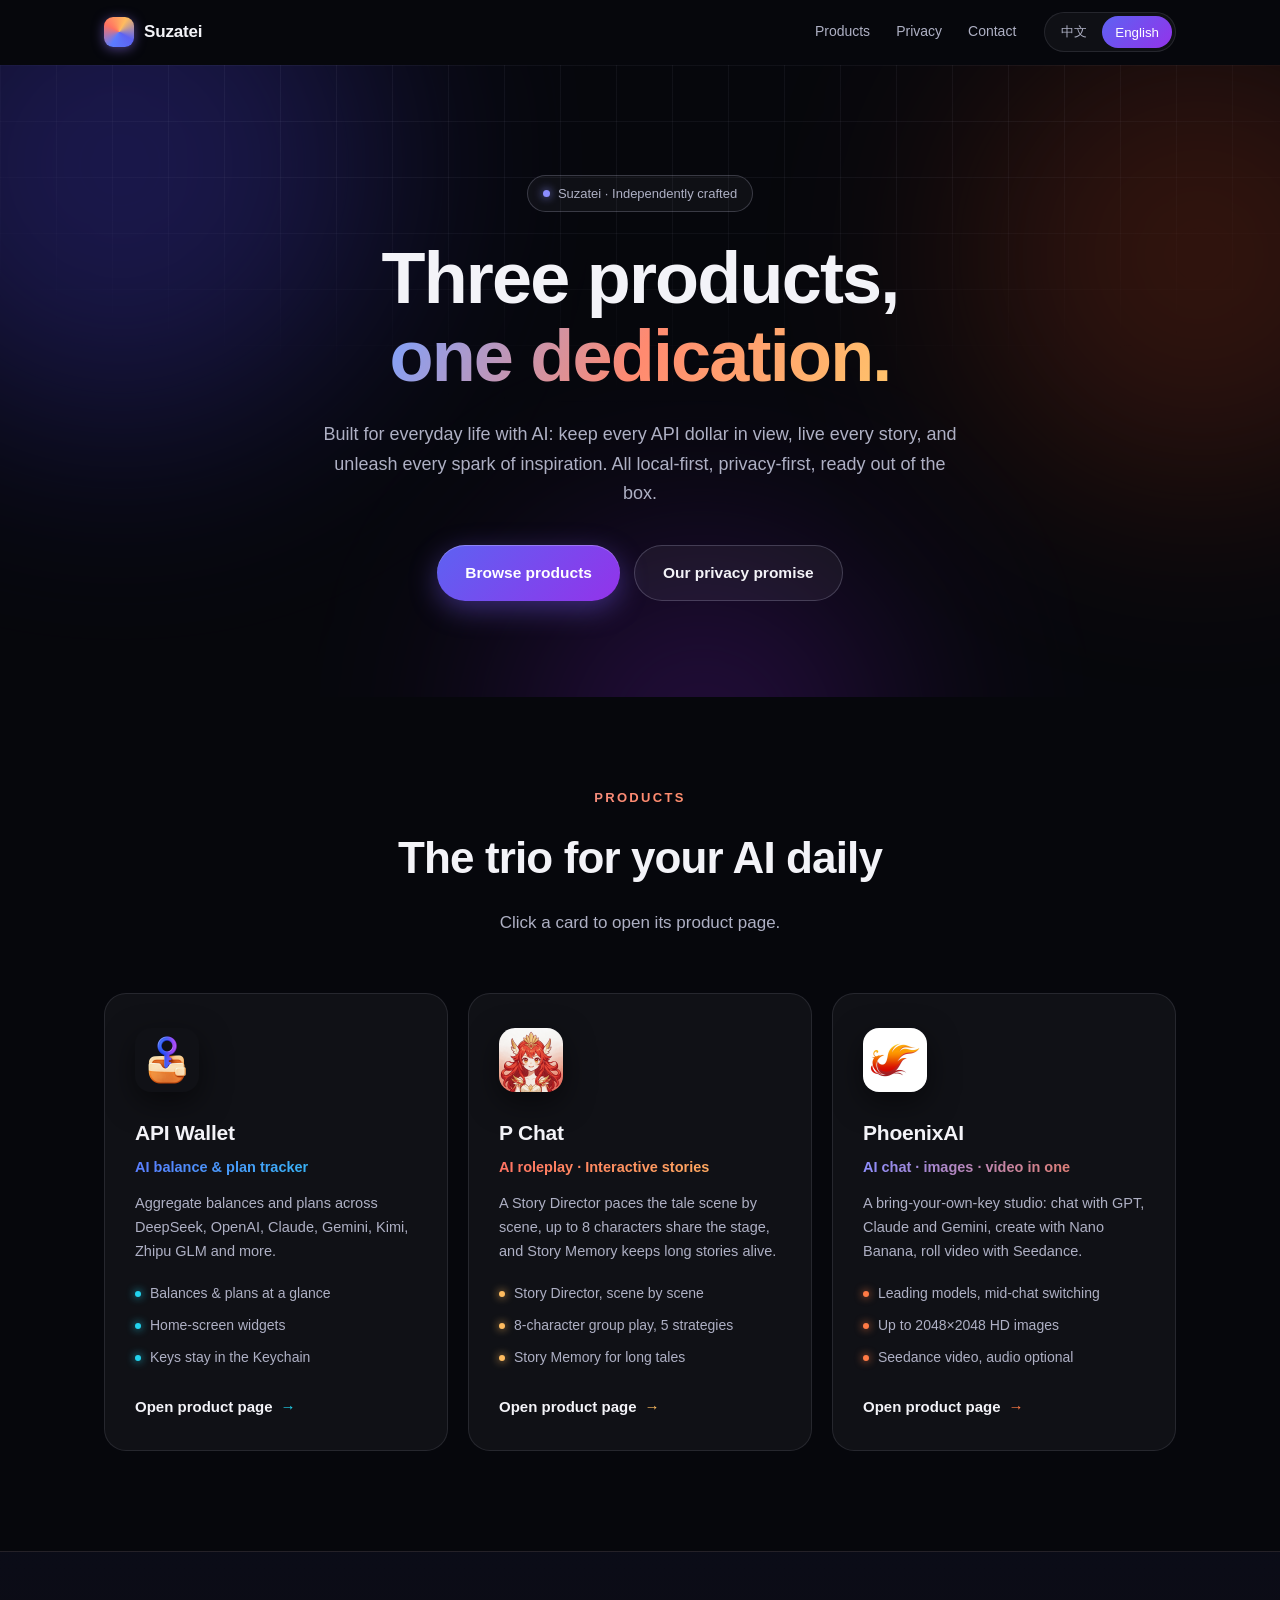
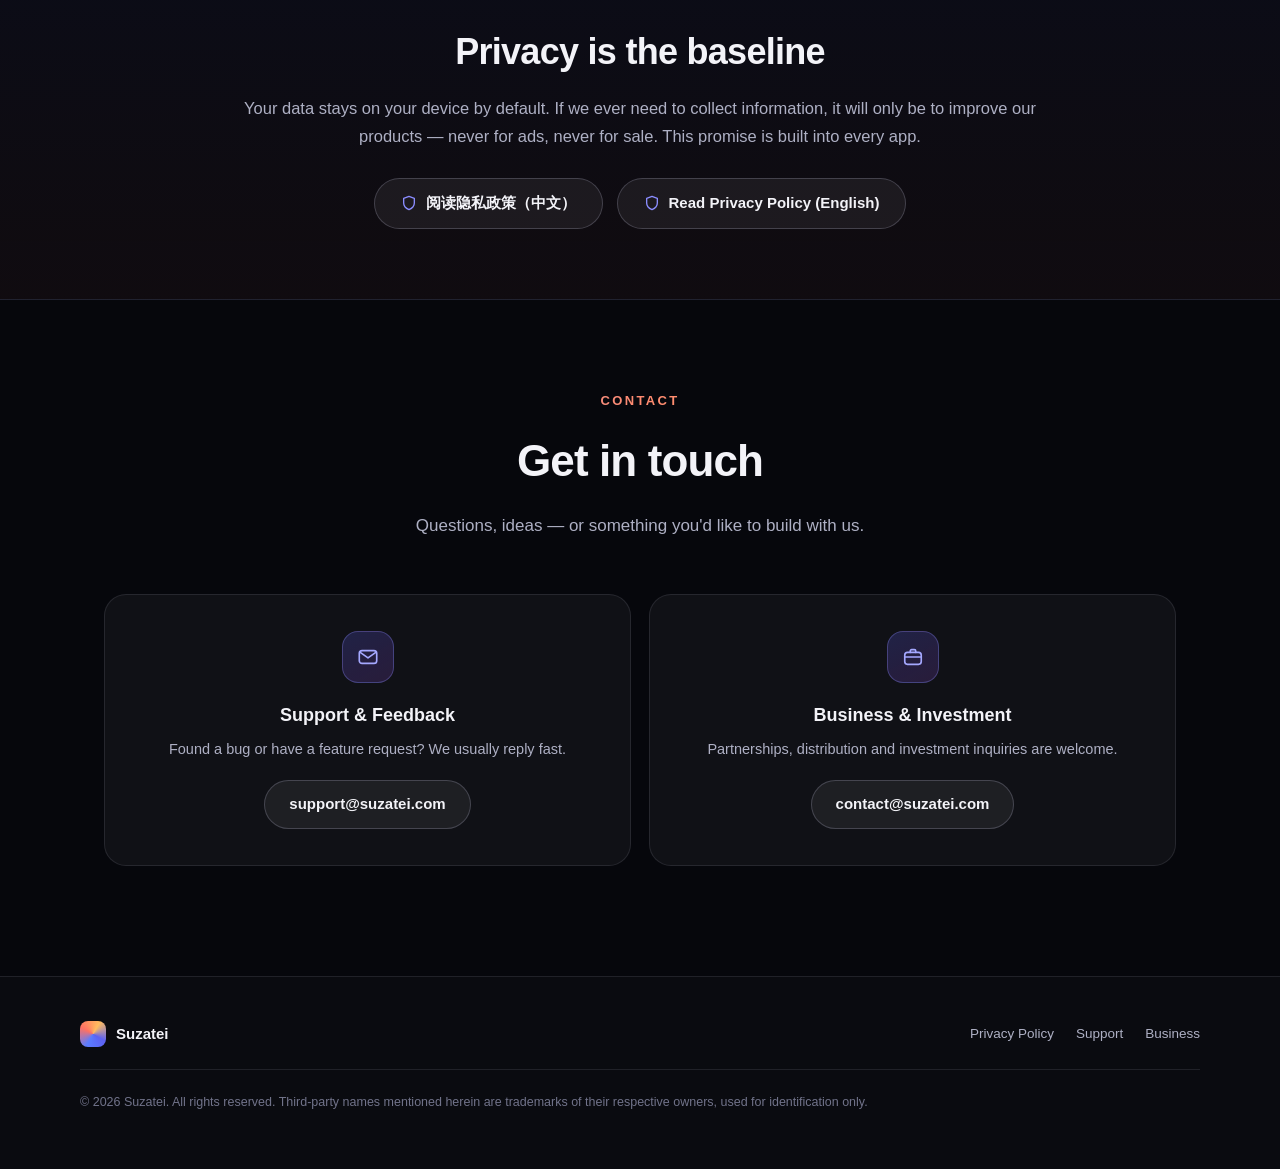
<file: index.html>
<!DOCTYPE html>
<html lang="en">
<head>
<meta charset="UTF-8">
<meta name="viewport" content="width=device-width, initial-scale=1.0">
<title>Suzatei — AI apps crafted with care</title>
<meta name="description" content="From Suzatei: API Wallet, P Chat and PhoenixAI. Track AI balances, live your stories, unleash creativity — local-first, privacy-first.">
<meta name="robots" content="all">
<meta property="og:title" content="Suzatei — AI apps crafted with care">
<meta property="og:description" content="From Suzatei: API Wallet, P Chat and PhoenixAI. Track AI balances, live your stories, unleash creativity — local-first, privacy-first.">
<meta property="og:type" content="website">
<link rel="icon" type="image/png" href="image/icon.png">
<style>
  :root {
    --bg: #06070c;
    --card: rgba(240, 240, 255, .045);
    --card-strong: rgba(240, 240, 255, .075);
    --line: rgba(225, 225, 255, .1);
    --line-strong: rgba(225, 225, 255, .2);
    --text: #f3f3f8;
    --text-2: #aeb0c4;
    --text-3: #71738a;
    --radius: 22px;
  }
  * { margin: 0; padding: 0; box-sizing: border-box; }
  html { scroll-behavior: smooth; -webkit-text-size-adjust: 100%; }
  body {
    font-family: -apple-system, BlinkMacSystemFont, "SF Pro SC", "SF Pro Text", "PingFang SC", "Helvetica Neue", "Segoe UI", sans-serif;
    background: var(--bg);
    color: var(--text);
    line-height: 1.65;
    overflow-x: hidden;
    -webkit-font-smoothing: antialiased;
  }
  ::selection { background: rgba(140, 130, 255, .35); }
  a { color: inherit; text-decoration: none; }
  img { display: block; }
  ::-webkit-scrollbar { width: 10px; }
  ::-webkit-scrollbar-thumb { background: rgba(235,235,255,.14); border-radius: 8px; }
  ::-webkit-scrollbar-track { background: transparent; }

  /* ---------- 背景氛围 ---------- */
  .orb { position: absolute; border-radius: 50%; filter: blur(110px); opacity: .42; pointer-events: none; z-index: 0; }
  .orb-1 { width: 520px; height: 520px; background: #3730a3; top: -160px; left: -140px; animation: drift 18s ease-in-out infinite alternate; }
  .orb-2 { width: 460px; height: 460px; background: #9a3412; top: -40px; right: -150px; opacity: .3; animation: drift 22s ease-in-out infinite alternate-reverse; }
  .orb-3 { width: 380px; height: 380px; background: #7e22ce; top: 480px; left: 40%; opacity: .26; animation: drift 26s ease-in-out infinite alternate; }
  @keyframes drift {
    from { transform: translate3d(0, 0, 0) scale(1); }
    to   { transform: translate3d(56px, 48px, 0) scale(1.12); }
  }
  .grid-bg {
    position: absolute; inset: 0; z-index: 0; pointer-events: none;
    background-image:
      linear-gradient(rgba(225, 225, 255, .05) 1px, transparent 1px),
      linear-gradient(90deg, rgba(225, 225, 255, .05) 1px, transparent 1px);
    background-size: 56px 56px;
    -webkit-mask-image: radial-gradient(ellipse 90% 70% at 50% 0%, #000 35%, transparent 78%);
            mask-image: radial-gradient(ellipse 90% 70% at 50% 0%, #000 35%, transparent 78%);
  }
  .hero-wrap { position: relative; overflow: hidden; }

  /* ---------- 导航 ---------- */
  nav { position: sticky; top: 0; z-index: 50; transition: background .3s, border-color .3s; border-bottom: 1px solid transparent; }
  nav.scrolled {
    background: rgba(6, 7, 12, .72);
    -webkit-backdrop-filter: saturate(160%) blur(18px);
    backdrop-filter: saturate(160%) blur(18px);
    border-bottom-color: var(--line);
  }
  .nav-inner { max-width: 1120px; margin: 0 auto; padding: 0 24px; height: 64px; display: flex; align-items: center; gap: 28px; }
  .brand { display: flex; align-items: center; gap: 10px; font-weight: 700; font-size: 17px; letter-spacing: -.01em; }
  .brand .mark {
    width: 30px; height: 30px; border-radius: 9px;
    background: conic-gradient(from 210deg, #5b7cff, #ff7162, #ffbc5f, #5d62f2, #5b7cff);
    box-shadow: 0 2px 12px rgba(150, 120, 255, .5);
  }
  .nav-links { display: flex; gap: 26px; margin-left: auto; }
  .nav-links a { font-size: 14px; color: var(--text-2); transition: color .2s; }
  .nav-links a:hover { color: var(--text); }
  .lang-switch { display: flex; gap: 2px; padding: 3px; border: 1px solid var(--line); border-radius: 999px; background: rgba(255,255,255,.04); }
  .lang-btn {
    border: 0; background: transparent; color: var(--text-2);
    font: 600 12.5px/1 inherit; font-family: inherit;
    padding: 7px 13px; border-radius: 999px; cursor: pointer;
    transition: color .2s, background .2s;
  }
  .lang-btn:hover { color: var(--text); }
  .lang-btn.active { background: linear-gradient(135deg, #5d62f2, #9333ea); color: #fff; }

  /* ---------- Hero ---------- */
  .hero {
    position: relative; z-index: 1;
    max-width: 860px; margin: 0 auto; padding: 110px 24px 96px;
    text-align: center;
  }
  .badge {
    display: inline-flex; align-items: center; gap: 8px;
    font-size: 13px; font-weight: 500; color: var(--text-2);
    border: 1px solid var(--line-strong); border-radius: 999px;
    padding: 7px 15px; background: rgba(255,255,255,.04);
    margin-bottom: 28px;
  }
  .badge .dot { width: 7px; height: 7px; border-radius: 50%; background: #8b8dff; box-shadow: 0 0 10px #8b8dff; animation: pulse 2.2s ease-in-out infinite; }
  @keyframes pulse { 0%,100% { opacity: 1; } 50% { opacity: .35; } }
  h1 { font-size: clamp(40px, 6.4vw, 72px); line-height: 1.08; font-weight: 800; letter-spacing: -.025em; }
  h1 .grad {
    background: linear-gradient(115deg, #7da2ff, #ff8a70 50%, #ffc46b);
    -webkit-background-clip: text; background-clip: text;
    -webkit-text-fill-color: transparent; color: transparent;
  }
  .hero-desc { margin: 24px auto 0; font-size: 18px; color: var(--text-2); max-width: 36em; }
  .hero-cta { margin-top: 36px; display: flex; gap: 14px; justify-content: center; flex-wrap: wrap; }
  .btn {
    display: inline-flex; align-items: center; gap: 10px;
    padding: 14px 28px; border-radius: 999px;
    font-size: 15.5px; font-weight: 600; font-family: inherit;
    cursor: pointer; border: 0; transition: transform .2s, box-shadow .2s, background .2s;
  }
  .btn-primary {
    background: linear-gradient(135deg, #5d62f2, #9333ea); color: #fff;
    box-shadow: 0 8px 28px rgba(120, 90, 245, .42), inset 0 1px 0 rgba(255,255,255,.25);
  }
  .btn-primary:hover { transform: translateY(-2px); box-shadow: 0 12px 34px rgba(120, 90, 245, .55); }
  .btn-ghost { background: rgba(255,255,255,.05); color: var(--text); border: 1px solid var(--line-strong); }
  .btn-ghost:hover { transform: translateY(-2px); background: rgba(255,255,255,.09); }

  /* ---------- 产品卡片 ---------- */
  section.block { max-width: 1120px; margin: 0 auto; padding: 90px 24px 0; position: relative; z-index: 1; }
  .eyebrow {
    display: block; text-align: center; font-size: 13px; font-weight: 700;
    letter-spacing: .18em; text-transform: uppercase; margin-bottom: 14px;
    background: linear-gradient(115deg, #7da2ff, #ff8a70 50%, #ffc46b);
    -webkit-background-clip: text; background-clip: text;
    -webkit-text-fill-color: transparent; color: transparent;
  }
  h2.title { text-align: center; font-size: clamp(30px, 4vw, 44px); font-weight: 800; letter-spacing: -.02em; }
  p.subtitle { text-align: center; color: var(--text-2); font-size: 17px; margin: 14px auto 0; max-width: 40em; }

  .apps { margin-top: 56px; display: grid; gap: 20px; grid-template-columns: repeat(3, 1fr); }
  .app-card {
    --c1: #5b7cff; --c2: #8b5cf6;
    position: relative; display: flex; flex-direction: column;
    background: var(--card); border: 1px solid var(--line); border-radius: var(--radius);
    padding: 34px 30px 30px; overflow: hidden;
    transition: transform .3s, border-color .3s, background .3s, box-shadow .3s;
  }
  .app-card::before {
    content: ""; position: absolute; inset: 0; opacity: 0; transition: opacity .3s;
    background: radial-gradient(420px 200px at 50% -10%, color-mix(in srgb, var(--c1) 22%, transparent), transparent 72%);
  }
  .app-card:hover {
    transform: translateY(-8px);
    border-color: color-mix(in srgb, var(--c1) 55%, transparent);
    background: var(--card-strong);
    box-shadow: 0 22px 50px color-mix(in srgb, var(--c1) 22%, rgba(0,0,0,.4));
  }
  .app-card:hover::before { opacity: 1; }
  .app-card.wallet { --c1: #5b7cff; --c2: #22d3ee; }
  .app-card.pchat  { --c1: #ff7162; --c2: #ffbc5f; }
  .app-card.phoenix { --c1: #8b8dff; --c2: #ff7a45; }
  .app-icon {
    width: 64px; height: 64px; border-radius: 16px;
    box-shadow: 0 10px 30px rgba(0,0,0,.5);
    animation: floaty 6.5s ease-in-out infinite;
  }
  @keyframes floaty { 0%,100% { transform: translateY(0); } 50% { transform: translateY(-8px); } }
  .app-card h3 { margin-top: 24px; font-size: 21px; font-weight: 800; letter-spacing: -.01em; }
  .app-card .tag {
    margin-top: 6px; font-size: 14.5px; font-weight: 600;
    background: linear-gradient(115deg, var(--c1), var(--c2));
    -webkit-background-clip: text; background-clip: text;
    -webkit-text-fill-color: transparent; color: transparent;
  }
  .app-card .desc { margin-top: 12px; font-size: 14.5px; color: var(--text-2); }
  .app-card ul { margin-top: 18px; display: grid; gap: 9px; list-style: none; }
  .app-card li { display: flex; align-items: center; gap: 9px; font-size: 14px; color: var(--text-2); }
  .app-card li i {
    width: 6px; height: 6px; border-radius: 50%; flex: 0 0 auto;
    background: var(--c2); box-shadow: 0 0 8px var(--c2);
  }
  .app-card .cta {
    margin-top: auto; padding-top: 26px;
    display: inline-flex; align-items: center; gap: 8px;
    font-size: 15px; font-weight: 700; color: var(--text);
  }
  .app-card .cta .arr { transition: transform .25s; color: var(--c2); }
  .app-card:hover .cta .arr { transform: translateX(6px); }

  /* ---------- 隐私带 ---------- */
  .privacy-band { margin-top: 100px; border-top: 1px solid var(--line); border-bottom: 1px solid var(--line); background: linear-gradient(180deg, rgba(93,98,242,.05), rgba(255,113,98,.04)); position: relative; z-index: 1; }
  .privacy-inner { max-width: 860px; margin: 0 auto; padding: 70px 24px; text-align: center; }
  .privacy-inner h2 { font-size: clamp(26px, 3.4vw, 36px); font-weight: 800; letter-spacing: -.02em; }
  .privacy-inner .desc { margin-top: 14px; color: var(--text-2); font-size: 16.5px; }
  .privacy-btns { margin-top: 28px; display: flex; gap: 14px; justify-content: center; flex-wrap: wrap; }
  .p-btn {
    display: inline-flex; align-items: center; gap: 9px;
    padding: 12px 26px; border-radius: 999px; font-size: 15px; font-weight: 600;
    background: rgba(255,255,255,.06); border: 1px solid var(--line-strong);
    transition: background .2s, border-color .2s, transform .2s;
  }
  .p-btn:hover { transform: translateY(-2px); background: rgba(255,255,255,.1); border-color: rgba(139,141,255,.5); }
  .p-btn svg { color: #8b8dff; }

  /* ---------- 联系 ---------- */
  .contact-grid { margin-top: 54px; display: grid; grid-template-columns: 1fr 1fr; gap: 18px; }
  .contact-card {
    background: var(--card); border: 1px solid var(--line); border-radius: var(--radius);
    padding: 36px 32px; text-align: center;
    transition: transform .3s, border-color .3s;
  }
  .contact-card:hover { transform: translateY(-6px); border-color: rgba(139,141,255,.42); }
  .contact-card .ic {
    width: 52px; height: 52px; margin: 0 auto; border-radius: 16px;
    display: flex; align-items: center; justify-content: center;
    background: linear-gradient(150deg, rgba(93,98,242,.22), rgba(168,85,247,.16));
    border: 1px solid rgba(139,141,255,.32); color: #a5a8ff;
  }
  .contact-card h3 { margin-top: 18px; font-size: 18px; font-weight: 700; }
  .contact-card p { margin-top: 8px; font-size: 14.5px; color: var(--text-2); }
  .contact-card a.mail {
    display: inline-block; margin-top: 18px; font-weight: 600; font-size: 15px;
    padding: 11px 24px; border-radius: 999px;
    background: rgba(255,255,255,.06); border: 1px solid var(--line-strong);
    transition: background .2s, border-color .2s;
  }
  .contact-card a.mail:hover { background: rgba(255,255,255,.1); border-color: rgba(139,141,255,.5); }

  /* ---------- 页脚 ---------- */
  footer { margin-top: 110px; border-top: 1px solid var(--line); padding: 44px 24px 56px; background: rgba(255,255,255,.015); position: relative; z-index: 1; }
  .foot-inner { max-width: 1120px; margin: 0 auto; display: flex; flex-wrap: wrap; gap: 18px; align-items: center; justify-content: space-between; }
  .foot-brand { display: flex; align-items: center; gap: 10px; font-weight: 700; font-size: 15px; }
  .foot-brand .mark { width: 26px; height: 26px; border-radius: 8px; background: conic-gradient(from 210deg, #5b7cff, #ff7162, #ffbc5f, #5d62f2, #5b7cff); }
  .foot-links { display: flex; gap: 22px; font-size: 13.5px; color: var(--text-2); }
  .foot-links a:hover { color: var(--text); }
  .foot-note { margin-top: 22px; padding-top: 22px; border-top: 1px solid var(--line); font-size: 12.5px; color: var(--text-3); max-width: 1120px; margin-left: auto; margin-right: auto; }

  /* ---------- 滚动进场 ---------- */
  .reveal { opacity: 0; transform: translateY(28px); transition: opacity .75s cubic-bezier(.22,.8,.3,1), transform .75s cubic-bezier(.22,.8,.3,1); transition-delay: var(--d, 0s); }
  .reveal.in { opacity: 1; transform: none; }

  @media (prefers-reduced-motion: reduce) {
    *, *::before, *::after { animation: none !important; transition: none !important; }
    html { scroll-behavior: auto; }
    .reveal { opacity: 1; transform: none; }
  }

  @media (max-width: 980px) {
    .apps { grid-template-columns: 1fr; max-width: 560px; margin-left: auto; margin-right: auto; }
  }
  @media (max-width: 640px) {
    .nav-links { display: none; }
    .nav-inner { height: 58px; }
    .hero { padding: 64px 20px 72px; }
    .contact-grid { grid-template-columns: 1fr; }
    .section-pad { padding-top: 72px !important; }
  }
</style>
</head>
<body>

<nav id="nav">
  <div class="nav-inner">
    <a class="brand" href="#top"><span class="mark"></span><span>Suzatei</span></a>
    <div class="nav-links">
      <a href="#products" data-i18n="nav.products">Products</a>
      <a href="#privacy" data-i18n="nav.privacy">Privacy</a>
      <a href="#contact" data-i18n="nav.contact">Contact</a>
    </div>
    <div class="lang-switch" id="lang-switch" aria-label="Language"></div>
  </div>
</nav>

<div class="hero-wrap" id="top">
  <div class="orb orb-1"></div>
  <div class="orb orb-2"></div>
  <div class="orb orb-3"></div>
  <div class="grid-bg"></div>

  <header class="hero">
    <span class="badge reveal"><span class="dot"></span><span data-i18n="hero.badge">Suzatei · Independently crafted</span></span>
    <h1 class="reveal" style="--d:.06s">
      <span data-i18n="hero.title1">Three products,</span><br>
      <span class="grad" data-i18n="hero.title2">one dedication.</span>
    </h1>
    <p class="hero-desc reveal" style="--d:.12s" data-i18n="hero.desc">Built for everyday life with AI: keep every API dollar in view, live every story, and unleash every spark of inspiration. All local-first, privacy-first, ready out of the box.</p>
    <div class="hero-cta reveal" style="--d:.18s">
      <a class="btn btn-primary" href="#products" data-i18n="cta.products">Browse products</a>
      <a class="btn btn-ghost" href="#privacy" data-i18n="cta.privacy">Our privacy promise</a>
    </div>
  </header>
</div>

<section class="block section-pad" id="products">
  <span class="eyebrow reveal" data-i18n="apps.eyebrow">PRODUCTS</span>
  <h2 class="title reveal" style="--d:.05s" data-i18n="apps.title">The trio for your AI daily</h2>
  <p class="subtitle reveal" style="--d:.1s" data-i18n="apps.sub">Click a card to open its product page.</p>

  <div class="apps">
    <a class="app-card wallet reveal" style="--d:.0s" href="API-Wallet/">
      <img class="app-icon" src="image/wallet-icon.png" alt="API Wallet" width="64" height="64">
      <h3 data-i18n="card.wallet.name">API Wallet</h3>
      <span class="tag" data-i18n="card.wallet.tag">AI balance & plan tracker</span>
      <p class="desc" data-i18n="card.wallet.desc">Aggregate balances and plans across DeepSeek, OpenAI, Claude, Gemini, Kimi, Zhipu GLM and more.</p>
      <ul>
        <li><i></i><span data-i18n="card.wallet.c1">Balances & plans at a glance</span></li>
        <li><i></i><span data-i18n="card.wallet.c2">Home-screen widgets</span></li>
        <li><i></i><span data-i18n="card.wallet.c3">Keys stay in the Keychain</span></li>
      </ul>
      <span class="cta"><span data-i18n="card.cta">Open product page</span><span class="arr">→</span></span>
    </a>

    <a class="app-card pchat reveal" style="--d:.08s" href="P-Chat/">
      <img class="app-icon" src="image/pchat-icon.png" alt="P Chat" width="64" height="64">
      <h3 data-i18n="card.pchat.name">P Chat</h3>
      <span class="tag" data-i18n="card.pchat.tag">AI roleplay · Interactive stories</span>
      <p class="desc" data-i18n="card.pchat.desc">A Story Director paces the tale scene by scene, up to 8 characters share the stage, and Story Memory keeps long stories alive.</p>
      <ul>
        <li><i></i><span data-i18n="card.pchat.c1">Story Director, scene by scene</span></li>
        <li><i></i><span data-i18n="card.pchat.c2">8-character group play, 5 strategies</span></li>
        <li><i></i><span data-i18n="card.pchat.c3">Story Memory for long tales</span></li>
      </ul>
      <span class="cta"><span data-i18n="card.cta">Open product page</span><span class="arr">→</span></span>
    </a>

    <a class="app-card phoenix reveal" style="--d:.16s" href="PhoenixAI/">
      <img class="app-icon" src="image/phoenix-icon.png" alt="PhoenixAI" width="64" height="64">
      <h3 data-i18n="card.phoenix.name">PhoenixAI</h3>
      <span class="tag" data-i18n="card.phoenix.tag">AI chat · images · video in one</span>
      <p class="desc" data-i18n="card.phoenix.desc">A bring-your-own-key studio: chat with GPT, Claude and Gemini, create with Nano Banana, roll video with Seedance.</p>
      <ul>
        <li><i></i><span data-i18n="card.phoenix.c1">Leading models, mid-chat switching</span></li>
        <li><i></i><span data-i18n="card.phoenix.c2">Up to 2048×2048 HD images</span></li>
        <li><i></i><span data-i18n="card.phoenix.c3">Seedance video, audio optional</span></li>
      </ul>
      <span class="cta"><span data-i18n="card.cta">Open product page</span><span class="arr">→</span></span>
    </a>
  </div>
</section>

<div class="privacy-band" id="privacy">
  <div class="privacy-inner">
    <h2 class="reveal" data-i18n="privacy.title">Privacy is the baseline</h2>
    <p class="desc reveal" style="--d:.06s" data-i18n="privacy.desc">Your data stays on your device by default. If we ever need to collect information, it will only be to improve our products — never for ads, never for sale. This promise is built into every app.</p>
    <div class="privacy-btns reveal" style="--d:.12s">
      <a class="p-btn" href="Privacy/privacy_zh_CN.html">
        <svg width="16" height="16" viewBox="0 0 24 24" fill="none" stroke="currentColor" stroke-width="2" stroke-linecap="round" stroke-linejoin="round"><path d="M12 22s8-3.5 8-10V5l-8-3-8 3v7c0 6.5 8 10 8 10z"/></svg>
        <span data-i18n="privacy.zh">阅读隐私政策（中文）</span>
      </a>
      <a class="p-btn" href="Privacy/privacy_en_US.html">
        <svg width="16" height="16" viewBox="0 0 24 24" fill="none" stroke="currentColor" stroke-width="2" stroke-linecap="round" stroke-linejoin="round"><path d="M12 22s8-3.5 8-10V5l-8-3-8 3v7c0 6.5 8 10 8 10z"/></svg>
        <span data-i18n="privacy.en">Read Privacy Policy (English)</span>
      </a>
    </div>
  </div>
</div>

<section class="block section-pad" id="contact">
  <span class="eyebrow reveal" data-i18n="contact.eyebrow">CONTACT</span>
  <h2 class="title reveal" style="--d:.05s" data-i18n="contact.title">Get in touch</h2>
  <p class="subtitle reveal" style="--d:.1s" data-i18n="contact.sub">Questions, ideas — or something you'd like to build with us.</p>

  <div class="contact-grid">
    <div class="contact-card reveal" style="--d:0s">
      <div class="ic"><svg width="22" height="22" viewBox="0 0 24 24" fill="none" stroke="currentColor" stroke-width="1.8" stroke-linecap="round" stroke-linejoin="round"><rect x="2.5" y="5" width="19" height="14" rx="3"/><path d="m3.5 7 8.5 6 8.5-6"/></svg></div>
      <h3 data-i18n="contact.s.title">Support & Feedback</h3>
      <p data-i18n="contact.s.desc">Found a bug or have a feature request? We usually reply fast.</p>
      <a class="mail" href="mailto:support@suzatei.com">support@suzatei.com</a>
    </div>
    <div class="contact-card reveal" style="--d:.08s">
      <div class="ic"><svg width="22" height="22" viewBox="0 0 24 24" fill="none" stroke="currentColor" stroke-width="1.8" stroke-linecap="round" stroke-linejoin="round"><rect x="3" y="7" width="18" height="13" rx="3"/><path d="M9 7V5.5A1.5 1.5 0 0 1 10.5 4h3A1.5 1.5 0 0 1 15 5.5V7"/><path d="M3 12h18"/></svg></div>
      <h3 data-i18n="contact.b.title">Business & Investment</h3>
      <p data-i18n="contact.b.desc">Partnerships, distribution and investment inquiries are welcome.</p>
      <a class="mail" href="mailto:contact@suzatei.com">contact@suzatei.com</a>
    </div>
  </div>
</section>

<footer>
  <div class="foot-inner">
    <div class="foot-brand"><span class="mark"></span><span>Suzatei</span></div>
    <div class="foot-links">
      <a href="Privacy/privacy_zh_CN.html" data-i18n="footer.privacy">Privacy Policy</a>
      <a href="mailto:support@suzatei.com" data-i18n="footer.support">Support</a>
      <a href="mailto:contact@suzatei.com" data-i18n="footer.biz">Business</a>
    </div>
  </div>
  <p class="foot-note" data-i18n="footer.note">© 2026 Suzatei. All rights reserved. Third-party names mentioned herein are trademarks of their respective owners, used for identification only.</p>
</footer>

<script id="i18n-data" type="application/json">
{
  "zh_CN": {
    "meta.title": "Suzatei — 用心打磨的 AI 应用",
    "meta.desc": "Suzatei 出品：API 钱包、P Chat、PhoenixAI。管好 AI 余额、演绎你的故事、释放创作灵感——本地优先，隐私至上。",
    "nav.products": "产品",
    "nav.privacy": "隐私承诺",
    "nav.contact": "联系我们",
    "hero.badge": "Suzatei · 独立开发，用心打磨",
    "hero.title1": "三款产品，",
    "hero.title2": "一种用心。",
    "hero.desc": "围绕 AI 时代的日常打造：管好每一分 API 开销，演好每一个故事，释放每一次灵感。全部本地优先，隐私至上，打开即用。",
    "cta.products": "浏览产品",
    "cta.privacy": "我们的隐私承诺",
    "apps.eyebrow": "产品",
    "apps.title": "为 AI 日常准备的三件套",
    "apps.sub": "点击卡片进入各产品介绍页。",
    "card.wallet.name": "API 钱包",
    "card.wallet.tag": "AI 余额与套餐聚合管家",
    "card.wallet.desc": "聚合管理 DeepSeek、OpenAI、Claude、Gemini、Kimi、智谱 GLM 等服务的余额与订阅套餐。",
    "card.wallet.c1": "余额套餐，一目了然",
    "card.wallet.c2": "桌面小组件常驻显示",
    "card.wallet.c3": "密钥仅存钥匙串",
    "card.pchat.name": "P Chat",
    "card.pchat.tag": "AI 角色扮演 · 互动故事",
    "card.pchat.desc": "故事导演逐幕编排，最多 8 位角色同台演绎，剧情记忆让长篇故事绵延不断。",
    "card.pchat.c1": "故事导演，逐幕推进",
    "card.pchat.c2": "8 人群聊，五种发言策略",
    "card.pchat.c3": "剧情记忆，长篇不断片",
    "card.phoenix.name": "PhoenixAI",
    "card.phoenix.tag": "AI 对话 · 生图 · 生视频三合一",
    "card.phoenix.desc": "自带 API Key 的工作台：GPT、Claude、Gemini 随心聊，Nano Banana 出图，Seedance 生成视频。",
    "card.phoenix.c1": "主流模型，会话内切换",
    "card.phoenix.c2": "最高 2048×2048 高清出图",
    "card.phoenix.c3": "Seedance 视频，可含声音",
    "card.cta": "进入产品页",
    "privacy.title": "隐私，是产品的底线",
    "privacy.desc": "你的数据默认只存在你的设备上。如果未来需要收集信息，也仅用于改进产品质量，绝不用于广告或出售。这份承诺，写进了每一款产品。",
    "privacy.zh": "阅读隐私政策（中文）",
    "privacy.en": "Read Privacy Policy (English)",
    "contact.eyebrow": "联系",
    "contact.title": "联系我们",
    "contact.sub": "疑问、提议，或者想和我们一起做点事。",
    "contact.s.title": "技术支持与建议",
    "contact.s.desc": "遇到问题或有功能建议，我们会尽快回复。",
    "contact.b.title": "合作与投资",
    "contact.b.desc": "商务合作、渠道洽谈与投资事宜，欢迎来信。",
    "footer.privacy": "隐私政策",
    "footer.support": "技术支持",
    "footer.biz": "商务合作",
    "footer.note": "© 2026 Suzatei. 保留所有权利。文中提及的第三方名称与其各自所有者所有，仅用于说明。"
  },
  "en_US": {
    "meta.title": "Suzatei — AI apps crafted with care",
    "meta.desc": "From Suzatei: API Wallet, P Chat and PhoenixAI. Track AI balances, live your stories, unleash creativity — local-first, privacy-first.",
    "nav.products": "Products",
    "nav.privacy": "Privacy",
    "nav.contact": "Contact",
    "hero.badge": "Suzatei · Independently crafted",
    "hero.title1": "Three products,",
    "hero.title2": "one dedication.",
    "hero.desc": "Built for everyday life with AI: keep every API dollar in view, live every story, and unleash every spark of inspiration. All local-first, privacy-first, ready out of the box.",
    "cta.products": "Browse products",
    "cta.privacy": "Our privacy promise",
    "apps.eyebrow": "PRODUCTS",
    "apps.title": "The trio for your AI daily",
    "apps.sub": "Click a card to open its product page.",
    "card.wallet.name": "API Wallet",
    "card.wallet.tag": "AI balance & plan tracker",
    "card.wallet.desc": "Aggregate balances and plans across DeepSeek, OpenAI, Claude, Gemini, Kimi, Zhipu GLM and more.",
    "card.wallet.c1": "Balances & plans at a glance",
    "card.wallet.c2": "Home-screen widgets",
    "card.wallet.c3": "Keys stay in the Keychain",
    "card.pchat.name": "P Chat",
    "card.pchat.tag": "AI roleplay · Interactive stories",
    "card.pchat.desc": "A Story Director paces the tale scene by scene, up to 8 characters share the stage, and Story Memory keeps long stories alive.",
    "card.pchat.c1": "Story Director, scene by scene",
    "card.pchat.c2": "8-character group play, 5 strategies",
    "card.pchat.c3": "Story Memory for long tales",
    "card.phoenix.name": "PhoenixAI",
    "card.phoenix.tag": "AI chat · images · video in one",
    "card.phoenix.desc": "A bring-your-own-key studio: chat with GPT, Claude and Gemini, create with Nano Banana, roll video with Seedance.",
    "card.phoenix.c1": "Leading models, mid-chat switching",
    "card.phoenix.c2": "Up to 2048×2048 HD images",
    "card.phoenix.c3": "Seedance video, audio optional",
    "card.cta": "Open product page",
    "privacy.title": "Privacy is the baseline",
    "privacy.desc": "Your data stays on your device by default. If we ever need to collect information, it will only be to improve our products — never for ads, never for sale. This promise is built into every app.",
    "privacy.zh": "阅读隐私政策（中文）",
    "privacy.en": "Read Privacy Policy (English)",
    "contact.eyebrow": "CONTACT",
    "contact.title": "Get in touch",
    "contact.sub": "Questions, ideas — or something you'd like to build with us.",
    "contact.s.title": "Support & Feedback",
    "contact.s.desc": "Found a bug or have a feature request? We usually reply fast.",
    "contact.b.title": "Business & Investment",
    "contact.b.desc": "Partnerships, distribution and investment inquiries are welcome.",
    "footer.privacy": "Privacy Policy",
    "footer.support": "Support",
    "footer.biz": "Business",
    "footer.note": "© 2026 Suzatei. All rights reserved. Third-party names mentioned herein are trademarks of their respective owners, used for identification only."
  }
}
</script>

<script>
/* =====================================================================
 * Suzatei 产品总览页脚本
 * —— 多语言：默认 zh_CN / en_US（上方 JSON），运行时拉取 i18n/locales.csv
 *    覆盖；CSV 新增语言列会自动出现在切换器。
 * ===================================================================== */
(function () {
  "use strict";

  var I18N = JSON.parse(document.getElementById("i18n-data").textContent);
  var LANG_NAMES = { zh_CN: "中文", en_US: "English" };
  var locales = JSON.parse(JSON.stringify(I18N));
  var LANG_KEY = "suzatei.hub.lang";
  var lang = detectLang();

  function detectLang() {
    try {
      var saved = localStorage.getItem(LANG_KEY);
      if (saved && I18N[saved]) return saved;
    } catch (e) {}
    return "en_US"; // 默认英文；用户手动切换后记忆在本地
  }
  function t(key) {
    var d = locales[lang] || {};
    return d[key] != null ? d[key]
      : (locales.en_US && locales.en_US[key]) != null ? locales.en_US[key]
      : (locales.zh_CN && locales.zh_CN[key]) != null ? locales.zh_CN[key]
      : "";
  }
  function applyI18n() {
    document.documentElement.lang = lang === "zh_CN" ? "zh-CN" : "en-US";
    document.title = t("meta.title");
    var md = document.querySelector('meta[name="description"]');
    if (md) md.setAttribute("content", t("meta.desc"));
    document.querySelectorAll("[data-i18n]").forEach(function (el) {
      el.textContent = t(el.getAttribute("data-i18n"));
    });
    buildLangSwitcher();
  }
  function buildLangSwitcher() {
    var sw = document.getElementById("lang-switch");
    if (!sw) return;
    sw.innerHTML = "";
    Object.keys(locales).forEach(function (code) {
      var b = document.createElement("button");
      b.type = "button";
      b.className = "lang-btn" + (code === lang ? " active" : "");
      b.textContent = LANG_NAMES[code] || code;
      b.addEventListener("click", function () {
        lang = code;
        try { localStorage.setItem(LANG_KEY, code); } catch (e) {}
        applyI18n();
      });
      sw.appendChild(b);
    });
  }

  function parseCSV(text) {
    var rows = [], row = [], field = "", inQ = false, i, c;
    for (i = 0; i < text.length; i++) {
      c = text[i];
      if (inQ) {
        if (c === '"') {
          if (text[i + 1] === '"') { field += '"'; i++; }
          else inQ = false;
        } else field += c;
      } else if (c === '"') inQ = true;
      else if (c === ",") { row.push(field); field = ""; }
      else if (c === "\n" || c === "\r") {
        if (c === "\r" && text[i + 1] === "\n") i++;
        row.push(field); field = "";
        if (row.length > 1 || row[0].trim() !== "") rows.push(row);
        row = [];
      } else field += c;
    }
    if (field !== "" || row.length) { row.push(field); rows.push(row); }
    return rows;
  }
  fetch("i18n/locales.csv", { cache: "no-store" })
    .then(function (r) { if (!r.ok) throw new Error("no csv"); return r.text(); })
    .then(function (text) {
      var rows = parseCSV(text);
      if (rows.length < 2) return;
      var header = rows[0].map(function (h) { return h.trim(); });
      var keyIdx = header.indexOf("key");
      if (keyIdx < 0) return;
      var cols = [];
      header.forEach(function (h, i) {
        if (i !== keyIdx && /^[a-z]{2,3}([-_][A-Za-z0-9]{2,8})*$/.test(h)) cols.push([i, h]);
      });
      cols.forEach(function (p) { if (!locales[p[1]]) locales[p[1]] = {}; });
      rows.slice(1).forEach(function (r) {
        var k = (r[keyIdx] || "").trim();
        if (!k) return;
        cols.forEach(function (p) {
          if (r[p[0]] !== undefined && r[p[0]].trim() !== "") locales[p[1]][k] = r[p[0]];
        });
      });
      if (!locales[lang]) lang = detectLang();
      applyI18n();
    })
    .catch(function () {});

  var io = new IntersectionObserver(function (entries) {
    entries.forEach(function (en) {
      if (en.isIntersecting) { en.target.classList.add("in"); io.unobserve(en.target); }
    });
  }, { threshold: 0.12, rootMargin: "0px 0px -40px 0px" });
  document.querySelectorAll(".reveal").forEach(function (el) { io.observe(el); });

  var nav = document.getElementById("nav");
  function onScroll() {
    if (window.scrollY > 8) nav.classList.add("scrolled");
    else nav.classList.remove("scrolled");
  }
  window.addEventListener("scroll", onScroll, { passive: true });
  onScroll();

  applyI18n();
})();
</script>
</body>
</html>
</file>
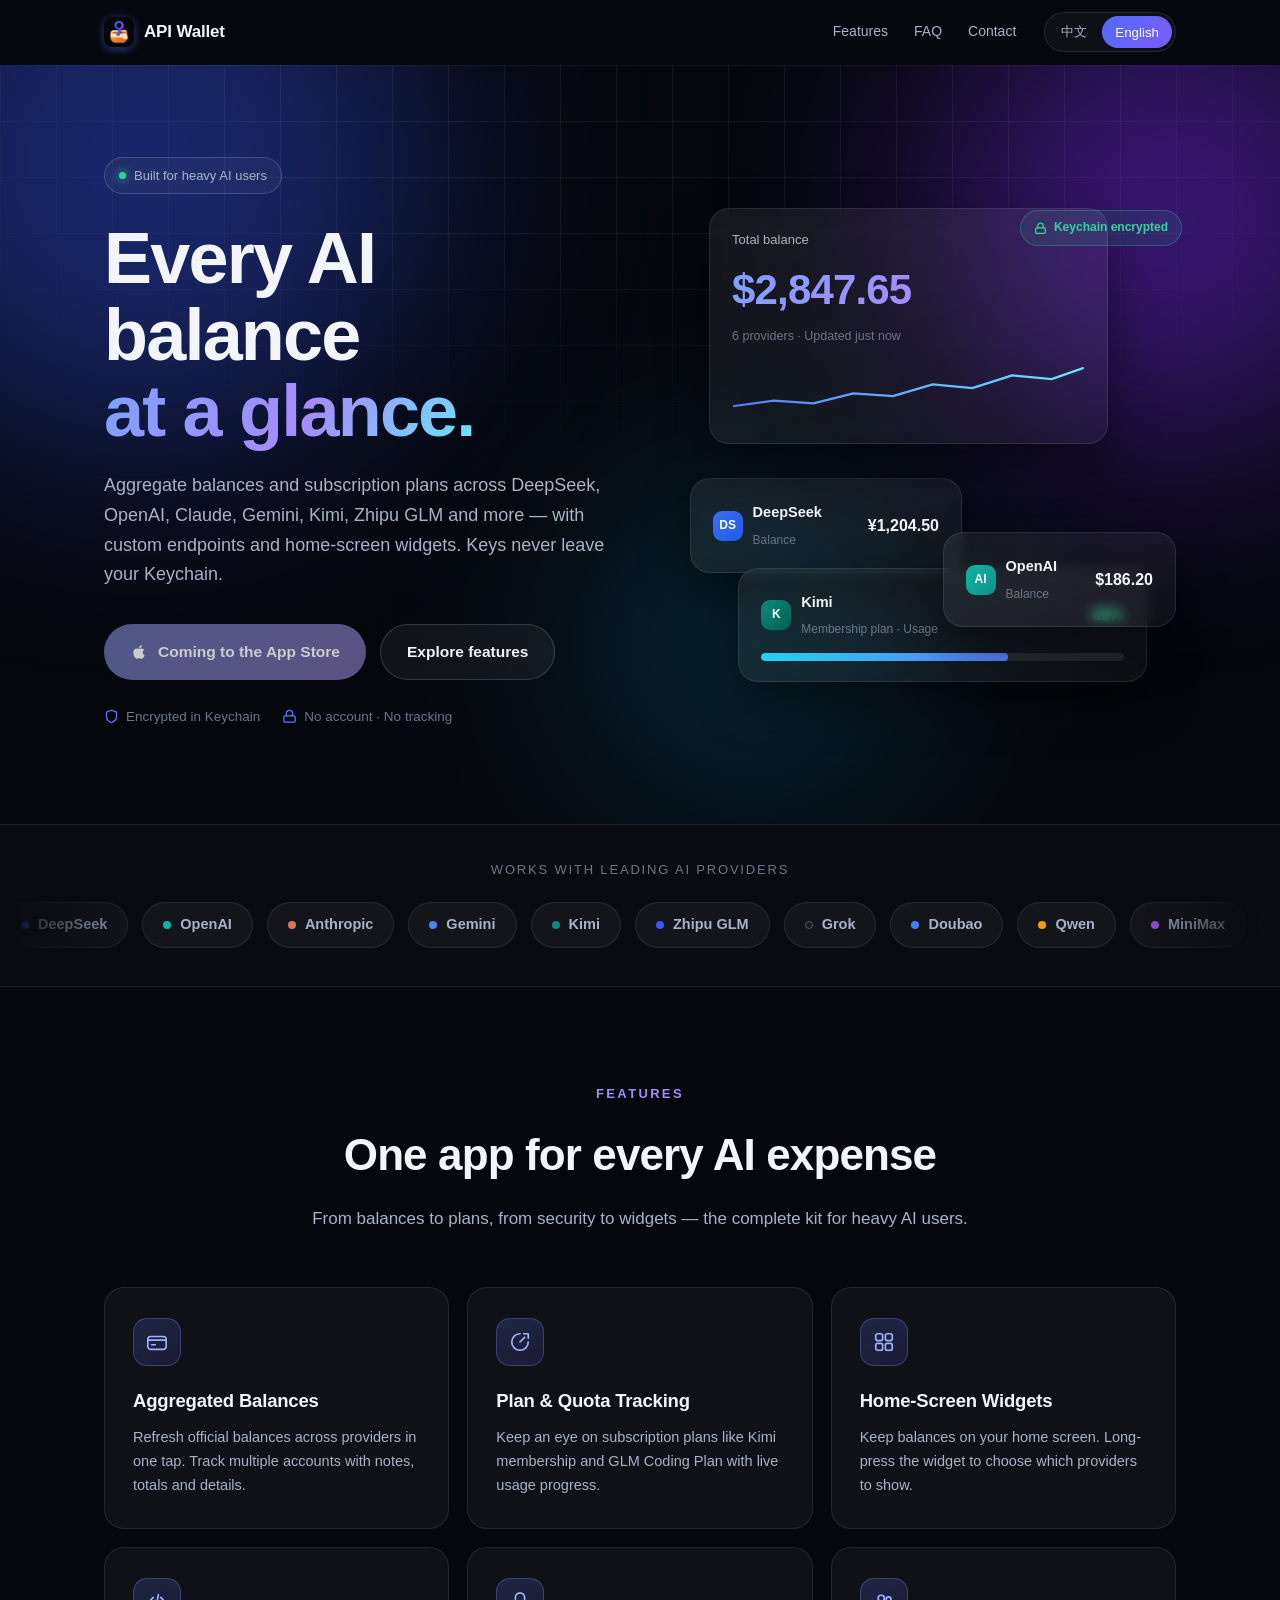
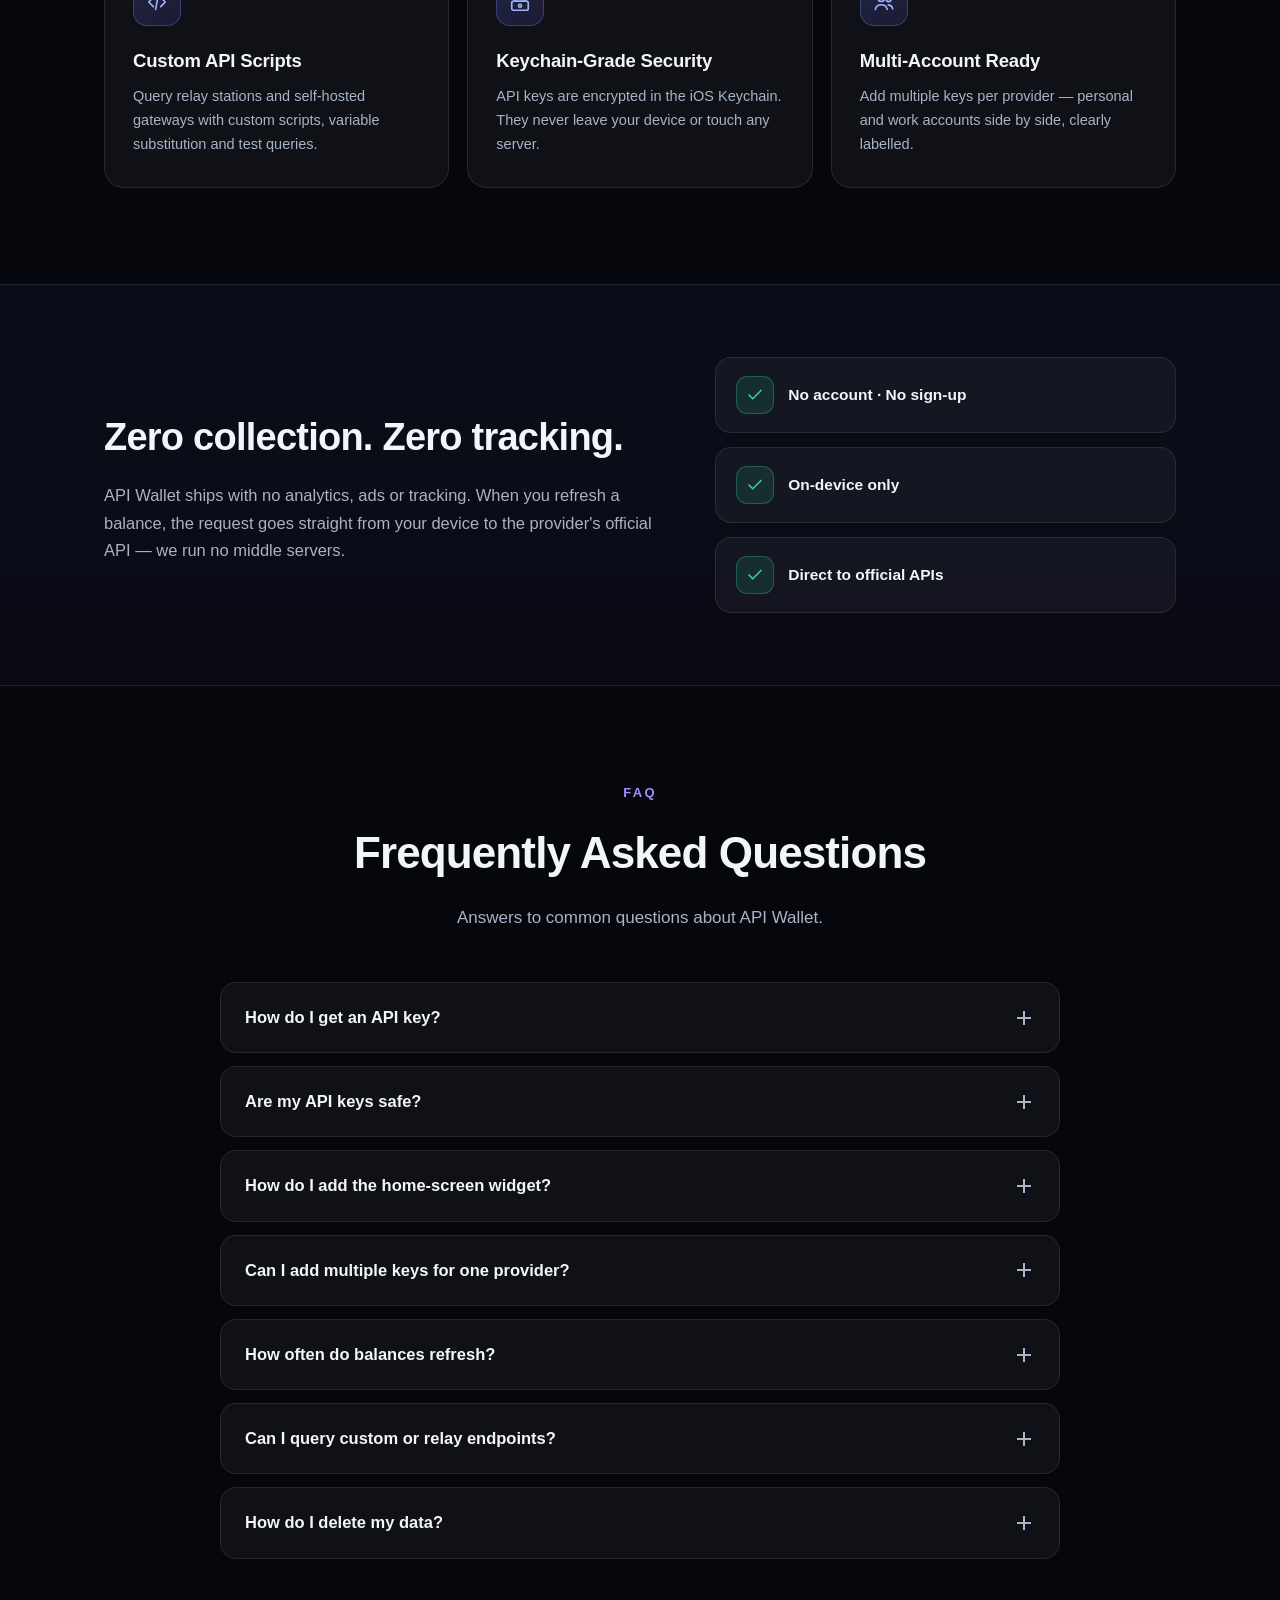
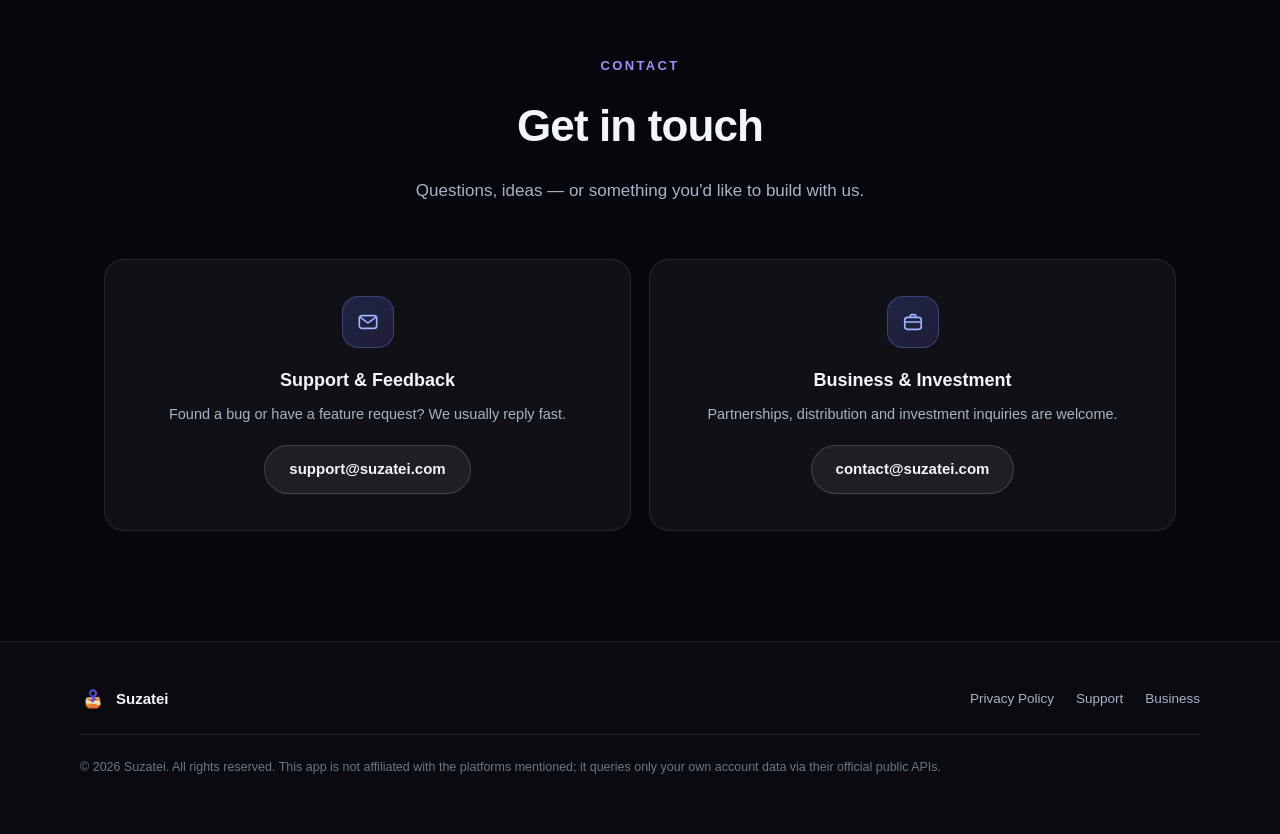
<file: API-Wallet/index.html>
<!DOCTYPE html>
<html lang="en">
<head>
<meta charset="UTF-8">
<meta name="viewport" content="width=device-width, initial-scale=1.0">
<title>API Wallet — AI Balance & Plan Tracker | Suzatei</title>
<meta name="description" content="API Wallet aggregates balances and subscription plans across DeepSeek, OpenAI, Claude, Gemini, Kimi, Zhipu GLM and more. Keys never leave your Keychain.">
<meta name="robots" content="all">
<meta property="og:title" content="API Wallet — AI Balance & Plan Tracker | Suzatei">
<meta property="og:description" content="API Wallet aggregates balances and subscription plans across DeepSeek, OpenAI, Claude, Gemini, Kimi, Zhipu GLM and more. Keys never leave your Keychain.">
<meta property="og:type" content="website">
<link rel="icon" type="image/png" href="image/icon.png?v=2">
<link rel="stylesheet" href="css/style.css">
</head>
<body>

<!-- ================= 导航 ================= -->
<nav id="nav">
  <div class="nav-inner">
    <a class="brand" href="#top"><img src="image/icon.png?v=2" alt="API Wallet"><span>API Wallet</span></a>
    <div class="nav-links">
      <a href="#features" data-i18n="nav.features">Features</a>
      <a href="#faq" data-i18n="nav.faq">FAQ</a>
      <a href="#contact" data-i18n="nav.contact">Contact</a>
    </div>
    <div class="lang-switch" id="lang-switch" aria-label="Language"></div>
  </div>
</nav>

<!-- ================= Hero ================= -->
<div class="hero-wrap" id="top">
  <div class="orb orb-1"></div>
  <div class="orb orb-2"></div>
  <div class="orb orb-3"></div>
  <div class="grid-bg"></div>

  <header class="hero">
    <div>
      <span class="badge reveal"><span class="dot"></span><span data-i18n="hero.badge">Built for heavy AI users</span></span>
      <h1 class="reveal" style="--d:.06s">
        <span data-i18n="hero.title1">Every AI balance</span><br>
        <span class="grad" data-i18n="hero.title2">at a glance.</span>
      </h1>
      <p class="hero-desc reveal" style="--d:.12s" data-i18n="hero.desc">Aggregate balances and subscription plans across DeepSeek, OpenAI, Claude, Gemini, Kimi, Zhipu GLM and more — with custom endpoints and home-screen widgets. Keys never leave your Keychain.</p>
      <div class="hero-cta reveal" style="--d:.18s">
        <a class="btn btn-primary" id="store-btn" href="#features">
          <svg width="18" height="18" viewBox="0 0 24 24" fill="currentColor"><path d="M17.05 20.28c-.98.95-2.05.8-3.08.35-1.09-.46-2.09-.48-3.24 0-1.44.62-2.2.44-3.06-.35C2.79 15.25 3.51 7.59 9.05 7.31c1.35.07 2.29.74 3.08.8 1.18-.24 2.31-.93 3.57-.84 1.51.12 2.65.72 3.4 1.8-3.12 1.87-2.38 5.98.48 7.13-.57 1.5-1.31 2.99-2.53 4.08ZM12.03 7.25c-.15-2.23 1.66-4.07 3.74-4.25.29 2.58-2.34 4.5-3.74 4.25Z"/></svg>
          <span data-i18n="cta.download">Download on the App Store</span>
        </a>
        <a class="btn btn-ghost" href="#features" data-i18n="cta.secondary">Explore features</a>
      </div>
      <div class="hero-meta reveal" style="--d:.24s">
        <span><svg width="15" height="15" viewBox="0 0 24 24" fill="none" stroke="currentColor" stroke-width="2" stroke-linecap="round" stroke-linejoin="round"><path d="M12 22s8-3.5 8-10V5l-8-3-8 3v7c0 6.5 8 10 8 10z"/></svg><span data-i18n="hero.meta1">Encrypted in Keychain</span></span>
        <span><svg width="15" height="15" viewBox="0 0 24 24" fill="none" stroke="currentColor" stroke-width="2" stroke-linecap="round" stroke-linejoin="round"><rect x="3" y="11" width="18" height="10" rx="2"/><path d="M7 11V7a5 5 0 0 1 10 0v4"/></svg><span data-i18n="hero.meta2">No account · No tracking</span></span>
      </div>
    </div>

    <div class="mock-zone reveal" style="--d:.2s" id="tilt">
      <div class="mock" id="mock">
        <div class="mock-card mock-main">
          <div class="label" data-i18n="mock.total">Total balance</div>
          <div class="value"><span class="counter" data-count="2847.65" data-prefix="$" data-decimals="2">$0.00</span></div>
          <div class="sub" data-i18n="mock.sub">6 providers · Updated just now</div>
          <svg class="spark" viewBox="0 0 320 60" preserveAspectRatio="none" aria-hidden="true">
            <defs>
              <linearGradient id="sparkGrad" x1="0" y1="0" x2="1" y2="0">
                <stop offset="0" stop-color="#5b7cff"/><stop offset="1" stop-color="#67e8f9"/>
              </linearGradient>
            </defs>
            <path class="spark-path" d="M2 50 L38 44 L74 47 L110 36 L146 39 L182 26 L218 30 L254 16 L290 20 L318 8"/>
          </svg>
        </div>
        <div class="mock-card mock-b1">
          <div class="mock-row">
            <span class="p-dot" style="background:linear-gradient(135deg,#3b6ef5,#2458e6)">DS</span>
            <span><span class="p-name">DeepSeek</span><br><span class="p-tag" data-i18n="mock.balance">Balance</span></span>
            <span class="p-val counter" data-count="1204.50" data-prefix="¥" data-decimals="2">¥0.00</span>
          </div>
        </div>
        <div class="mock-card mock-b2">
          <div class="mock-row">
            <span class="p-dot" style="background:linear-gradient(135deg,#10b3a3,#0d9488)">AI</span>
            <span><span class="p-name">OpenAI</span><br><span class="p-tag" data-i18n="mock.balance">Balance</span></span>
            <span class="p-val counter" data-count="186.20" data-prefix="$" data-decimals="2">$0.00</span>
          </div>
        </div>
        <div class="mock-card mock-plan">
          <div class="mock-row">
            <span class="p-dot" style="background:linear-gradient(135deg,#0c8a7d,#065f52)">K</span>
            <span><span class="p-name">Kimi</span><br><span class="p-tag" data-i18n="mock.plan">Membership plan · Usage</span></span>
            <span class="p-val" style="color:#34d399">68%</span>
          </div>
          <div class="bar"><i class="w68"></i></div>
        </div>
        <span class="mock-chip">
          <svg width="13" height="13" viewBox="0 0 24 24" fill="none" stroke="currentColor" stroke-width="2.4" stroke-linecap="round" stroke-linejoin="round"><rect x="3" y="11" width="18" height="10" rx="2"/><path d="M7 11V7a5 5 0 0 1 10 0v4"/></svg>
          <span data-i18n="mock.chip">Keychain encrypted</span>
        </span>
      </div>
    </div>
  </header>
</div>

<!-- ================= 服务商跑马灯 ================= -->
<div class="marquee-band">
  <div class="marquee-label" data-i18n="marquee.label">Works with leading AI providers</div>
  <div class="marquee">
    <div class="marquee-track" id="marquee-track">
      <span class="chip"><i style="background:#3b6ef5"></i>DeepSeek</span>
      <span class="chip"><i style="background:#10b3a3"></i>OpenAI</span>
      <span class="chip"><i style="background:#d97757"></i>Anthropic</span>
      <span class="chip"><i style="background:#4285f4"></i>Gemini</span>
      <span class="chip"><i style="background:#0c8a7d"></i>Kimi</span>
      <span class="chip"><i style="background:#3859ff"></i><span data-i18n="m.zhipu">Zhipu GLM</span></span>
      <span class="chip"><i style="background:#1a1a1a;border:1px solid #555"></i>Grok</span>
      <span class="chip"><i style="background:#3b82f6"></i><span data-i18n="m.doubao">Doubao</span></span>
      <span class="chip"><i style="background:#f59e0b"></i><span data-i18n="m.qwen">Qwen</span></span>
      <span class="chip"><i style="background:#a855f7"></i>MiniMax</span>
      <span class="chip"><i style="background:#22d3ee"></i><span data-i18n="m.siliconflow">SiliconFlow</span></span>
      <span class="chip"><i style="background:#e5e7eb"></i>Ollama</span>
      <span class="chip"><i style="background:#8b5cf6"></i>New API</span>
    </div>
  </div>
</div>

<!-- ================= 功能 ================= -->
<section class="block section-pad" id="features">
  <span class="eyebrow reveal" data-i18n="features.eyebrow">FEATURES</span>
  <h2 class="title reveal" style="--d:.05s" data-i18n="features.title">One app for every AI expense</h2>
  <p class="subtitle reveal" style="--d:.1s" data-i18n="features.sub">From balances to plans, from security to widgets — the complete kit for heavy AI users.</p>

  <div class="grid">
    <div class="card reveal" style="--d:.0s">
      <div class="ico"><svg width="22" height="22" viewBox="0 0 24 24" fill="none" stroke="currentColor" stroke-width="1.8" stroke-linecap="round" stroke-linejoin="round"><rect x="2" y="6" width="20" height="14" rx="3"/><path d="M2 10h20"/><path d="M6 15h4"/></svg></div>
      <h3 data-i18n="f1.title">Aggregated Balances</h3>
      <p data-i18n="f1.desc">Refresh official balances across providers in one tap. Track multiple accounts with notes, totals and details.</p>
    </div>
    <div class="card reveal" style="--d:.07s">
      <div class="ico"><svg width="22" height="22" viewBox="0 0 24 24" fill="none" stroke="currentColor" stroke-width="1.8" stroke-linecap="round" stroke-linejoin="round"><path d="M21 12a9 9 0 1 1-9-9"/><path d="M12 12l5-5"/><path d="M16 3h5v5"/></svg></div>
      <h3 data-i18n="f2.title">Plan & Quota Tracking</h3>
      <p data-i18n="f2.desc">Keep an eye on subscription plans like Kimi membership and GLM Coding Plan with live usage progress.</p>
    </div>
    <div class="card reveal" style="--d:.14s">
      <div class="ico"><svg width="22" height="22" viewBox="0 0 24 24" fill="none" stroke="currentColor" stroke-width="1.8" stroke-linecap="round" stroke-linejoin="round"><rect x="3" y="3" width="7.5" height="7.5" rx="2"/><rect x="13.5" y="3" width="7.5" height="7.5" rx="2"/><rect x="3" y="13.5" width="7.5" height="7.5" rx="2"/><rect x="13.5" y="13.5" width="7.5" height="7.5" rx="2"/></svg></div>
      <h3 data-i18n="f3.title">Home-Screen Widgets</h3>
      <p data-i18n="f3.desc">Keep balances on your home screen. Long-press the widget to choose which providers to show.</p>
    </div>
    <div class="card reveal" style="--d:.0s">
      <div class="ico"><svg width="22" height="22" viewBox="0 0 24 24" fill="none" stroke="currentColor" stroke-width="1.8" stroke-linecap="round" stroke-linejoin="round"><path d="m8 7-5 5 5 5"/><path d="m16 7 5 5-5 5"/><path d="m13.5 4-3 16"/></svg></div>
      <h3 data-i18n="f4.title">Custom API Scripts</h3>
      <p data-i18n="f4.desc">Query relay stations and self-hosted gateways with custom scripts, variable substitution and test queries.</p>
    </div>
    <div class="card reveal" style="--d:.07s">
      <div class="ico"><svg width="22" height="22" viewBox="0 0 24 24" fill="none" stroke="currentColor" stroke-width="1.8" stroke-linecap="round" stroke-linejoin="round"><rect x="3" y="11" width="18" height="10" rx="2"/><path d="M7 11V7a5 5 0 0 1 10 0v4"/><circle cx="12" cy="16" r="1.6"/></svg></div>
      <h3 data-i18n="f5.title">Keychain-Grade Security</h3>
      <p data-i18n="f5.desc">API keys are encrypted in the iOS Keychain. They never leave your device or touch any server.</p>
    </div>
    <div class="card reveal" style="--d:.14s">
      <div class="ico"><svg width="22" height="22" viewBox="0 0 24 24" fill="none" stroke="currentColor" stroke-width="1.8" stroke-linecap="round" stroke-linejoin="round"><circle cx="9" cy="8" r="3.4"/><path d="M2.5 20c.8-3.2 3.4-5 6.5-5s5.7 1.8 6.5 5"/><circle cx="17" cy="9" r="2.6"/><path d="M16.5 15.2c2.6.2 4.4 1.7 5 4.3"/></svg></div>
      <h3 data-i18n="f6.title">Multi-Account Ready</h3>
      <p data-i18n="f6.desc">Add multiple keys per provider — personal and work accounts side by side, clearly labelled.</p>
    </div>
  </div>
</section>

<!-- ================= 安全带 ================= -->
<div class="sec-band">
  <div class="sec-inner">
    <div class="reveal">
      <h2 data-i18n="sec.title">Zero collection. Zero tracking.</h2>
      <p class="desc" data-i18n="sec.desc">API Wallet ships with no analytics, ads or tracking. When you refresh a balance, the request goes straight from your device to the provider's official API — we run no middle servers.</p>
    </div>
    <div class="sec-points">
      <div class="sec-point reveal" style="--d:.0s">
        <span class="ic"><svg width="18" height="18" viewBox="0 0 24 24" fill="none" stroke="currentColor" stroke-width="2.2" stroke-linecap="round" stroke-linejoin="round"><path d="M20 6 9 17l-5-5"/></svg></span>
        <span data-i18n="sec.p1">No account · No sign-up</span>
      </div>
      <div class="sec-point reveal" style="--d:.08s">
        <span class="ic"><svg width="18" height="18" viewBox="0 0 24 24" fill="none" stroke="currentColor" stroke-width="2.2" stroke-linecap="round" stroke-linejoin="round"><path d="M20 6 9 17l-5-5"/></svg></span>
        <span data-i18n="sec.p2">On-device only</span>
      </div>
      <div class="sec-point reveal" style="--d:.16s">
        <span class="ic"><svg width="18" height="18" viewBox="0 0 24 24" fill="none" stroke="currentColor" stroke-width="2.2" stroke-linecap="round" stroke-linejoin="round"><path d="M20 6 9 17l-5-5"/></svg></span>
        <span data-i18n="sec.p3">Direct to official APIs</span>
      </div>
    </div>
  </div>
</div>

<!-- ================= FAQ ================= -->
<section class="block section-pad" id="faq">
  <span class="eyebrow reveal" data-i18n="faq.eyebrow">FAQ</span>
  <h2 class="title reveal" style="--d:.05s" data-i18n="faq.title">Frequently Asked Questions</h2>
  <p class="subtitle reveal" style="--d:.1s" data-i18n="faq.sub">Answers to common questions about API Wallet.</p>

  <div class="faq-list">
    <details class="reveal"><summary><span data-i18n="faq.q1">How do I get an API key?</span><span class="plus"></span></summary>
      <div class="answer"><p data-i18n="faq.a1a">Create one in each platform's console, under the API Keys page:</p><p data-i18n="faq.a1b">DeepSeek: platform.deepseek.com; OpenAI: platform.openai.com; Anthropic Claude: console.anthropic.com; Kimi: platform.moonshot.cn; Zhipu: bigmodel.cn. Then pick the provider in API Wallet, paste your key and save.</p></div>
    </details>
    <details class="reveal" style="--d:.04s"><summary><span data-i18n="faq.q2">Are my API keys safe?</span><span class="plus"></span></summary>
      <div class="answer"><p data-i18n="faq.a2a">Yes. Keys are encrypted in the iOS Keychain and stay on your device. The app uploads no keys or balance data to any server of ours — every request goes straight from your device to each platform's official API.</p><p data-i18n="faq.a2b">Deleting a configuration also deletes its key from the Keychain.</p></div>
    </details>
    <details class="reveal" style="--d:.08s"><summary><span data-i18n="faq.q3">How do I add the home-screen widget?</span><span class="plus"></span></summary>
      <div class="answer"><p data-i18n="faq.a3a">Long-press the home screen → tap “+” → search for “API Wallet” → pick a size. Then long-press the widget → “Edit Widget” to choose which providers appear.</p><p data-i18n="faq.a3b">Note: run one balance query in the app first so the widget has data to show. The system refreshes widgets roughly every 30 minutes.</p></div>
    </details>
    <details class="reveal" style="--d:.12s"><summary><span data-i18n="faq.q4">Can I add multiple keys for one provider?</span><span class="plus"></span></summary>
      <div class="answer"><p data-i18n="faq.a4">Yes. Add as many keys per provider as you like — a personal and a company account, for example — and tell them apart with notes shown next to the name.</p></div>
    </details>
    <details class="reveal" style="--d:.16s"><summary><span data-i18n="faq.q5">How often do balances refresh?</span><span class="plus"></span></summary>
      <div class="answer"><p data-i18n="faq.a5">Opening the app or pulling to refresh queries every provider instantly. You can also set a per-provider auto-refresh interval (active while the app is in the foreground).</p></div>
    </details>
    <details class="reveal" style="--d:.2s"><summary><span data-i18n="faq.q6">Can I query custom or relay endpoints?</span><span class="plus"></span></summary>
      <div class="answer"><p data-i18n="faq.a6">Choose “Custom API” from the “+” menu on the home screen, enter the base URL and an optional API key, then write a query script. Variable substitution is supported, and “Test Query” verifies everything before you save.</p></div>
    </details>
    <details class="reveal" style="--d:.24s"><summary><span data-i18n="faq.q7">How do I delete my data?</span><span class="plus"></span></summary>
      <div class="answer"><p data-i18n="faq.a7">Deleting a provider configuration removes its key from the Keychain. Uninstalling the app wipes all local data — nothing is left behind.</p></div>
    </details>
  </div>
</section>

<!-- ================= 联系 ================= -->
<section class="block section-pad" id="contact">
  <span class="eyebrow reveal" data-i18n="contact.eyebrow">CONTACT</span>
  <h2 class="title reveal" style="--d:.05s" data-i18n="contact.title">Get in touch</h2>
  <p class="subtitle reveal" style="--d:.1s" data-i18n="contact.sub">Questions, ideas — or something you'd like to build with us.</p>

  <div class="contact-grid">
    <div class="contact-card reveal" style="--d:.0s">
      <div class="ic"><svg width="22" height="22" viewBox="0 0 24 24" fill="none" stroke="currentColor" stroke-width="1.8" stroke-linecap="round" stroke-linejoin="round"><rect x="2.5" y="5" width="19" height="14" rx="3"/><path d="m3.5 7 8.5 6 8.5-6"/></svg></div>
      <h3 data-i18n="contact.s.title">Support & Feedback</h3>
      <p data-i18n="contact.s.desc">Found a bug or have a feature request? We usually reply fast.</p>
      <a class="mail" href="mailto:support@suzatei.com">support@suzatei.com</a>
    </div>
    <div class="contact-card reveal" style="--d:.08s">
      <div class="ic"><svg width="22" height="22" viewBox="0 0 24 24" fill="none" stroke="currentColor" stroke-width="1.8" stroke-linecap="round" stroke-linejoin="round"><rect x="3" y="7" width="18" height="13" rx="3"/><path d="M9 7V5.5A1.5 1.5 0 0 1 10.5 4h3A1.5 1.5 0 0 1 15 5.5V7"/><path d="M3 12h18"/></svg></div>
      <h3 data-i18n="contact.b.title">Business & Investment</h3>
      <p data-i18n="contact.b.desc">Partnerships, distribution and investment inquiries are welcome.</p>
      <a class="mail" href="mailto:contact@suzatei.com">contact@suzatei.com</a>
    </div>
  </div>
</section>

<!-- ================= 页脚 ================= -->
<footer>
  <div class="foot-inner">
    <div class="foot-brand"><img src="image/icon.png?v=2" alt=""><span>Suzatei</span></div>
    <div class="foot-links">
      <a href="../Privacy/privacy_zh_CN.html" data-privacy-link data-i18n="footer.privacy">Privacy Policy</a>
      <a href="mailto:support@suzatei.com" data-i18n="footer.support">Support</a>
      <a href="mailto:contact@suzatei.com" data-i18n="footer.biz">Business</a>
    </div>
  </div>
  <p class="foot-note" data-i18n="footer.note">© 2026 Suzatei. All rights reserved. This app is not affiliated with the platforms mentioned; it queries only your own account data via their official public APIs.</p>
</footer>

<!-- ================= 内嵌多语言数据（默认值，运行时会被 i18n/locales.csv 覆盖） ================= -->
<script id="i18n-data" type="application/json">
{
  "zh_CN": {
    "meta.title": "API 钱包 — AI 余额与套餐聚合管家 | Suzatei",
    "meta.desc": "API 钱包：聚合管理 DeepSeek、OpenAI、Claude、Gemini、Kimi、智谱 GLM 等 AI 服务的余额与订阅套餐，密钥仅存本机钥匙串。",
    "nav.features": "功能",
    "nav.faq": "常见问题",
    "nav.contact": "联系我们",
    "hero.badge": "为 AI 重度用户打造",
    "hero.title1": "API 余额与套餐",
    "hero.title2": "一目了然",
    "hero.desc": "聚合管理 DeepSeek、OpenAI、Claude、Gemini、Kimi、智谱 GLM 等 AI 服务的余额与订阅套餐，支持自定义接口与桌面小组件。密钥仅存于本机钥匙串，安全无忧。",
    "cta.download": "App Store 下载",
    "cta.soon": "即将上线 App Store",
    "cta.secondary": "了解功能",
    "hero.meta1": "Keychain 加密存储",
    "hero.meta2": "无账号 · 不收集数据",
    "mock.total": "总余额",
    "mock.sub": "6 个服务商 · 刚刚更新",
    "mock.balance": "余额",
    "mock.plan": "会员套餐 · 用量",
    "mock.chip": "Keychain 加密",
    "marquee.label": "支持主流 AI 服务商",
    "m.zhipu": "智谱 GLM",
    "m.doubao": "豆包",
    "m.qwen": "通义千问",
    "m.siliconflow": "硅基流动",
    "features.eyebrow": "核心功能",
    "features.title": "一个 App，管好所有 AI 开销",
    "features.sub": "从余额到套餐，从安全到小组件，为 AI 重度用户准备的完整方案。",
    "f1.title": "余额聚合查询",
    "f1.desc": "一键刷新多家服务商的官方 API 余额，多账号备注区分，总量与明细一目了然。",
    "f2.title": "套餐额度追踪",
    "f2.desc": "Kimi 会员、GLM Coding Plan 等订阅套餐的额度与用量进度，实时掌握。",
    "f3.title": "桌面小组件",
    "f3.desc": "余额常驻桌面，长按小组件即可勾选展示哪些服务商，一切尽在掌握。",
    "f4.title": "自定义 API 脚本",
    "f4.desc": "中转站、自建网关也能查：编写查询脚本，支持变量替换与保存前测试查询。",
    "f5.title": "钥匙串级安全",
    "f5.desc": "API Key 使用 iOS Keychain 加密保存，永不离开你的设备，不上传任何服务器。",
    "f6.title": "多账号管理",
    "f6.desc": "同一服务商添加多个 Key，主号与工作号并存，备注清晰区分。",
    "sec.title": "零收集，零追踪",
    "sec.desc": "API 钱包不含任何分析、广告或追踪组件。查询余额时，请求由你的设备直连各服务商官方 API，我们没有任何中间服务器。",
    "sec.p1": "无账号 · 无注册",
    "sec.p2": "数据仅存本机",
    "sec.p3": "直连服务商官方 API",
    "faq.eyebrow": "答疑",
    "faq.title": "常见问题",
    "faq.sub": "关于 API 钱包的疑问，在这里找到答案。",
    "faq.q1": "如何获取 API Key？",
    "faq.a1a": "在对应平台的控制台 → API Keys 页面创建即可：",
    "faq.a1b": "DeepSeek：platform.deepseek.com；OpenAI：platform.openai.com；Anthropic Claude：console.anthropic.com；Kimi：platform.moonshot.cn；智谱：bigmodel.cn。拿到 Key 后，在 API 钱包中选择对应服务商，粘贴保存即可查询。",
    "faq.q2": "我的 API Key 安全吗？",
    "faq.a2a": "安全。API Key 使用 iOS Keychain 加密存储，仅保存在你的设备上。App 不会将任何 Key 或余额数据上传到本 App 之外的任何服务器，所有查询请求由你的设备直接发送至各平台的官方 API。",
    "faq.a2b": "删除某个配置时，Keychain 中对应的 Key 会同步删除。",
    "faq.q3": "如何添加桌面小组件？",
    "faq.a3a": "在主屏幕长按空白处 → 点击左上角「+」→ 搜索「API 钱包」→ 选择尺寸添加。添加后长按小组件 →「编辑小组件」，即可勾选希望展示的服务商。",
    "faq.a3b": "注意：请先在 App 内完成一次余额查询，小组件才会有数据显示。小组件约每 30 分钟由系统自动刷新。",
    "faq.q4": "同一服务商可以添加多个 Key 吗？",
    "faq.a4": "可以。同一服务商可重复添加多个 Key（例如主账号与公司账号），通过备注区分，卡片上会显示在名称旁。",
    "faq.q5": "余额多久更新一次？",
    "faq.a5": "打开 App 或下拉刷新时会立即查询全部服务商；也可以在每个服务商的编辑页设置自动查询间隔（仅在 App 前台运行时生效）。",
    "faq.q6": "如何查询自定义 / 中转服务的余额？",
    "faq.a6": "在主页「+」菜单中选择「自定义 API」，填入请求地址与（可选的）API Key，并编写查询脚本。脚本支持变量替换，保存前可使用「测试查询」验证配置是否正确。",
    "faq.q7": "如何删除我的数据？",
    "faq.a7": "删除某个服务商配置时，App 会同步删除 Keychain 中保存的 API Key。卸载 App 即清除全部本地数据，不会留下任何痕迹。",
    "contact.eyebrow": "联系",
    "contact.title": "联系我们",
    "contact.sub": "疑问、提议，或者想和我们一起做点事。",
    "contact.s.title": "技术支持与建议",
    "contact.s.desc": "遇到问题或有功能建议，我们会尽快回复。",
    "contact.b.title": "合作与投资",
    "contact.b.desc": "商务合作、渠道洽谈与投资事宜，欢迎来信。",
    "footer.privacy": "隐私政策",
    "footer.support": "技术支持",
    "footer.biz": "商务合作",
    "footer.note": "© 2026 Suzatei. 保留所有权利。本应用与所提及的各平台无隶属关系，仅通过各平台官方公开接口查询您自己的账户数据。"
  },
  "en_US": {
    "meta.title": "API Wallet — AI Balance & Plan Tracker | Suzatei",
    "meta.desc": "API Wallet aggregates balances and subscription plans across DeepSeek, OpenAI, Claude, Gemini, Kimi, Zhipu GLM and more. Keys never leave your Keychain.",
    "nav.features": "Features",
    "nav.faq": "FAQ",
    "nav.contact": "Contact",
    "hero.badge": "Built for heavy AI users",
    "hero.title1": "Every AI balance",
    "hero.title2": "at a glance.",
    "hero.desc": "Aggregate balances and subscription plans across DeepSeek, OpenAI, Claude, Gemini, Kimi, Zhipu GLM and more — with custom endpoints and home-screen widgets. Keys never leave your Keychain.",
    "cta.download": "Download on the App Store",
    "cta.soon": "Coming to the App Store",
    "cta.secondary": "Explore features",
    "hero.meta1": "Encrypted in Keychain",
    "hero.meta2": "No account · No tracking",
    "mock.total": "Total balance",
    "mock.sub": "6 providers · Updated just now",
    "mock.balance": "Balance",
    "mock.plan": "Membership plan · Usage",
    "mock.chip": "Keychain encrypted",
    "marquee.label": "Works with leading AI providers",
    "m.zhipu": "Zhipu GLM",
    "m.doubao": "Doubao",
    "m.qwen": "Qwen",
    "m.siliconflow": "SiliconFlow",
    "features.eyebrow": "FEATURES",
    "features.title": "One app for every AI expense",
    "features.sub": "From balances to plans, from security to widgets — the complete kit for heavy AI users.",
    "f1.title": "Aggregated Balances",
    "f1.desc": "Refresh official balances across providers in one tap. Track multiple accounts with notes, totals and details.",
    "f2.title": "Plan & Quota Tracking",
    "f2.desc": "Keep an eye on subscription plans like Kimi membership and GLM Coding Plan with live usage progress.",
    "f3.title": "Home-Screen Widgets",
    "f3.desc": "Keep balances on your home screen. Long-press the widget to choose which providers to show.",
    "f4.title": "Custom API Scripts",
    "f4.desc": "Query relay stations and self-hosted gateways with custom scripts, variable substitution and test queries.",
    "f5.title": "Keychain-Grade Security",
    "f5.desc": "API keys are encrypted in the iOS Keychain. They never leave your device or touch any server.",
    "f6.title": "Multi-Account Ready",
    "f6.desc": "Add multiple keys per provider — personal and work accounts side by side, clearly labelled.",
    "sec.title": "Zero collection. Zero tracking.",
    "sec.desc": "API Wallet ships with no analytics, ads or tracking. When you refresh a balance, the request goes straight from your device to the provider's official API — we run no middle servers.",
    "sec.p1": "No account · No sign-up",
    "sec.p2": "On-device only",
    "sec.p3": "Direct to official APIs",
    "faq.eyebrow": "FAQ",
    "faq.title": "Frequently Asked Questions",
    "faq.sub": "Answers to common questions about API Wallet.",
    "faq.q1": "How do I get an API key?",
    "faq.a1a": "Create one in each platform's console, under the API Keys page:",
    "faq.a1b": "DeepSeek: platform.deepseek.com; OpenAI: platform.openai.com; Anthropic Claude: console.anthropic.com; Kimi: platform.moonshot.cn; Zhipu: bigmodel.cn. Then pick the provider in API Wallet, paste your key and save.",
    "faq.q2": "Are my API keys safe?",
    "faq.a2a": "Yes. Keys are encrypted in the iOS Keychain and stay on your device. The app uploads no keys or balance data to any server of ours — every request goes straight from your device to each platform's official API.",
    "faq.a2b": "Deleting a configuration also deletes its key from the Keychain.",
    "faq.q3": "How do I add the home-screen widget?",
    "faq.a3a": "Long-press the home screen → tap “+” → search for “API Wallet” → pick a size. Then long-press the widget → “Edit Widget” to choose which providers appear.",
    "faq.a3b": "Note: run one balance query in the app first so the widget has data to show. The system refreshes widgets roughly every 30 minutes.",
    "faq.q4": "Can I add multiple keys for one provider?",
    "faq.a4": "Yes. Add as many keys per provider as you like — a personal and a company account, for example — and tell them apart with notes shown next to the name.",
    "faq.q5": "How often do balances refresh?",
    "faq.a5": "Opening the app or pulling to refresh queries every provider instantly. You can also set a per-provider auto-refresh interval (active while the app is in the foreground).",
    "faq.q6": "Can I query custom or relay endpoints?",
    "faq.a6": "Choose “Custom API” from the “+” menu on the home screen, enter the base URL and an optional API key, then write a query script. Variable substitution is supported, and “Test Query” verifies everything before you save.",
    "faq.q7": "How do I delete my data?",
    "faq.a7": "Deleting a provider configuration removes its key from the Keychain. Uninstalling the app wipes all local data — nothing is left behind.",
    "contact.eyebrow": "CONTACT",
    "contact.title": "Get in touch",
    "contact.sub": "Questions, ideas — or something you'd like to build with us.",
    "contact.s.title": "Support & Feedback",
    "contact.s.desc": "Found a bug or have a feature request? We usually reply fast.",
    "contact.b.title": "Business & Investment",
    "contact.b.desc": "Partnerships, distribution and investment inquiries are welcome.",
    "footer.privacy": "Privacy Policy",
    "footer.support": "Support",
    "footer.biz": "Business",
    "footer.note": "© 2026 Suzatei. All rights reserved. This app is not affiliated with the platforms mentioned; it queries only your own account data via their official public APIs."
  }
}
</script>

<script>
/* =====================================================================
 * API Wallet 官网脚本
 * —— 多语言：默认语言 zh_CN / en_US（上方 JSON），运行时尝试拉取
 *    i18n/locales.csv 并覆盖（CSV 里新增语言列会自动出现在切换器）。
 * —— App Store 链接：在下方 APP_STORE_URL 填入网址；留空则按钮显示
 *    “即将上线”。
 * ===================================================================== */
var APP_STORE_URL = ""; // ← App Store 链接，例如 https://apps.apple.com/app/idXXXXXXXXX

(function () {
  "use strict";

  /* ---------- i18n ---------- */
  var I18N = JSON.parse(document.getElementById("i18n-data").textContent);
  var LANG_NAMES = { zh_CN: "中文", en_US: "English" };
  var locales = JSON.parse(JSON.stringify(I18N));
  var LANG_KEY = "suzatei.apiwallet.lang";
  var lang = detectLang();

  function detectLang() {
    try {
      var saved = localStorage.getItem(LANG_KEY);
      if (saved && I18N[saved]) return saved;
    } catch (e) {}
    return "en_US"; // 默认英文；用户手动切换后记忆在本地
  }
  function t(key) {
    var d = locales[lang] || {};
    return d[key] != null ? d[key]
      : (locales.en_US && locales.en_US[key]) != null ? locales.en_US[key]
      : (locales.zh_CN && locales.zh_CN[key]) != null ? locales.zh_CN[key]
      : "";
  }
  function applyI18n() {
    var html = document.documentElement;
    html.lang = lang === "zh_CN" ? "zh-CN" : "en-US";
    document.title = t("meta.title");
    var md = document.querySelector('meta[name="description"]');
    if (md) md.setAttribute("content", t("meta.desc"));
    document.querySelectorAll("[data-i18n]").forEach(function (el) {
      el.textContent = t(el.getAttribute("data-i18n"));
    });
    document.querySelectorAll("[data-privacy-link]").forEach(function (a) {
      a.setAttribute("href", "../Privacy/privacy_" + (lang === "zh_CN" ? "zh_CN" : "en_US") + ".html");
    });
    buildLangSwitcher();
  }
  function buildLangSwitcher() {
    var sw = document.getElementById("lang-switch");
    if (!sw) return;
    sw.innerHTML = "";
    Object.keys(locales).forEach(function (code) {
      var b = document.createElement("button");
      b.type = "button";
      b.className = "lang-btn" + (code === lang ? " active" : "");
      b.textContent = LANG_NAMES[code] || code;
      b.addEventListener("click", function () {
        lang = code;
        try { localStorage.setItem(LANG_KEY, code); } catch (e) {}
        applyI18n();
      });
      sw.appendChild(b);
    });
  }

  /* CSV：标准解析（支持引号、逗号、换行） */
  function parseCSV(text) {
    var rows = [], row = [], field = "", inQ = false, i, c;
    for (i = 0; i < text.length; i++) {
      c = text[i];
      if (inQ) {
        if (c === '"') {
          if (text[i + 1] === '"') { field += '"'; i++; }
          else inQ = false;
        } else field += c;
      } else if (c === '"') inQ = true;
      else if (c === ",") { row.push(field); field = ""; }
      else if (c === "\n" || c === "\r") {
        if (c === "\r" && text[i + 1] === "\n") i++;
        row.push(field); field = "";
        if (row.length > 1 || row[0].trim() !== "") rows.push(row);
        row = [];
      } else field += c;
    }
    if (field !== "" || row.length) { row.push(field); rows.push(row); }
    return rows;
  }
  fetch("i18n/locales.csv", { cache: "no-store" })
    .then(function (r) { if (!r.ok) throw new Error("no csv"); return r.text(); })
    .then(function (text) {
      var rows = parseCSV(text);
      if (rows.length < 2) return;
      var header = rows[0].map(function (h) { return h.trim(); });
      var keyIdx = header.indexOf("key");
      if (keyIdx < 0) return;
      var cols = [];
      header.forEach(function (h, i) {
        if (i !== keyIdx && /^[a-z]{2,3}([-_][A-Za-z0-9]{2,8})*$/.test(h)) cols.push([i, h]);
      });
      cols.forEach(function (p) { if (!locales[p[1]]) locales[p[1]] = {}; });
      rows.slice(1).forEach(function (r) {
        var k = (r[keyIdx] || "").trim();
        if (!k) return;
        cols.forEach(function (p) {
          if (r[p[0]] !== undefined && r[p[0]].trim() !== "") locales[p[1]][k] = r[p[0]];
        });
      });
      if (!locales[lang]) lang = detectLang();
      applyI18n();
    })
    .catch(function () { /* file:// 等场景静默回退到内嵌翻译 */ });

  /* ---------- App Store 按钮 ---------- */
  var store = document.getElementById("store-btn");
  if (store) {
    if (APP_STORE_URL) {
      store.setAttribute("href", APP_STORE_URL);
      store.setAttribute("target", "_blank");
      store.setAttribute("rel", "noopener");
    } else {
      store.classList.add("soon");
      var span = store.querySelector("[data-i18n='cta.download']");
      if (span) span.setAttribute("data-i18n", "cta.soon");
    }
  }

  /* ---------- 滚动进场 ---------- */
  var io = new IntersectionObserver(function (entries) {
    entries.forEach(function (en) {
      if (en.isIntersecting) { en.target.classList.add("in"); io.unobserve(en.target); }
    });
  }, { threshold: 0.12, rootMargin: "0px 0px -40px 0px" });
  document.querySelectorAll(".reveal").forEach(function (el) { io.observe(el); });

  /* ---------- 数字滚动 ---------- */
  function animateCounter(el) {
    var target = parseFloat(el.getAttribute("data-count"));
    var prefix = el.getAttribute("data-prefix") || "";
    var decimals = parseInt(el.getAttribute("data-decimals") || "0", 10);
    var dur = 1500, start = null;
    function frame(ts) {
      if (!start) start = ts;
      var p = Math.min((ts - start) / dur, 1);
      var eased = 1 - Math.pow(1 - p, 3);
      var val = target * eased;
      el.textContent = prefix + val.toLocaleString("en-US", { minimumFractionDigits: decimals, maximumFractionDigits: decimals });
      if (p < 1) requestAnimationFrame(frame);
    }
    requestAnimationFrame(frame);
  }
  var cio = new IntersectionObserver(function (entries) {
    entries.forEach(function (en) {
      if (en.isIntersecting) { animateCounter(en.target); cio.unobserve(en.target); }
    });
  }, { threshold: 0.4 });
  document.querySelectorAll(".counter").forEach(function (el) { cio.observe(el); });

  /* ---------- 3D 倾斜（桌面端） ---------- */
  var tiltZone = document.getElementById("tilt");
  var mock = document.getElementById("mock");
  var fine = window.matchMedia("(pointer: fine)").matches;
  var noMotion = window.matchMedia("(prefers-reduced-motion: reduce)").matches;
  if (tiltZone && mock && fine && !noMotion) {
    tiltZone.addEventListener("pointermove", function (e) {
      var r = tiltZone.getBoundingClientRect();
      var x = (e.clientX - r.left) / r.width - 0.5;
      var y = (e.clientY - r.top) / r.height - 0.5;
      mock.style.transform = "rotateY(" + (x * 8).toFixed(2) + "deg) rotateX(" + (-y * 8).toFixed(2) + "deg)";
    });
    tiltZone.addEventListener("pointerleave", function () {
      mock.style.transform = "";
    });
  }

  /* ---------- 导航滚动态 ---------- */
  var nav = document.getElementById("nav");
  function onScroll() {
    if (window.scrollY > 8) nav.classList.add("scrolled");
    else nav.classList.remove("scrolled");
  }
  window.addEventListener("scroll", onScroll, { passive: true });
  onScroll();

  applyI18n();
})();
</script>
</body>
</html>
</file>
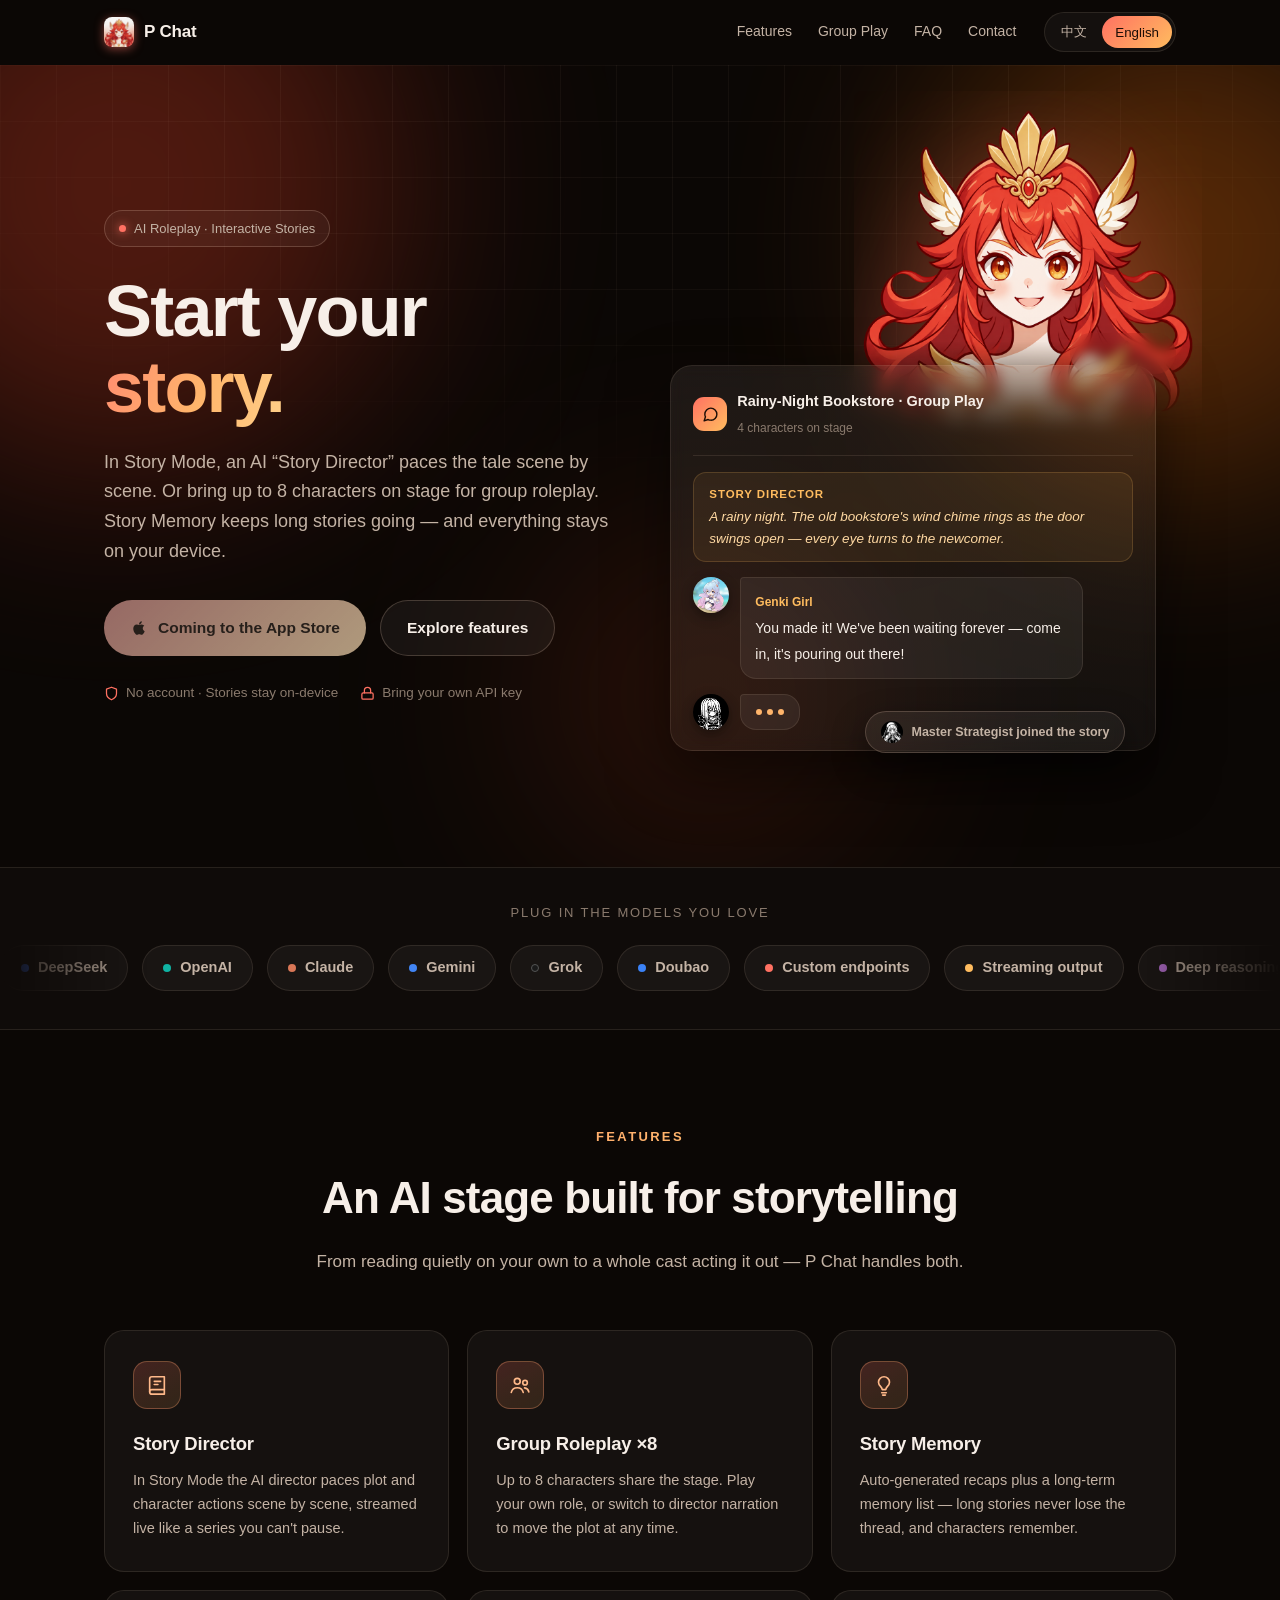
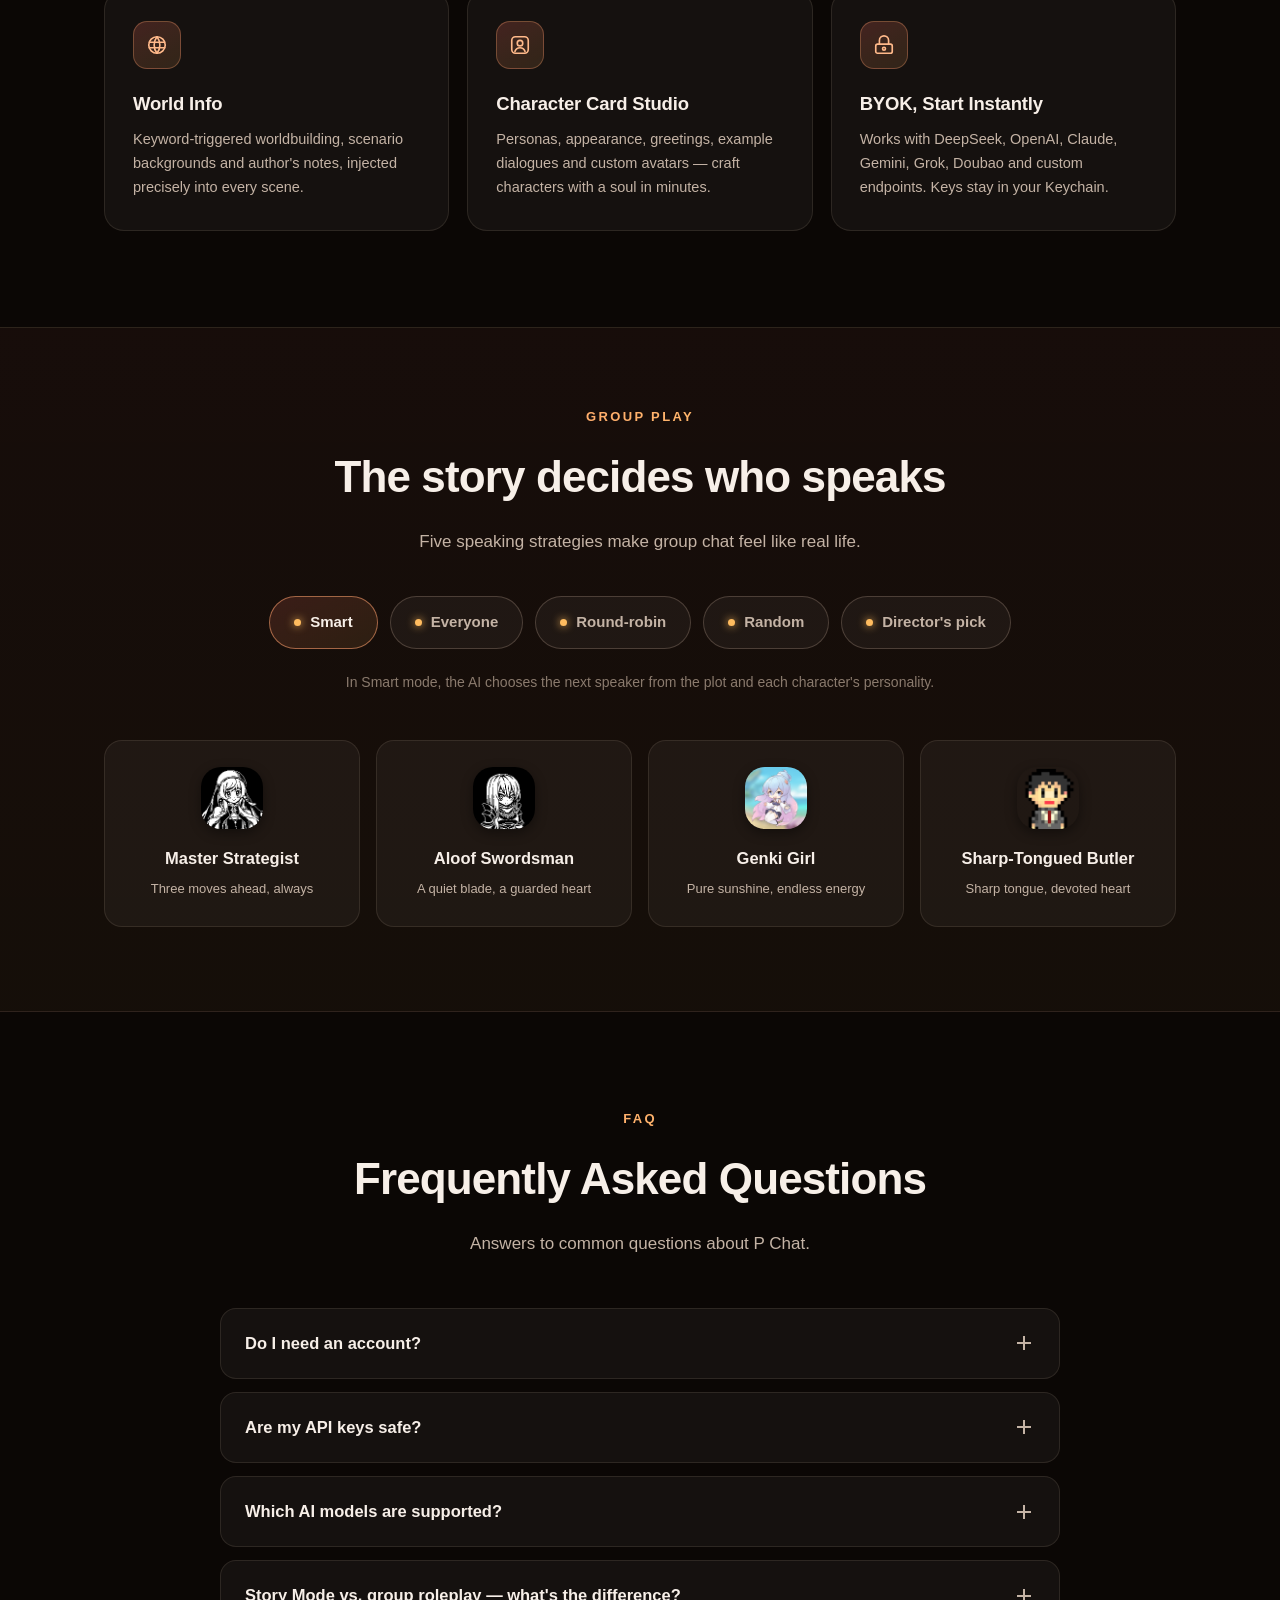
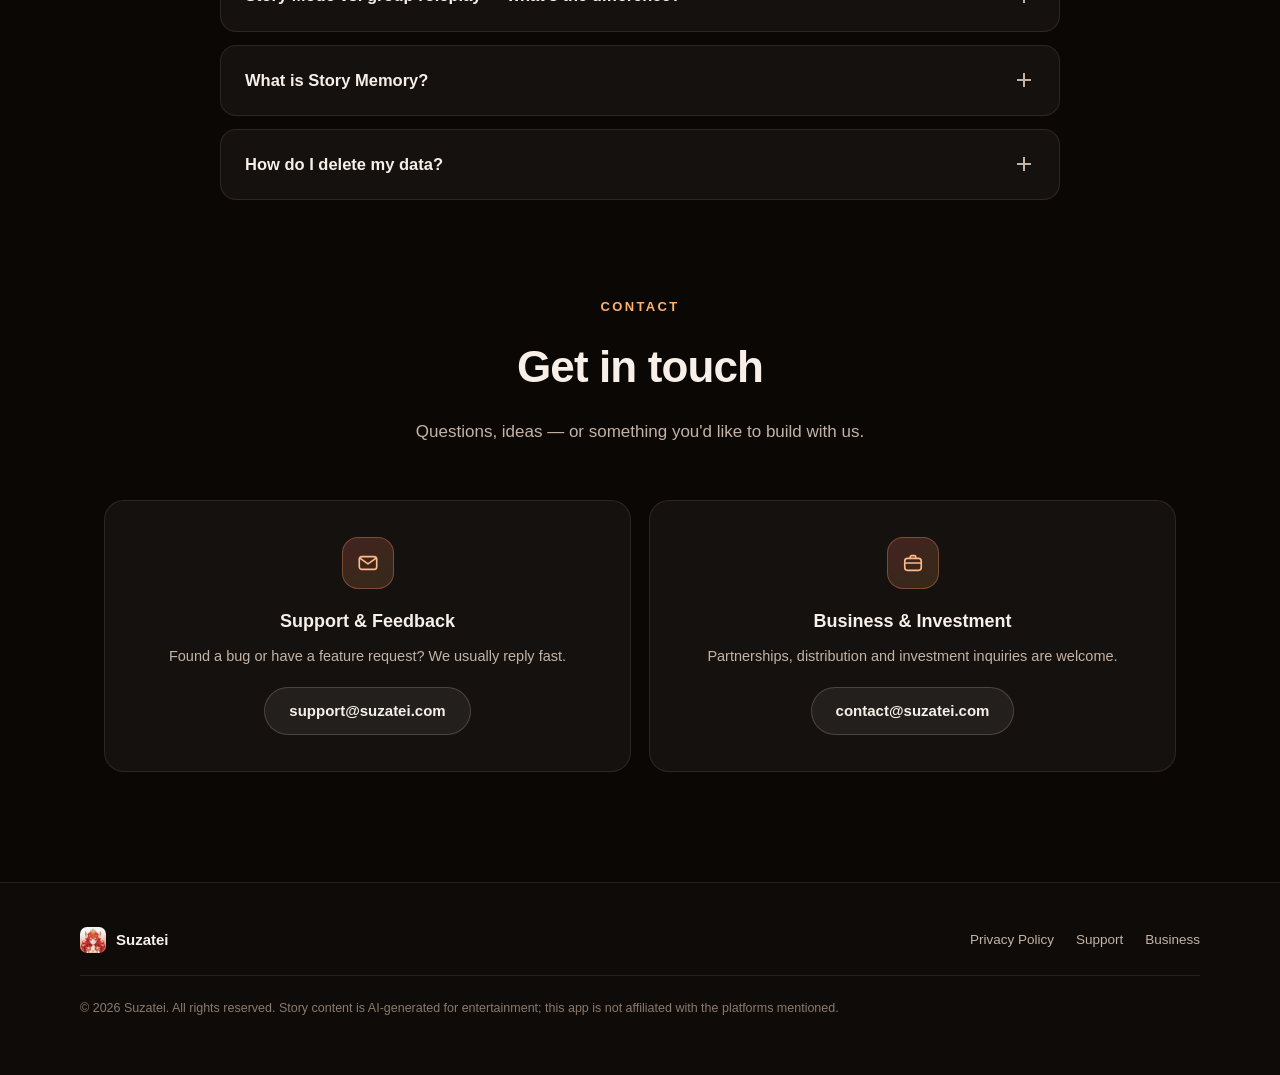
<file: P-Chat/index.html>
<!DOCTYPE html>
<html lang="en">
<head>
<meta charset="UTF-8">
<meta name="viewport" content="width=device-width, initial-scale=1.0">
<title>P Chat — AI Roleplay & Interactive Stories | Suzatei</title>
<meta name="description" content="P Chat: AI group roleplay and interactive stories. A Story Director paces the tale scene by scene, up to 8 characters share the stage, and Story Memory keeps long stories alive. BYOK, on-device only.">
<meta name="robots" content="all">
<meta property="og:title" content="P Chat — AI Roleplay & Interactive Stories | Suzatei">
<meta property="og:description" content="P Chat: AI group roleplay and interactive stories. A Story Director paces the tale scene by scene, up to 8 characters share the stage, and Story Memory keeps long stories alive. BYOK, on-device only.">
<meta property="og:type" content="website">
<link rel="icon" type="image/png" href="image/icon.png">
<link rel="stylesheet" href="css/style.css">
</head>
<body>

<!-- ================= 导航 ================= -->
<nav id="nav">
  <div class="nav-inner">
    <a class="brand" href="#top"><img src="image/icon.png" alt="P Chat"><span>P Chat</span></a>
    <div class="nav-links">
      <a href="#features" data-i18n="nav.features">Features</a>
      <a href="#showcase" data-i18n="nav.showcase">Group Play</a>
      <a href="#faq" data-i18n="nav.faq">FAQ</a>
      <a href="#contact" data-i18n="nav.contact">Contact</a>
    </div>
    <div class="lang-switch" id="lang-switch" aria-label="Language"></div>
  </div>
</nav>

<!-- ================= Hero ================= -->
<div class="hero-wrap" id="top">
  <div class="orb orb-1"></div>
  <div class="orb orb-2"></div>
  <div class="orb orb-3"></div>
  <div class="grid-bg"></div>
  <span class="ember" style="left:8%; bottom:12%; animation-delay:0s"></span>
  <span class="ember" style="left:18%; bottom:6%; animation-delay:2.4s"></span>
  <span class="ember" style="left:47%; bottom:10%; animation-delay:1.2s"></span>
  <span class="ember" style="left:66%; bottom:4%; animation-delay:3.6s"></span>
  <span class="ember" style="left:84%; bottom:14%; animation-delay:.7s"></span>
  <span class="ember" style="left:93%; bottom:8%; animation-delay:4.4s"></span>

  <header class="hero">
    <div>
      <span class="badge reveal"><span class="dot"></span><span data-i18n="hero.badge">AI Roleplay · Interactive Stories</span></span>
      <h1 class="reveal" style="--d:.06s">
        <span data-i18n="hero.title1">Start your</span><br>
        <span class="grad" data-i18n="hero.title2">story.</span>
      </h1>
      <p class="hero-desc reveal" style="--d:.12s" data-i18n="hero.desc">In Story Mode, an AI “Story Director” paces the tale scene by scene. Or bring up to 8 characters on stage for group roleplay. Story Memory keeps long stories going — and everything stays on your device.</p>
      <div class="hero-cta reveal" style="--d:.18s">
        <a class="btn btn-primary" id="store-btn" href="#features">
          <svg width="18" height="18" viewBox="0 0 24 24" fill="currentColor"><path d="M17.05 20.28c-.98.95-2.05.8-3.08.35-1.09-.46-2.09-.48-3.24 0-1.44.62-2.2.44-3.06-.35C2.79 15.25 3.51 7.59 9.05 7.31c1.35.07 2.29.74 3.08.8 1.18-.24 2.31-.93 3.57-.84 1.51.12 2.65.72 3.4 1.8-3.12 1.87-2.38 5.98.48 7.13-.57 1.5-1.31 2.99-2.53 4.08ZM12.03 7.25c-.15-2.23 1.66-4.07 3.74-4.25.29 2.58-2.34 4.5-3.74 4.25Z"/></svg>
          <span data-i18n="cta.download">Download on the App Store</span>
        </a>
        <a class="btn btn-ghost" href="#features" data-i18n="cta.secondary">Explore features</a>
      </div>
      <div class="hero-meta reveal" style="--d:.24s">
        <span><svg width="15" height="15" viewBox="0 0 24 24" fill="none" stroke="currentColor" stroke-width="2" stroke-linecap="round" stroke-linejoin="round"><path d="M12 22s8-3.5 8-10V5l-8-3-8 3v7c0 6.5 8 10 8 10z"/></svg><span data-i18n="hero.meta1">No account · Stories stay on-device</span></span>
        <span><svg width="15" height="15" viewBox="0 0 24 24" fill="none" stroke="currentColor" stroke-width="2" stroke-linecap="round" stroke-linejoin="round"><rect x="3" y="11" width="18" height="10" rx="2"/><path d="M7 11V7a5 5 0 0 1 10 0v4"/></svg><span data-i18n="hero.meta2">Bring your own API key</span></span>
      </div>
    </div>

    <div class="mock-zone reveal" style="--d:.2s">
      <img class="girl" src="image/hero.png" alt="" aria-hidden="true">
      <span class="float-chip strategy"><b data-i18n="mock.strategy">Smart</b>· <span data-i18n="mock.on">ON</span></span>
      <div class="chat-card">
        <div class="chat-head">
          <span class="grp"><svg width="17" height="17" viewBox="0 0 24 24" fill="none" stroke="currentColor" stroke-width="2" stroke-linecap="round" stroke-linejoin="round"><path d="M21 11.5a8.38 8.38 0 0 1-8.5 8.5 8.5 8.5 0 0 1-3.8-.9L3 21l1.9-5.7a8.38 8.38 0 0 1-.9-3.8 8.5 8.5 0 0 1 8.5-8.5c4.7 0 8.5 3.8 8.5 8.5z"/></svg></span>
          <span>
            <span class="t" data-i18n="mock.group">Rainy-Night Bookstore · Group Play</span><br>
            <span class="s" data-i18n="mock.members">4 characters on stage</span>
          </span>
        </div>
        <div class="narr"><span class="who" data-i18n="mock.director">STORY DIRECTOR</span><span data-i18n="mock.narr">A rainy night. The old bookstore's wind chime rings as the door swings open — every eye turns to the newcomer.</span></div>
        <div class="msg">
          <img class="ava" src="image/avatar-genki.png" alt="" width="36" height="36">
          <span class="bubble"><span class="nm" data-i18n="mock.g1">Genki Girl</span><br><span class="tx" data-i18n="mock.t1">You made it! We've been waiting forever — come in, it's pouring out there!</span></span>
        </div>
        <div class="msg">
          <img class="ava" src="image/avatar-swordsman.png" alt="" width="36" height="36">
          <span class="bubble typing"><i></i><i></i><i></i></span>
        </div>
      </div>
      <span class="float-chip join"><img class="mini" src="image/avatar-strategist.png" alt="" width="22" height="22"><span data-i18n="mock.join">Master Strategist joined the story</span></span>
    </div>
  </header>
</div>

<!-- ================= 服务商跑马灯 ================= -->
<div class="marquee-band">
  <div class="marquee-label" data-i18n="marquee.label">Plug in the models you love</div>
  <div class="marquee">
    <div class="marquee-track" id="marquee-track">
      <span class="chip"><i style="background:#3b6ef5"></i>DeepSeek</span>
      <span class="chip"><i style="background:#10b3a3"></i>OpenAI</span>
      <span class="chip"><i style="background:#d97757"></i>Claude</span>
      <span class="chip"><i style="background:#4285f4"></i>Gemini</span>
      <span class="chip"><i style="background:#1a1a1a;border:1px solid #555"></i>Grok</span>
      <span class="chip"><i style="background:#3b82f6"></i><span data-i18n="m.doubao">Doubao</span></span>
      <span class="chip"><i style="background:#ff7162"></i><span data-i18n="m.custom">Custom endpoints</span></span>
      <span class="chip"><i style="background:#ffbc5f"></i><span data-i18n="m.stream">Streaming output</span></span>
      <span class="chip"><i style="background:#b06cc9"></i><span data-i18n="m.reasoning">Deep reasoning</span></span>
    </div>
  </div>
</div>

<!-- ================= 功能 ================= -->
<section class="block section-pad" id="features">
  <span class="eyebrow reveal" data-i18n="features.eyebrow">FEATURES</span>
  <h2 class="title reveal" style="--d:.05s" data-i18n="features.title">An AI stage built for storytelling</h2>
  <p class="subtitle reveal" style="--d:.1s" data-i18n="features.sub">From reading quietly on your own to a whole cast acting it out — P Chat handles both.</p>

  <div class="grid">
    <div class="card reveal" style="--d:0s">
      <div class="ico"><svg width="22" height="22" viewBox="0 0 24 24" fill="none" stroke="currentColor" stroke-width="1.8" stroke-linecap="round" stroke-linejoin="round"><path d="M4 19.5A2.5 2.5 0 0 1 6.5 17H20V3H6.5A2.5 2.5 0 0 0 4 5.5v14z"/><path d="M4 19.5A2.5 2.5 0 0 0 6.5 22H20v-5"/><path d="M9 8h7M9 11.5h4"/></svg></div>
      <h3 data-i18n="f1.title">Story Director</h3>
      <p data-i18n="f1.desc">In Story Mode the AI director paces plot and character actions scene by scene, streamed live like a series you can't pause.</p>
    </div>
    <div class="card reveal" style="--d:.07s">
      <div class="ico"><svg width="22" height="22" viewBox="0 0 24 24" fill="none" stroke="currentColor" stroke-width="1.8" stroke-linecap="round" stroke-linejoin="round"><circle cx="9" cy="8" r="3.2"/><path d="M2.5 20c.8-3.2 3.4-5 6.5-5s5.7 1.8 6.5 5"/><circle cx="17.5" cy="9.5" r="2.5"/><path d="M17 15.2c2.4.3 4.1 1.8 4.6 4.3"/></svg></div>
      <h3 data-i18n="f2.title">Group Roleplay ×8</h3>
      <p data-i18n="f2.desc">Up to 8 characters share the stage. Play your own role, or switch to director narration to move the plot at any time.</p>
    </div>
    <div class="card reveal" style="--d:.14s">
      <div class="ico"><svg width="22" height="22" viewBox="0 0 24 24" fill="none" stroke="currentColor" stroke-width="1.8" stroke-linecap="round" stroke-linejoin="round"><path d="M12 3a6 6 0 0 1 6 6c0 2.2-1.2 3.6-2.4 4.8-.8.8-1.6 1.7-1.6 3.2h-4c0-1.5-.8-2.4-1.6-3.2C7.2 12.6 6 11.2 6 9a6 6 0 0 1 6-6z"/><path d="M9.5 20.5h5"/><path d="M10.5 23h3"/></svg></div>
      <h3 data-i18n="f3.title">Story Memory</h3>
      <p data-i18n="f3.desc">Auto-generated recaps plus a long-term memory list — long stories never lose the thread, and characters remember.</p>
    </div>
    <div class="card reveal" style="--d:0s">
      <div class="ico"><svg width="22" height="22" viewBox="0 0 24 24" fill="none" stroke="currentColor" stroke-width="1.8" stroke-linecap="round" stroke-linejoin="round"><circle cx="12" cy="12" r="9"/><path d="M3.6 9h16.8M3.6 15h16.8"/><path d="M12 3a14.5 14.5 0 0 1 0 18 14.5 14.5 0 0 1 0-18z"/></svg></div>
      <h3 data-i18n="f4.title">World Info</h3>
      <p data-i18n="f4.desc">Keyword-triggered worldbuilding, scenario backgrounds and author's notes, injected precisely into every scene.</p>
    </div>
    <div class="card reveal" style="--d:.07s">
      <div class="ico"><svg width="22" height="22" viewBox="0 0 24 24" fill="none" stroke="currentColor" stroke-width="1.8" stroke-linecap="round" stroke-linejoin="round"><rect x="3" y="3" width="18" height="18" rx="4"/><circle cx="12" cy="10" r="3"/><path d="M6.5 19c1-2.6 3-4 5.5-4s4.5 1.4 5.5 4"/></svg></div>
      <h3 data-i18n="f5.title">Character Card Studio</h3>
      <p data-i18n="f5.desc">Personas, appearance, greetings, example dialogues and custom avatars — craft characters with a soul in minutes.</p>
    </div>
    <div class="card reveal" style="--d:.14s">
      <div class="ico"><svg width="22" height="22" viewBox="0 0 24 24" fill="none" stroke="currentColor" stroke-width="1.8" stroke-linecap="round" stroke-linejoin="round"><rect x="3" y="11" width="18" height="10" rx="2"/><path d="M7 11V7a5 5 0 0 1 10 0v4"/><circle cx="12" cy="16" r="1.6"/></svg></div>
      <h3 data-i18n="f6.title">BYOK, Start Instantly</h3>
      <p data-i18n="f6.desc">Works with DeepSeek, OpenAI, Claude, Gemini, Grok, Doubao and custom endpoints. Keys stay in your Keychain.</p>
    </div>
  </div>
</section>

<!-- ================= 群聊演绎展示 ================= -->
<div class="show-band" id="showcase">
  <div class="show-inner">
    <span class="eyebrow reveal" data-i18n="show.eyebrow">GROUP PLAY</span>
    <h2 class="title reveal" style="--d:.05s" data-i18n="show.title">The story decides who speaks</h2>
    <p class="subtitle reveal" style="--d:.1s" data-i18n="show.sub">Five speaking strategies make group chat feel like real life.</p>

    <div class="st-row">
      <span class="st-chip hot reveal"><span class="n"></span><span data-i18n="st.smart">Smart</span></span>
      <span class="st-chip reveal" style="--d:.05s"><span class="n"></span><span data-i18n="st.all">Everyone</span></span>
      <span class="st-chip reveal" style="--d:.1s"><span class="n"></span><span data-i18n="st.round">Round-robin</span></span>
      <span class="st-chip reveal" style="--d:.15s"><span class="n"></span><span data-i18n="st.random">Random</span></span>
      <span class="st-chip reveal" style="--d:.2s"><span class="n"></span><span data-i18n="st.manual">Director's pick</span></span>
    </div>
    <p class="show-note reveal" style="--d:.25s" data-i18n="show.note">In Smart mode, the AI chooses the next speaker from the plot and each character's personality.</p>

    <div class="chars">
      <div class="char reveal" style="--d:0s">
        <img class="ava" src="image/avatar-strategist.png" alt="" width="62" height="62">
        <h4 data-i18n="c1.name">Master Strategist</h4>
        <p data-i18n="c1.desc">Three moves ahead, always</p>
      </div>
      <div class="char reveal" style="--d:.07s">
        <img class="ava" src="image/avatar-swordsman.png" alt="" width="62" height="62">
        <h4 data-i18n="c2.name">Aloof Swordsman</h4>
        <p data-i18n="c2.desc">A quiet blade, a guarded heart</p>
      </div>
      <div class="char reveal" style="--d:.14s">
        <img class="ava" src="image/avatar-genki.png" alt="" width="62" height="62">
        <h4 data-i18n="c3.name">Genki Girl</h4>
        <p data-i18n="c3.desc">Pure sunshine, endless energy</p>
      </div>
      <div class="char reveal" style="--d:.21s">
        <img class="ava" src="image/avatar-butler.png" alt="" width="62" height="62">
        <h4 data-i18n="c4.name">Sharp-Tongued Butler</h4>
        <p data-i18n="c4.desc">Sharp tongue, devoted heart</p>
      </div>
    </div>
  </div>
</div>

<!-- ================= FAQ ================= -->
<section class="block section-pad" id="faq">
  <span class="eyebrow reveal" data-i18n="faq.eyebrow">FAQ</span>
  <h2 class="title reveal" style="--d:.05s" data-i18n="faq.title">Frequently Asked Questions</h2>
  <p class="subtitle reveal" style="--d:.1s" data-i18n="faq.sub">Answers to common questions about P Chat.</p>

  <div class="faq-list">
    <details class="reveal"><summary><span data-i18n="faq.q1">Do I need an account?</span><span class="plus"></span></summary>
      <div class="answer"><p data-i18n="faq.a1">No. P Chat has no accounts and no passwords — open it and play. Stories, characters and settings all stay on your device, and uninstalling removes everything.</p></div>
    </details>
    <details class="reveal" style="--d:.04s"><summary><span data-i18n="faq.q2">Are my API keys safe?</span><span class="plus"></span></summary>
      <div class="answer"><p data-i18n="faq.a2">Yes. Keys are encrypted in the iOS Keychain and stay on your device. Chat requests go straight from your device to the providers you configured — we run no middle servers. You can also switch off all network access with one toggle.</p></div>
    </details>
    <details class="reveal" style="--d:.08s"><summary><span data-i18n="faq.q3">Which AI models are supported?</span><span class="plus"></span></summary>
      <div class="answer"><p data-i18n="faq.a3">Built-in presets for DeepSeek, OpenAI, Anthropic Claude, Google Gemini, xAI Grok and Doubao (Volcano Ark), plus any OpenAI-compatible custom endpoint. Each provider keeps its own model list, with deep-reasoning modes supported.</p></div>
    </details>
    <details class="reveal" style="--d:.12s"><summary><span data-i18n="faq.q4">Story Mode vs. group roleplay — what's the difference?</span><span class="plus"></span></summary>
      <div class="answer"><p data-i18n="faq.a4a">Story Mode: a single-player tale paced by the AI “Story Director”. You reply as your character, or switch to director narration.</p><p data-i18n="faq.a4b">Group Roleplay: up to 8 characters on stage with five speaking strategies deciding who talks next — great for long, multi-character plots.</p></div>
    </details>
    <details class="reveal" style="--d:.16s"><summary><span data-i18n="faq.q5">What is Story Memory?</span><span class="plus"></span></summary>
      <div class="answer"><p data-i18n="faq.a5">The app auto-generates recaps of earlier events, and you can curate a long-term memory list with one-tap summaries. Even when a story outgrows the context window, characters keep remembering what matters.</p></div>
    </details>
    <details class="reveal" style="--d:.2s"><summary><span data-i18n="faq.q6">How do I delete my data?</span><span class="plus"></span></summary>
      <div class="answer"><p data-i18n="faq.a6">Settings include on-device data stats and a one-tap erase; deleting a story or character clears its data too. Uninstalling the app removes everything.</p></div>
    </details>
  </div>
</section>

<!-- ================= 联系 ================= -->
<section class="block section-pad" id="contact">
  <span class="eyebrow reveal" data-i18n="contact.eyebrow">CONTACT</span>
  <h2 class="title reveal" style="--d:.05s" data-i18n="contact.title">Get in touch</h2>
  <p class="subtitle reveal" style="--d:.1s" data-i18n="contact.sub">Questions, ideas — or something you'd like to build with us.</p>

  <div class="contact-grid">
    <div class="contact-card reveal" style="--d:0s">
      <div class="ic"><svg width="22" height="22" viewBox="0 0 24 24" fill="none" stroke="currentColor" stroke-width="1.8" stroke-linecap="round" stroke-linejoin="round"><rect x="2.5" y="5" width="19" height="14" rx="3"/><path d="m3.5 7 8.5 6 8.5-6"/></svg></div>
      <h3 data-i18n="contact.s.title">Support & Feedback</h3>
      <p data-i18n="contact.s.desc">Found a bug or have a feature request? We usually reply fast.</p>
      <a class="mail" href="mailto:support@suzatei.com">support@suzatei.com</a>
    </div>
    <div class="contact-card reveal" style="--d:.08s">
      <div class="ic"><svg width="22" height="22" viewBox="0 0 24 24" fill="none" stroke="currentColor" stroke-width="1.8" stroke-linecap="round" stroke-linejoin="round"><rect x="3" y="7" width="18" height="13" rx="3"/><path d="M9 7V5.5A1.5 1.5 0 0 1 10.5 4h3A1.5 1.5 0 0 1 15 5.5V7"/><path d="M3 12h18"/></svg></div>
      <h3 data-i18n="contact.b.title">Business & Investment</h3>
      <p data-i18n="contact.b.desc">Partnerships, distribution and investment inquiries are welcome.</p>
      <a class="mail" href="mailto:contact@suzatei.com">contact@suzatei.com</a>
    </div>
  </div>
</section>

<!-- ================= 页脚 ================= -->
<footer>
  <div class="foot-inner">
    <div class="foot-brand"><img src="image/icon.png" alt=""><span>Suzatei</span></div>
    <div class="foot-links">
      <a href="../Privacy/privacy_zh_CN.html" data-privacy-link data-i18n="footer.privacy">Privacy Policy</a>
      <a href="mailto:support@suzatei.com" data-i18n="footer.support">Support</a>
      <a href="mailto:contact@suzatei.com" data-i18n="footer.biz">Business</a>
    </div>
  </div>
  <p class="foot-note" data-i18n="footer.note">© 2026 Suzatei. All rights reserved. Story content is AI-generated for entertainment; this app is not affiliated with the platforms mentioned.</p>
</footer>

<!-- ================= 内嵌多语言数据（默认值，运行时会被 i18n/locales.csv 覆盖） ================= -->
<script id="i18n-data" type="application/json">
{
  "zh_CN": {
    "meta.title": "P Chat — AI 角色扮演 · 互动故事 | Suzatei",
    "meta.desc": "P Chat：AI 群聊角色扮演与互动故事 App。故事导演逐幕编排，最多 8 位角色同台演绎，剧情记忆让故事绵延不断。自带 Key，数据仅存本机。",
    "nav.features": "功能",
    "nav.showcase": "群聊演绎",
    "nav.faq": "常见问题",
    "nav.contact": "联系我们",
    "hero.badge": "AI 角色扮演 · 互动故事",
    "hero.title1": "开始你的",
    "hero.title2": "故事。",
    "hero.desc": "单人故事模式由「故事导演」逐幕编排，或邀请最多 8 位角色同台群聊演绎。剧情记忆让长篇故事绵延不断——而你的故事，只保存在你的设备上。",
    "cta.download": "App Store 下载",
    "cta.soon": "即将上线 App Store",
    "cta.secondary": "看看功能",
    "hero.meta1": "无账号 · 故事仅存本机",
    "hero.meta2": "自带 API Key",
    "mock.strategy": "智能接话",
    "mock.on": "已开启",
    "mock.group": "雨夜书店 · 群聊演绎",
    "mock.members": "4 位角色同台",
    "mock.director": "故事导演",
    "mock.narr": "雨夜的旧书店，风铃轻响。门被推开，所有人的目光一齐落在来客身上——",
    "mock.g1": "元气少女",
    "mock.t1": "你终于来啦！我们等你好久了～快进来，外面雨好大！",
    "mock.joinInitial": "诸",
    "mock.join": "诸葛军师 加入了群聊",
    "marquee.label": "接入你喜欢的 AI 模型",
    "m.doubao": "豆包",
    "m.custom": "自定义接口",
    "m.stream": "流式输出",
    "m.reasoning": "深度思考",
    "features.eyebrow": "核心功能",
    "features.title": "为讲故事而生的 AI 舞台",
    "features.sub": "从一个人静静地读，到一群角色热热闹闹地演，都交给 P Chat。",
    "f1.title": "故事导演",
    "f1.desc": "单人故事模式：AI 导演逐幕编排剧情与角色行动，流式输出，如追剧般沉浸。",
    "f2.title": "8 人群聊演绎",
    "f2.desc": "最多 8 位角色同台飙戏：你可扮演自己的角色，也能随时切换为导演旁白推进剧情。",
    "f3.title": "剧情记忆",
    "f3.desc": "前情摘要自动生成，长期记忆随手维护——长篇故事不断片，角色始终记得你们的故事。",
    "f4.title": "世界设定",
    "f4.desc": "世界观关键词自动触发，配合剧情背景与作者注释，把设定精准注入每一幕。",
    "f5.title": "角色卡工坊",
    "f5.desc": "人设、外貌、开场白、示例对话与自定义头像，随手捏出有灵魂的角色。",
    "f6.title": "自带 Key，即刻开演",
    "f6.desc": "支持 DeepSeek、OpenAI、Claude、Gemini、Grok、豆包与自定义接口，密钥仅存钥匙串。",
    "show.eyebrow": "群聊演绎",
    "show.title": "谁开口，剧情说了算",
    "show.sub": "五种发言策略，让群聊像真正的生活现场。",
    "st.smart": "智能接话",
    "st.all": "全员发言",
    "st.round": "轮流发言",
    "st.random": "随机发言",
    "st.manual": "导演点名",
    "show.note": "智能模式下，AI 依据剧情与角色性格自动决定下一位发言者。",
    "c1.name": "诸葛军师",
    "c1.desc": "运筹帷幄，决胜千里",
    "c2.name": "清冷剑客",
    "c2.desc": "剑未出鞘，心已动人",
    "c3.name": "元气少女",
    "c3.desc": "元气满满，治愈全场",
    "c4.name": "毒舌管家",
    "c4.desc": "嘴上不饶人，心里全是您",
    "faq.eyebrow": "答疑",
    "faq.title": "常见问题",
    "faq.sub": "关于 P Chat 的疑问，在这里找到答案。",
    "faq.q1": "需要注册账号吗？",
    "faq.a1": "不需要。P Chat 无账号、无密码，打开即用。故事、角色与配置全部保存在设备本地，卸载即彻底删除。",
    "faq.q2": "我的 API Key 安全吗？",
    "faq.a2": "安全。Key 使用 iOS Keychain 加密存储，仅保存在你的设备上。对话请求由设备直连你配置的服务商，我们没有任何中间服务器。你还可以在设置中一键关闭全部网络请求。",
    "faq.q3": "支持哪些 AI 模型？",
    "faq.a3": "内置 DeepSeek、OpenAI、Anthropic Claude、Google Gemini、xAI Grok 与豆包（火山方舟）预设，也支持任何 OpenAI 兼容的自定义接口；每个服务商可维护自己的模型列表，并支持深度思考（推理）模式。",
    "faq.q4": "故事模式和群聊角色扮演有什么区别？",
    "faq.a4a": "故事模式：由「故事导演」AI 逐幕推进的单人剧情，你以角色身份回应，也能切换为导演旁白。",
    "faq.a4b": "群聊演绎：最多 8 位角色同台，五种发言策略决定谁接话，适合多人互动的长线剧情。",
    "faq.q5": "什么是剧情记忆？",
    "faq.a5": "App 会自动生成前情摘要，你也可以维护长期记忆列表并一键总结。这样即使故事很长、超出上下文窗口，角色依然记得重要的事。",
    "faq.q6": "如何删除我的数据？",
    "faq.a6": "设置中提供本机数据统计与一键清空；删除单个故事或角色也会同步清理其数据。卸载 App 即彻底删除全部内容。",
    "contact.eyebrow": "联系",
    "contact.title": "联系我们",
    "contact.sub": "疑问、提议，或者想和我们一起做点事。",
    "contact.s.title": "技术支持与建议",
    "contact.s.desc": "遇到问题或有功能建议，我们会尽快回复。",
    "contact.b.title": "合作与投资",
    "contact.b.desc": "商务合作、渠道洽谈与投资事宜，欢迎来信。",
    "footer.privacy": "隐私政策",
    "footer.support": "技术支持",
    "footer.biz": "商务合作",
    "footer.note": "© 2026 Suzatei. 保留所有权利。故事内容由 AI 生成，仅供娱乐；本应用与所提及的平台无隶属关系。"
  },
  "en_US": {
    "meta.title": "P Chat — AI Roleplay & Interactive Stories | Suzatei",
    "meta.desc": "P Chat: AI group roleplay and interactive stories. A Story Director paces the tale scene by scene, up to 8 characters share the stage, and Story Memory keeps long stories alive. BYOK, on-device only.",
    "nav.features": "Features",
    "nav.showcase": "Group Play",
    "nav.faq": "FAQ",
    "nav.contact": "Contact",
    "hero.badge": "AI Roleplay · Interactive Stories",
    "hero.title1": "Start your",
    "hero.title2": "story.",
    "hero.desc": "In Story Mode, an AI “Story Director” paces the tale scene by scene. Or bring up to 8 characters on stage for group roleplay. Story Memory keeps long stories going — and everything stays on your device.",
    "cta.download": "Download on the App Store",
    "cta.soon": "Coming to the App Store",
    "cta.secondary": "Explore features",
    "hero.meta1": "No account · Stories stay on-device",
    "hero.meta2": "Bring your own API key",
    "mock.strategy": "Smart",
    "mock.on": "ON",
    "mock.group": "Rainy-Night Bookstore · Group Play",
    "mock.members": "4 characters on stage",
    "mock.director": "STORY DIRECTOR",
    "mock.narr": "A rainy night. The old bookstore's wind chime rings as the door swings open — every eye turns to the newcomer.",
    "mock.g1": "Genki Girl",
    "mock.t1": "You made it! We've been waiting forever — come in, it's pouring out there!",
    "mock.joinInitial": "Z",
    "mock.join": "Master Strategist joined the story",
    "marquee.label": "Plug in the models you love",
    "m.doubao": "Doubao",
    "m.custom": "Custom endpoints",
    "m.stream": "Streaming output",
    "m.reasoning": "Deep reasoning",
    "features.eyebrow": "FEATURES",
    "features.title": "An AI stage built for storytelling",
    "features.sub": "From reading quietly on your own to a whole cast acting it out — P Chat handles both.",
    "f1.title": "Story Director",
    "f1.desc": "In Story Mode the AI director paces plot and character actions scene by scene, streamed live like a series you can't pause.",
    "f2.title": "Group Roleplay ×8",
    "f2.desc": "Up to 8 characters share the stage. Play your own role, or switch to director narration to move the plot at any time.",
    "f3.title": "Story Memory",
    "f3.desc": "Auto-generated recaps plus a long-term memory list — long stories never lose the thread, and characters remember.",
    "f4.title": "World Info",
    "f4.desc": "Keyword-triggered worldbuilding, scenario backgrounds and author's notes, injected precisely into every scene.",
    "f5.title": "Character Card Studio",
    "f5.desc": "Personas, appearance, greetings, example dialogues and custom avatars — craft characters with a soul in minutes.",
    "f6.title": "BYOK, Start Instantly",
    "f6.desc": "Works with DeepSeek, OpenAI, Claude, Gemini, Grok, Doubao and custom endpoints. Keys stay in your Keychain.",
    "show.eyebrow": "GROUP PLAY",
    "show.title": "The story decides who speaks",
    "show.sub": "Five speaking strategies make group chat feel like real life.",
    "st.smart": "Smart",
    "st.all": "Everyone",
    "st.round": "Round-robin",
    "st.random": "Random",
    "st.manual": "Director's pick",
    "show.note": "In Smart mode, the AI chooses the next speaker from the plot and each character's personality.",
    "c1.name": "Master Strategist",
    "c1.desc": "Three moves ahead, always",
    "c2.name": "Aloof Swordsman",
    "c2.desc": "A quiet blade, a guarded heart",
    "c3.name": "Genki Girl",
    "c3.desc": "Pure sunshine, endless energy",
    "c4.name": "Sharp-Tongued Butler",
    "c4.desc": "Sharp tongue, devoted heart",
    "faq.eyebrow": "FAQ",
    "faq.title": "Frequently Asked Questions",
    "faq.sub": "Answers to common questions about P Chat.",
    "faq.q1": "Do I need an account?",
    "faq.a1": "No. P Chat has no accounts and no passwords — open it and play. Stories, characters and settings all stay on your device, and uninstalling removes everything.",
    "faq.q2": "Are my API keys safe?",
    "faq.a2": "Yes. Keys are encrypted in the iOS Keychain and stay on your device. Chat requests go straight from your device to the providers you configured — we run no middle servers. You can also switch off all network access with one toggle.",
    "faq.q3": "Which AI models are supported?",
    "faq.a3": "Built-in presets for DeepSeek, OpenAI, Anthropic Claude, Google Gemini, xAI Grok and Doubao (Volcano Ark), plus any OpenAI-compatible custom endpoint. Each provider keeps its own model list, with deep-reasoning modes supported.",
    "faq.q4": "Story Mode vs. group roleplay — what's the difference?",
    "faq.a4a": "Story Mode: a single-player tale paced by the AI “Story Director”. You reply as your character, or switch to director narration.",
    "faq.a4b": "Group Roleplay: up to 8 characters on stage with five speaking strategies deciding who talks next — great for long, multi-character plots.",
    "faq.q5": "What is Story Memory?",
    "faq.a5": "The app auto-generates recaps of earlier events, and you can curate a long-term memory list with one-tap summaries. Even when a story outgrows the context window, characters keep remembering what matters.",
    "faq.q6": "How do I delete my data?",
    "faq.a6": "Settings include on-device data stats and a one-tap erase; deleting a story or character clears its data too. Uninstalling the app removes everything.",
    "contact.eyebrow": "CONTACT",
    "contact.title": "Get in touch",
    "contact.sub": "Questions, ideas — or something you'd like to build with us.",
    "contact.s.title": "Support & Feedback",
    "contact.s.desc": "Found a bug or have a feature request? We usually reply fast.",
    "contact.b.title": "Business & Investment",
    "contact.b.desc": "Partnerships, distribution and investment inquiries are welcome.",
    "footer.privacy": "Privacy Policy",
    "footer.support": "Support",
    "footer.biz": "Business",
    "footer.note": "© 2026 Suzatei. All rights reserved. Story content is AI-generated for entertainment; this app is not affiliated with the platforms mentioned."
  }
}
</script>

<script>
/* =====================================================================
 * P Chat 官网脚本
 * —— 多语言：默认语言 zh_CN / en_US（上方 JSON），运行时尝试拉取
 *    i18n/locales.csv 并覆盖（CSV 里新增语言列会自动出现在切换器）。
 * —— App Store 链接：在下方 APP_STORE_URL 填入网址；留空则按钮显示
 *    “即将上线”。
 * ===================================================================== */
var APP_STORE_URL = ""; // ← App Store 链接，例如 https://apps.apple.com/app/idXXXXXXXXX

(function () {
  "use strict";

  /* ---------- i18n ---------- */
  var I18N = JSON.parse(document.getElementById("i18n-data").textContent);
  var LANG_NAMES = { zh_CN: "中文", en_US: "English" };
  var locales = JSON.parse(JSON.stringify(I18N));
  var LANG_KEY = "suzatei.pchat.lang";
  var lang = detectLang();

  function detectLang() {
    try {
      var saved = localStorage.getItem(LANG_KEY);
      if (saved && I18N[saved]) return saved;
    } catch (e) {}
    return "en_US"; // 默认英文；用户手动切换后记忆在本地
  }
  function t(key) {
    var d = locales[lang] || {};
    return d[key] != null ? d[key]
      : (locales.en_US && locales.en_US[key]) != null ? locales.en_US[key]
      : (locales.zh_CN && locales.zh_CN[key]) != null ? locales.zh_CN[key]
      : "";
  }
  function applyI18n() {
    var html = document.documentElement;
    html.lang = lang === "zh_CN" ? "zh-CN" : "en-US";
    document.title = t("meta.title");
    var md = document.querySelector('meta[name="description"]');
    if (md) md.setAttribute("content", t("meta.desc"));
    document.querySelectorAll("[data-i18n]").forEach(function (el) {
      el.textContent = t(el.getAttribute("data-i18n"));
    });
    document.querySelectorAll("[data-privacy-link]").forEach(function (a) {
      a.setAttribute("href", "../Privacy/privacy_" + (lang === "zh_CN" ? "zh_CN" : "en_US") + ".html");
    });
    buildLangSwitcher();
  }
  function buildLangSwitcher() {
    var sw = document.getElementById("lang-switch");
    if (!sw) return;
    sw.innerHTML = "";
    Object.keys(locales).forEach(function (code) {
      var b = document.createElement("button");
      b.type = "button";
      b.className = "lang-btn" + (code === lang ? " active" : "");
      b.textContent = LANG_NAMES[code] || code;
      b.addEventListener("click", function () {
        lang = code;
        try { localStorage.setItem(LANG_KEY, code); } catch (e) {}
        applyI18n();
      });
      sw.appendChild(b);
    });
  }

  /* CSV：标准解析（支持引号、逗号、换行） */
  function parseCSV(text) {
    var rows = [], row = [], field = "", inQ = false, i, c;
    for (i = 0; i < text.length; i++) {
      c = text[i];
      if (inQ) {
        if (c === '"') {
          if (text[i + 1] === '"') { field += '"'; i++; }
          else inQ = false;
        } else field += c;
      } else if (c === '"') inQ = true;
      else if (c === ",") { row.push(field); field = ""; }
      else if (c === "\n" || c === "\r") {
        if (c === "\r" && text[i + 1] === "\n") i++;
        row.push(field); field = "";
        if (row.length > 1 || row[0].trim() !== "") rows.push(row);
        row = [];
      } else field += c;
    }
    if (field !== "" || row.length) { row.push(field); rows.push(row); }
    return rows;
  }
  fetch("i18n/locales.csv", { cache: "no-store" })
    .then(function (r) { if (!r.ok) throw new Error("no csv"); return r.text(); })
    .then(function (text) {
      var rows = parseCSV(text);
      if (rows.length < 2) return;
      var header = rows[0].map(function (h) { return h.trim(); });
      var keyIdx = header.indexOf("key");
      if (keyIdx < 0) return;
      var cols = [];
      header.forEach(function (h, i) {
        if (i !== keyIdx && /^[a-z]{2,3}([-_][A-Za-z0-9]{2,8})*$/.test(h)) cols.push([i, h]);
      });
      cols.forEach(function (p) { if (!locales[p[1]]) locales[p[1]] = {}; });
      rows.slice(1).forEach(function (r) {
        var k = (r[keyIdx] || "").trim();
        if (!k) return;
        cols.forEach(function (p) {
          if (r[p[0]] !== undefined && r[p[0]].trim() !== "") locales[p[1]][k] = r[p[0]];
        });
      });
      if (!locales[lang]) lang = detectLang();
      applyI18n();
    })
    .catch(function () { /* file:// 等场景静默回退到内嵌翻译 */ });

  /* ---------- App Store 按钮 ---------- */
  var store = document.getElementById("store-btn");
  if (store) {
    if (APP_STORE_URL) {
      store.setAttribute("href", APP_STORE_URL);
      store.setAttribute("target", "_blank");
      store.setAttribute("rel", "noopener");
    } else {
      store.classList.add("soon");
      var span = store.querySelector("[data-i18n='cta.download']");
      if (span) span.setAttribute("data-i18n", "cta.soon");
    }
  }

  /* ---------- 滚动进场 ---------- */
  var io = new IntersectionObserver(function (entries) {
    entries.forEach(function (en) {
      if (en.isIntersecting) { en.target.classList.add("in"); io.unobserve(en.target); }
    });
  }, { threshold: 0.12, rootMargin: "0px 0px -40px 0px" });
  document.querySelectorAll(".reveal").forEach(function (el) { io.observe(el); });

  applyI18n();
})();
</script>
</body>
</html>
</file>
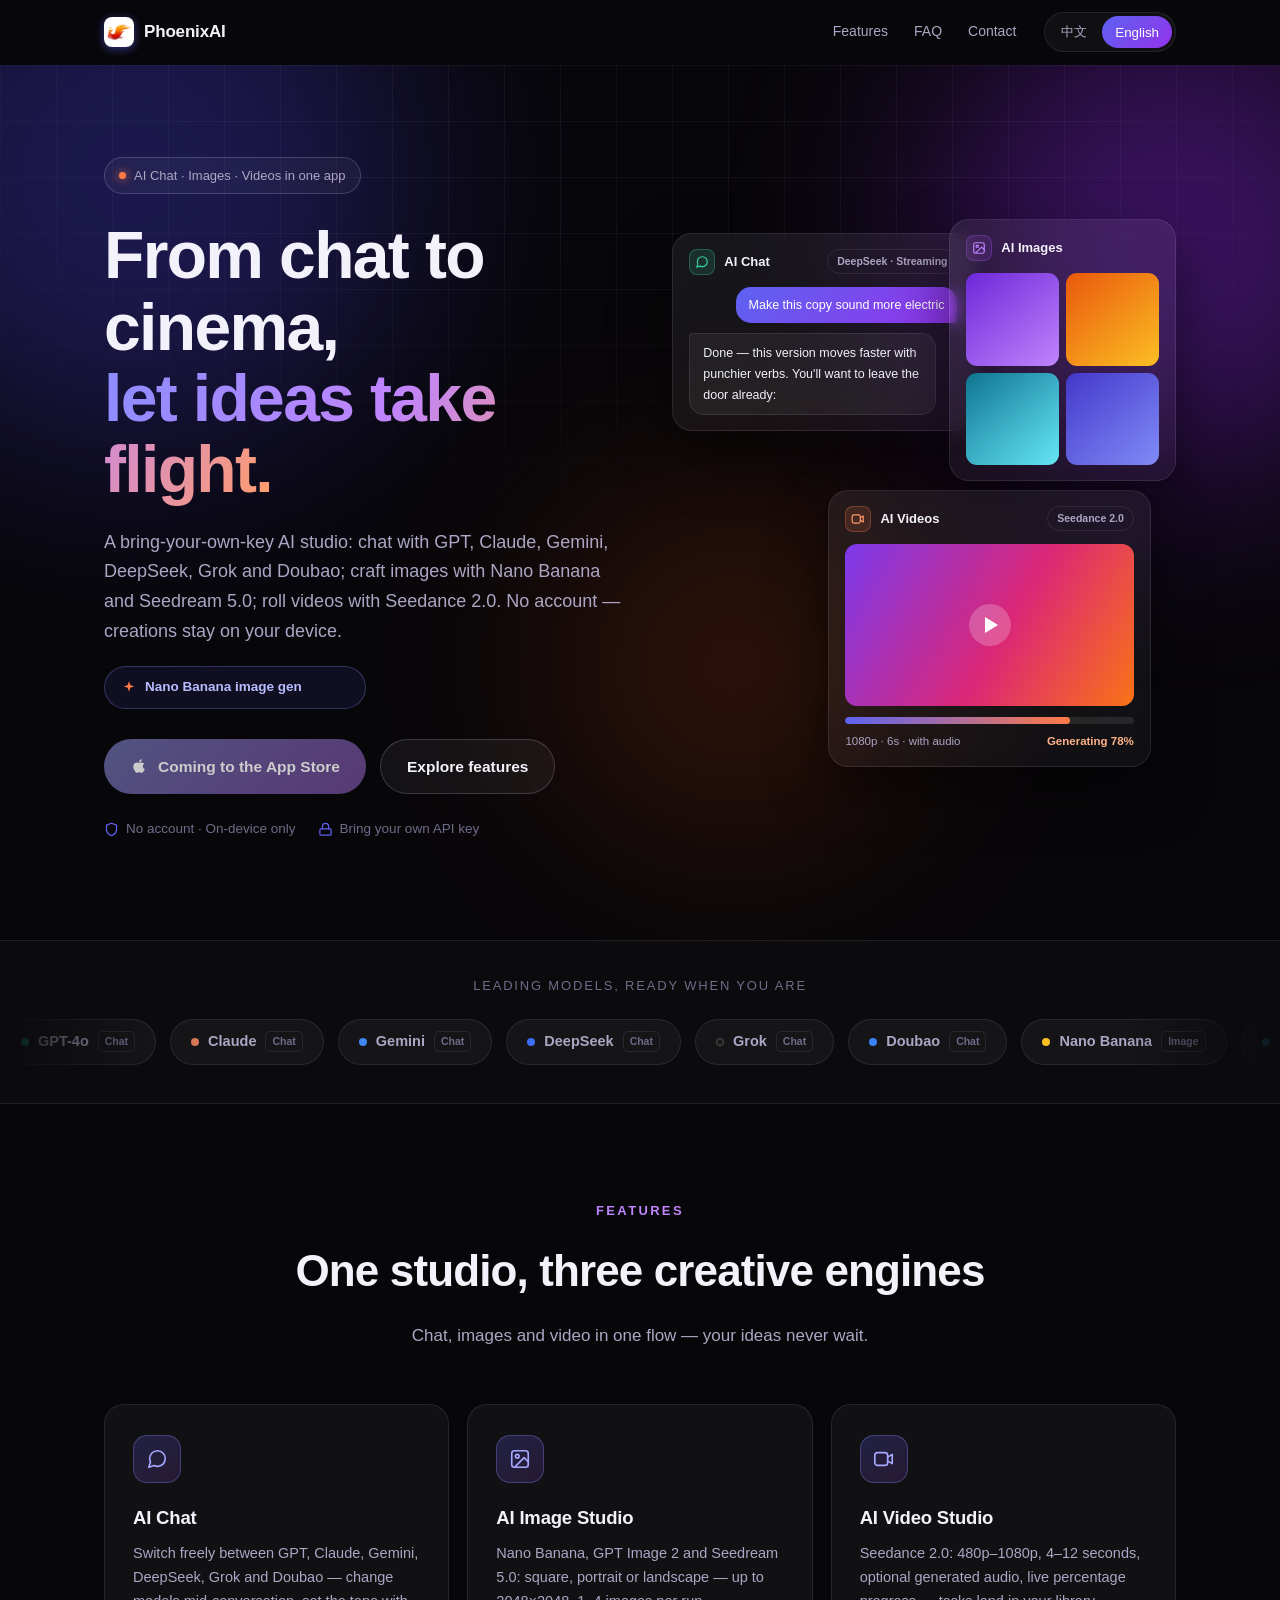
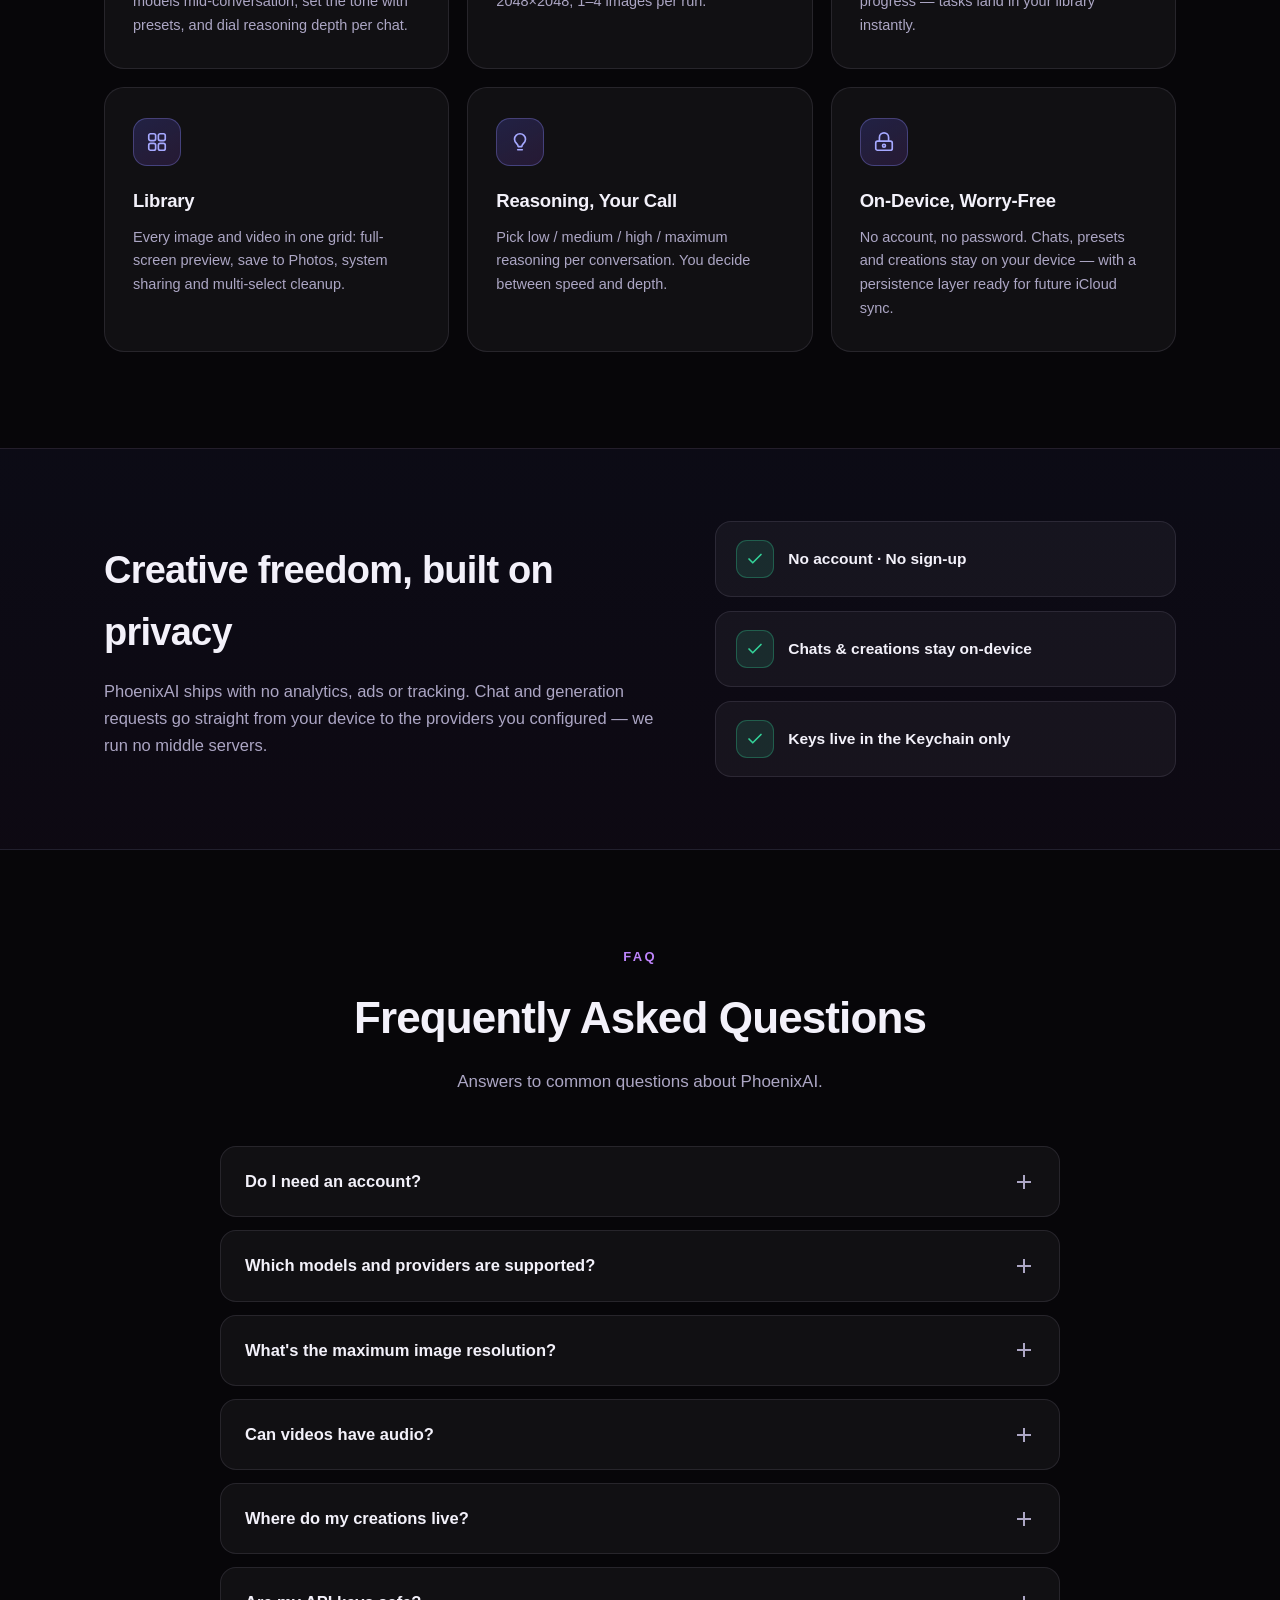
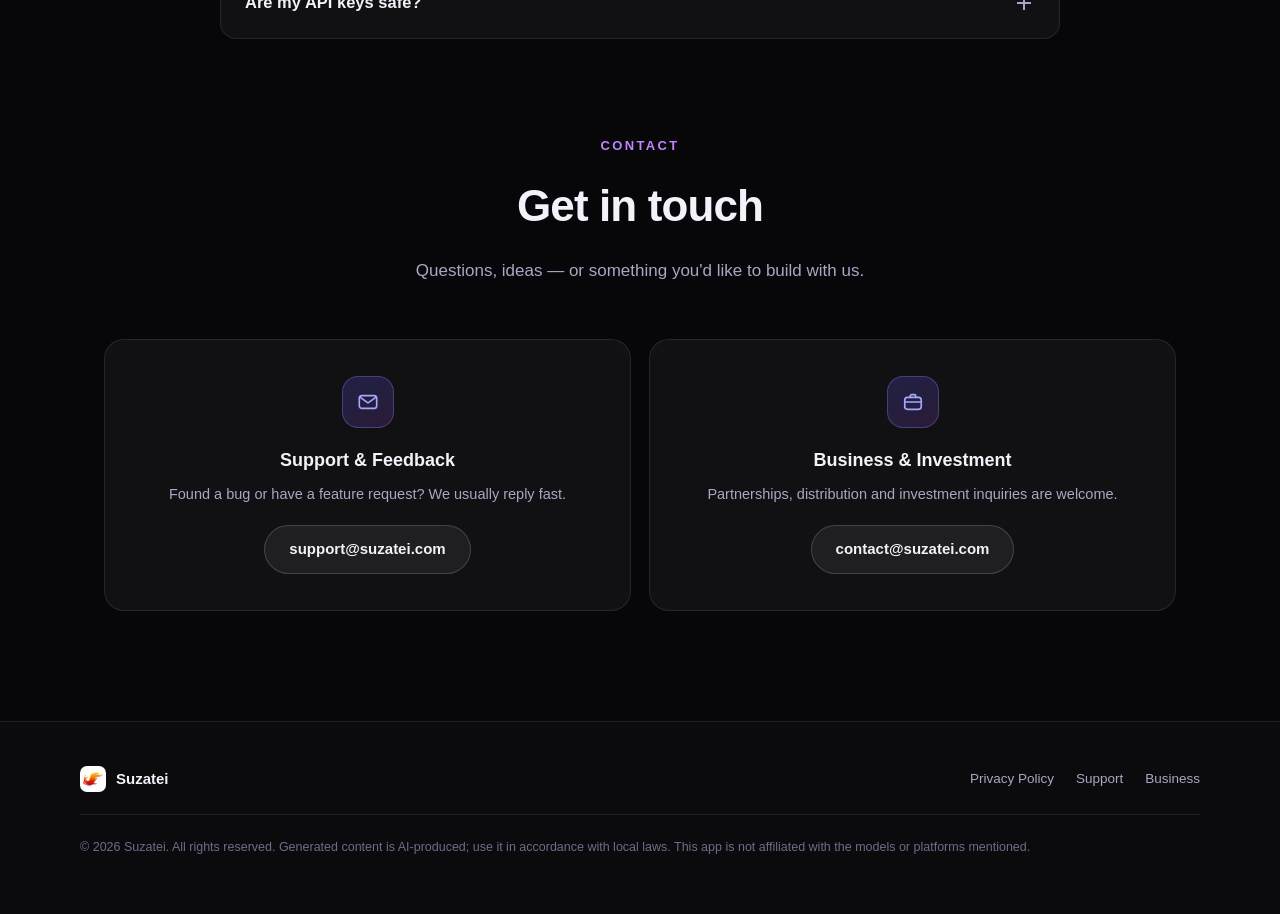
<file: PhoenixAI/index.html>
<!DOCTYPE html>
<html lang="en">
<head>
<meta charset="UTF-8">
<meta name="viewport" content="width=device-width, initial-scale=1.0">
<title>PhoenixAI — AI Chat, Image & Video Studio in One | Suzatei</title>
<meta name="description" content="PhoenixAI: a bring-your-own-key AI studio. Chat with GPT, Claude, Gemini, DeepSeek, Grok and Doubao; generate images with Nano Banana and Seedream 5.0; create videos with Seedance 2.0. On-device only.">
<meta name="robots" content="all">
<meta property="og:title" content="PhoenixAI — AI Chat, Image & Video Studio in One | Suzatei">
<meta property="og:description" content="PhoenixAI: a bring-your-own-key AI studio. Chat with GPT, Claude, Gemini, DeepSeek, Grok and Doubao; generate images with Nano Banana and Seedream 5.0; create videos with Seedance 2.0. On-device only.">
<meta property="og:type" content="website">
<link rel="icon" type="image/png" href="image/icon.png">
<link rel="stylesheet" href="css/style.css">
</head>
<body>

<!-- ================= 导航 ================= -->
<nav id="nav">
  <div class="nav-inner">
    <a class="brand" href="#top"><img src="image/icon.png" alt="PhoenixAI"><span>PhoenixAI</span></a>
    <div class="nav-links">
      <a href="#features" data-i18n="nav.features">Features</a>
      <a href="#faq" data-i18n="nav.faq">FAQ</a>
      <a href="#contact" data-i18n="nav.contact">Contact</a>
    </div>
    <div class="lang-switch" id="lang-switch" aria-label="Language"></div>
  </div>
</nav>

<!-- ================= Hero ================= -->
<div class="hero-wrap" id="top">
  <div class="orb orb-1"></div>
  <div class="orb orb-2"></div>
  <div class="orb orb-3"></div>
  <div class="grid-bg"></div>

  <header class="hero">
    <div>
      <span class="badge reveal"><span class="dot"></span><span data-i18n="hero.badge">AI Chat · Images · Videos in one app</span></span>
      <h1 class="reveal" style="--d:.06s">
        <span data-i18n="hero.title1">From chat to cinema,</span><br>
        <span class="grad" data-i18n="hero.title2">let ideas take flight.</span>
      </h1>
      <p class="hero-desc reveal" style="--d:.12s" data-i18n="hero.desc">A bring-your-own-key AI studio: chat with GPT, Claude, Gemini, DeepSeek, Grok and Doubao; craft images with Nano Banana and Seedream 5.0; roll videos with Seedance 2.0. No account — creations stay on your device.</p>
      <span class="rot-chip reveal" style="--d:.16s">
        <svg width="14" height="14" viewBox="0 0 24 24" fill="currentColor"><path d="M12 2l1.9 5.7a2 2 0 0 0 1.3 1.3L21 11l-5.8 1.9a2 2 0 0 0-1.3 1.3L12 20l-1.9-5.8a2 2 0 0 0-1.3-1.3L3 11l5.8-1.9a2 2 0 0 0 1.3-1.3L12 2z"/></svg>
        <span id="rot-word" data-rot="rot.1,rot.2,rot.3,rot.4"></span>
      </span>
      <div class="hero-cta reveal" style="--d:.2s">
        <a class="btn btn-primary" id="store-btn" href="#features">
          <svg width="18" height="18" viewBox="0 0 24 24" fill="currentColor"><path d="M17.05 20.28c-.98.95-2.05.8-3.08.35-1.09-.46-2.09-.48-3.24 0-1.44.62-2.2.44-3.06-.35C2.79 15.25 3.51 7.59 9.05 7.31c1.35.07 2.29.74 3.08.8 1.18-.24 2.31-.93 3.57-.84 1.51.12 2.65.72 3.4 1.8-3.12 1.87-2.38 5.98.48 7.13-.57 1.5-1.31 2.99-2.53 4.08ZM12.03 7.25c-.15-2.23 1.66-4.07 3.74-4.25.29 2.58-2.34 4.5-3.74 4.25Z"/></svg>
          <span data-i18n="cta.download">Download on the App Store</span>
        </a>
        <a class="btn btn-ghost" href="#features" data-i18n="cta.secondary">Explore features</a>
      </div>
      <div class="hero-meta reveal" style="--d:.26s">
        <span><svg width="15" height="15" viewBox="0 0 24 24" fill="none" stroke="currentColor" stroke-width="2" stroke-linecap="round" stroke-linejoin="round"><path d="M12 22s8-3.5 8-10V5l-8-3-8 3v7c0 6.5 8 10 8 10z"/></svg><span data-i18n="hero.meta1">No account · On-device only</span></span>
        <span><svg width="15" height="15" viewBox="0 0 24 24" fill="none" stroke="currentColor" stroke-width="2" stroke-linecap="round" stroke-linejoin="round"><rect x="3" y="11" width="18" height="10" rx="2"/><path d="M7 11V7a5 5 0 0 1 10 0v4"/></svg><span data-i18n="hero.meta2">Bring your own API key</span></span>
      </div>
    </div>

    <div class="panels reveal" style="--d:.18s">
      <div class="panel panel-chat">
        <div class="panel-head">
          <span class="ic" style="background:rgba(52,211,153,.14);border:1px solid rgba(52,211,153,.3);color:#34d399"><svg width="14" height="14" viewBox="0 0 24 24" fill="none" stroke="currentColor" stroke-width="2" stroke-linecap="round" stroke-linejoin="round"><path d="M21 11.5a8.38 8.38 0 0 1-8.5 8.5 8.5 8.5 0 0 1-3.8-.9L3 21l1.9-5.7a8.38 8.38 0 0 1-.9-3.8 8.5 8.5 0 0 1 8.5-8.5c4.7 0 8.5 3.8 8.5 8.5z"/></svg></span>
          <span class="nm" data-i18n="mp.chat.name">AI Chat</span>
          <span class="tag">DeepSeek · <span data-i18n="mp.stream">Streaming</span></span>
        </div>
        <div class="p-chat-user" data-i18n="mp.chat.user">Make this copy sound more electric</div>
        <div class="p-chat-ai" data-i18n="mp.chat.ai">Done — this version moves faster with punchier verbs. You'll want to leave the door already:</div>
      </div>
      <div class="panel panel-img">
        <div class="panel-head">
          <span class="ic" style="background:rgba(168,85,247,.14);border:1px solid rgba(168,85,247,.3);color:#c084fc"><svg width="14" height="14" viewBox="0 0 24 24" fill="none" stroke="currentColor" stroke-width="2" stroke-linecap="round" stroke-linejoin="round"><rect x="3" y="3" width="18" height="18" rx="3"/><circle cx="9" cy="9" r="2"/><path d="m21 15-4.5-4.5L7 20"/></svg></span>
          <span class="nm" data-i18n="mp.img.name">AI Images</span>
        </div>
        <div class="p-tiles">
          <span class="p-tile t1"></span><span class="p-tile t2"></span>
          <span class="p-tile t3"></span><span class="p-tile t4"></span>
        </div>
      </div>
      <div class="panel panel-vid">
        <div class="panel-head">
          <span class="ic" style="background:rgba(255,122,69,.14);border:1px solid rgba(255,122,69,.3);color:#ff9d6b"><svg width="14" height="14" viewBox="0 0 24 24" fill="none" stroke="currentColor" stroke-width="2" stroke-linecap="round" stroke-linejoin="round"><rect x="2" y="5" width="14" height="14" rx="3"/><path d="m16 10 5-3v10l-5-3"/></svg></span>
          <span class="nm" data-i18n="mp.vid.name">AI Videos</span>
          <span class="tag">Seedance 2.0</span>
        </div>
        <div class="p-vid-frame"><span class="play"></span></div>
        <div class="p-vid-bar"><i></i></div>
        <div class="p-vid-meta"><span data-i18n="mp.vid.meta">1080p · 6s · with audio</span><b data-i18n="mp.vid.status">Generating 78%</b></div>
      </div>
    </div>
  </header>
</div>

<!-- ================= 模型跑马灯 ================= -->
<div class="marquee-band">
  <div class="marquee-label" data-i18n="marquee.label">Leading models, ready when you are</div>
  <div class="marquee">
    <div class="marquee-track" id="marquee-track">
      <span class="chip"><i style="background:#10b3a3"></i>GPT-4o <span class="k" data-i18n="k.chat">Chat</span></span>
      <span class="chip"><i style="background:#d97757"></i>Claude <span class="k" data-i18n="k.chat">Chat</span></span>
      <span class="chip"><i style="background:#4285f4"></i>Gemini <span class="k" data-i18n="k.chat">Chat</span></span>
      <span class="chip"><i style="background:#3b6ef5"></i>DeepSeek <span class="k" data-i18n="k.chat">Chat</span></span>
      <span class="chip"><i style="background:#1a1a1a;border:1px solid #555"></i>Grok <span class="k" data-i18n="k.chat">Chat</span></span>
      <span class="chip"><i style="background:#3b82f6"></i><span data-i18n="m.doubao">Doubao</span> <span class="k" data-i18n="k.chat">Chat</span></span>
      <span class="chip"><i style="background:#fbbf24"></i>Nano Banana <span class="k" data-i18n="k.image">Image</span></span>
      <span class="chip"><i style="background:#22d3ee"></i>GPT Image 2 <span class="k" data-i18n="k.image">Image</span></span>
      <span class="chip"><i style="background:#a855f7"></i>Seedream 5.0 <span class="k" data-i18n="k.image">Image</span></span>
      <span class="chip"><i style="background:#ff7a45"></i>Seedance 2.0 <span class="k" data-i18n="k.video">Video</span></span>
    </div>
  </div>
</div>

<!-- ================= 功能 ================= -->
<section class="block section-pad" id="features">
  <span class="eyebrow reveal" data-i18n="features.eyebrow">FEATURES</span>
  <h2 class="title reveal" style="--d:.05s" data-i18n="features.title">One studio, three creative engines</h2>
  <p class="subtitle reveal" style="--d:.1s" data-i18n="features.sub">Chat, images and video in one flow — your ideas never wait.</p>

  <div class="grid">
    <div class="card reveal" style="--d:0s">
      <div class="ico"><svg width="22" height="22" viewBox="0 0 24 24" fill="none" stroke="currentColor" stroke-width="1.8" stroke-linecap="round" stroke-linejoin="round"><path d="M21 11.5a8.38 8.38 0 0 1-8.5 8.5 8.5 8.5 0 0 1-3.8-.9L3 21l1.9-5.7a8.38 8.38 0 0 1-.9-3.8 8.5 8.5 0 0 1 8.5-8.5c4.7 0 8.5 3.8 8.5 8.5z"/></svg></div>
      <h3 data-i18n="f1.title">AI Chat</h3>
      <p data-i18n="f1.desc">Switch freely between GPT, Claude, Gemini, DeepSeek, Grok and Doubao — change models mid-conversation, set the tone with presets, and dial reasoning depth per chat.</p>
    </div>
    <div class="card reveal" style="--d:.07s">
      <div class="ico"><svg width="22" height="22" viewBox="0 0 24 24" fill="none" stroke="currentColor" stroke-width="1.8" stroke-linecap="round" stroke-linejoin="round"><rect x="3" y="3" width="18" height="18" rx="3"/><circle cx="9" cy="9" r="2"/><path d="m21 15-4.5-4.5L7 20"/></svg></div>
      <h3 data-i18n="f2.title">AI Image Studio</h3>
      <p data-i18n="f2.desc">Nano Banana, GPT Image 2 and Seedream 5.0: square, portrait or landscape — up to 2048×2048, 1–4 images per run.</p>
    </div>
    <div class="card reveal" style="--d:.14s">
      <div class="ico"><svg width="22" height="22" viewBox="0 0 24 24" fill="none" stroke="currentColor" stroke-width="1.8" stroke-linecap="round" stroke-linejoin="round"><rect x="2" y="5" width="14" height="14" rx="3"/><path d="m16 10 5-3v10l-5-3"/></svg></div>
      <h3 data-i18n="f3.title">AI Video Studio</h3>
      <p data-i18n="f3.desc">Seedance 2.0: 480p–1080p, 4–12 seconds, optional generated audio, live percentage progress — tasks land in your library instantly.</p>
    </div>
    <div class="card reveal" style="--d:0s">
      <div class="ico"><svg width="22" height="22" viewBox="0 0 24 24" fill="none" stroke="currentColor" stroke-width="1.8" stroke-linecap="round" stroke-linejoin="round"><rect x="3" y="3" width="7.5" height="7.5" rx="2"/><rect x="13.5" y="3" width="7.5" height="7.5" rx="2"/><rect x="3" y="13.5" width="7.5" height="7.5" rx="2"/><rect x="13.5" y="13.5" width="7.5" height="7.5" rx="2"/></svg></div>
      <h3 data-i18n="f4.title">Library</h3>
      <p data-i18n="f4.desc">Every image and video in one grid: full-screen preview, save to Photos, system sharing and multi-select cleanup.</p>
    </div>
    <div class="card reveal" style="--d:.07s">
      <div class="ico"><svg width="22" height="22" viewBox="0 0 24 24" fill="none" stroke="currentColor" stroke-width="1.8" stroke-linecap="round" stroke-linejoin="round"><path d="M12 3a6 6 0 0 1 6 6c0 2.2-1.2 3.6-2.4 4.8-.8.8-1.6 1.7-1.6 3.2h-4c0-1.5-.8-2.4-1.6-3.2C7.2 12.6 6 11.2 6 9a6 6 0 0 1 6-6z"/><path d="M9.5 20.5h5"/></svg></div>
      <h3 data-i18n="f5.title">Reasoning, Your Call</h3>
      <p data-i18n="f5.desc">Pick low / medium / high / maximum reasoning per conversation. You decide between speed and depth.</p>
    </div>
    <div class="card reveal" style="--d:.14s">
      <div class="ico"><svg width="22" height="22" viewBox="0 0 24 24" fill="none" stroke="currentColor" stroke-width="1.8" stroke-linecap="round" stroke-linejoin="round"><rect x="3" y="11" width="18" height="10" rx="2"/><path d="M7 11V7a5 5 0 0 1 10 0v4"/><circle cx="12" cy="16" r="1.6"/></svg></div>
      <h3 data-i18n="f6.title">On-Device, Worry-Free</h3>
      <p data-i18n="f6.desc">No account, no password. Chats, presets and creations stay on your device — with a persistence layer ready for future iCloud sync.</p>
    </div>
  </div>
</section>

<!-- ================= 安全带 ================= -->
<div class="sec-band">
  <div class="sec-inner">
    <div class="reveal">
      <h2 data-i18n="sec.title">Creative freedom, built on privacy</h2>
      <p class="desc" data-i18n="sec.desc">PhoenixAI ships with no analytics, ads or tracking. Chat and generation requests go straight from your device to the providers you configured — we run no middle servers.</p>
    </div>
    <div class="sec-points">
      <div class="sec-point reveal" style="--d:0s">
        <span class="ic"><svg width="18" height="18" viewBox="0 0 24 24" fill="none" stroke="currentColor" stroke-width="2.2" stroke-linecap="round" stroke-linejoin="round"><path d="M20 6 9 17l-5-5"/></svg></span>
        <span data-i18n="sec.p1">No account · No sign-up</span>
      </div>
      <div class="sec-point reveal" style="--d:.08s">
        <span class="ic"><svg width="18" height="18" viewBox="0 0 24 24" fill="none" stroke="currentColor" stroke-width="2.2" stroke-linecap="round" stroke-linejoin="round"><path d="M20 6 9 17l-5-5"/></svg></span>
        <span data-i18n="sec.p2">Chats & creations stay on-device</span>
      </div>
      <div class="sec-point reveal" style="--d:.16s">
        <span class="ic"><svg width="18" height="18" viewBox="0 0 24 24" fill="none" stroke="currentColor" stroke-width="2.2" stroke-linecap="round" stroke-linejoin="round"><path d="M20 6 9 17l-5-5"/></svg></span>
        <span data-i18n="sec.p3">Keys live in the Keychain only</span>
      </div>
    </div>
  </div>
</div>

<!-- ================= FAQ ================= -->
<section class="block section-pad" id="faq">
  <span class="eyebrow reveal" data-i18n="faq.eyebrow">FAQ</span>
  <h2 class="title reveal" style="--d:.05s" data-i18n="faq.title">Frequently Asked Questions</h2>
  <p class="subtitle reveal" style="--d:.1s" data-i18n="faq.sub">Answers to common questions about PhoenixAI.</p>

  <div class="faq-list">
    <details class="reveal"><summary><span data-i18n="faq.q1">Do I need an account?</span><span class="plus"></span></summary>
      <div class="answer"><p data-i18n="faq.a1">No. PhoenixAI has no accounts and no passwords — open it and create. Chats, presets and creations all stay on your device, and uninstalling removes everything.</p></div>
    </details>
    <details class="reveal" style="--d:.04s"><summary><span data-i18n="faq.q2">Which models and providers are supported?</span><span class="plus"></span></summary>
      <div class="answer"><p data-i18n="faq.a2a">Chat: OpenAI, DeepSeek, Doubao and more, with OpenAI / Anthropic / Gemini compatible protocols;</p><p data-i18n="faq.a2b">Images: Nano Banana, GPT Image 2, Seedream 5.0, Grok Imagine; Video: Seedance 2.0. Custom compatible endpoints are supported too, and your model list is entirely yours to curate.</p></div>
    </details>
    <details class="reveal" style="--d:.08s"><summary><span data-i18n="faq.q3">What's the maximum image resolution?</span><span class="plus"></span></summary>
      <div class="answer"><p data-i18n="faq.a3">Choose square (1024×1024), portrait, landscape or HD (2048×2048) canvases, 1–4 images per run — each lands in your library as it finishes.</p></div>
    </details>
    <details class="reveal" style="--d:.12s"><summary><span data-i18n="faq.q4">Can videos have audio?</span><span class="plus"></span></summary>
      <div class="answer"><p data-i18n="faq.a4">Yes. The Video Studio offers a “Generate Audio” toggle, 16:9 / 9:16 / 1:1 aspect ratios, 4–12 second clips at 480p–1080p, live progress — and tasks appear in your library right away.</p></div>
    </details>
    <details class="reveal" style="--d:.16s"><summary><span data-i18n="faq.q5">Where do my creations live?</span><span class="plus"></span></summary>
      <div class="answer"><p data-i18n="faq.a5">Everything is stored in the on-device library with full-screen preview, save-to-Photos and system sharing. Uninstalling removes it all; the app already reserves a persistence layer for future iCloud sync.</p></div>
    </details>
    <details class="reveal" style="--d:.2s"><summary><span data-i18n="faq.q6">Are my API keys safe?</span><span class="plus"></span></summary>
      <div class="answer"><p data-i18n="faq.a6">Yes. Keys are encrypted in the iOS Keychain and stay on your device; generation and chat requests go straight from your device to the providers you configured — we run no middle servers.</p></div>
    </details>
  </div>
</section>

<!-- ================= 联系 ================= -->
<section class="block section-pad" id="contact">
  <span class="eyebrow reveal" data-i18n="contact.eyebrow">CONTACT</span>
  <h2 class="title reveal" style="--d:.05s" data-i18n="contact.title">Get in touch</h2>
  <p class="subtitle reveal" style="--d:.1s" data-i18n="contact.sub">Questions, ideas — or something you'd like to build with us.</p>

  <div class="contact-grid">
    <div class="contact-card reveal" style="--d:0s">
      <div class="ic"><svg width="22" height="22" viewBox="0 0 24 24" fill="none" stroke="currentColor" stroke-width="1.8" stroke-linecap="round" stroke-linejoin="round"><rect x="2.5" y="5" width="19" height="14" rx="3"/><path d="m3.5 7 8.5 6 8.5-6"/></svg></div>
      <h3 data-i18n="contact.s.title">Support & Feedback</h3>
      <p data-i18n="contact.s.desc">Found a bug or have a feature request? We usually reply fast.</p>
      <a class="mail" href="mailto:support@suzatei.com">support@suzatei.com</a>
    </div>
    <div class="contact-card reveal" style="--d:.08s">
      <div class="ic"><svg width="22" height="22" viewBox="0 0 24 24" fill="none" stroke="currentColor" stroke-width="1.8" stroke-linecap="round" stroke-linejoin="round"><rect x="3" y="7" width="18" height="13" rx="3"/><path d="M9 7V5.5A1.5 1.5 0 0 1 10.5 4h3A1.5 1.5 0 0 1 15 5.5V7"/><path d="M3 12h18"/></svg></div>
      <h3 data-i18n="contact.b.title">Business & Investment</h3>
      <p data-i18n="contact.b.desc">Partnerships, distribution and investment inquiries are welcome.</p>
      <a class="mail" href="mailto:contact@suzatei.com">contact@suzatei.com</a>
    </div>
  </div>
</section>

<!-- ================= 页脚 ================= -->
<footer>
  <div class="foot-inner">
    <div class="foot-brand"><img src="image/icon.png" alt=""><span>Suzatei</span></div>
    <div class="foot-links">
      <a href="../Privacy/privacy_zh_CN.html" data-privacy-link data-i18n="footer.privacy">Privacy Policy</a>
      <a href="mailto:support@suzatei.com" data-i18n="footer.support">Support</a>
      <a href="mailto:contact@suzatei.com" data-i18n="footer.biz">Business</a>
    </div>
  </div>
  <p class="foot-note" data-i18n="footer.note">© 2026 Suzatei. All rights reserved. Generated content is AI-produced; use it in accordance with local laws. This app is not affiliated with the models or platforms mentioned.</p>
</footer>

<!-- ================= 内嵌多语言数据（默认值，运行时会被 i18n/locales.csv 覆盖） ================= -->
<script id="i18n-data" type="application/json">
{
  "zh_CN": {
    "meta.title": "PhoenixAI — AI 对话 · 生图 · 生视频三合一 | Suzatei",
    "meta.desc": "PhoenixAI：自带 Key 的 AI 三合一工作台。对话接入 GPT、Claude、Gemini、DeepSeek、Grok、豆包；生图 Nano Banana / Seedream 5.0；生视频 Seedance 2.0。数据仅存本机。",
    "nav.features": "功能",
    "nav.faq": "常见问题",
    "nav.contact": "联系我们",
    "hero.badge": "AI 对话 · 生图 · 生视频 三合一",
    "hero.title1": "从对话到影像，",
    "hero.title2": "灵感一飞冲天。",
    "hero.desc": "自带 API Key 的 AI 工作台：聊天接入 GPT、Claude、Gemini、DeepSeek、Grok、豆包；图片用 Nano Banana、Seedream 5.0；视频用 Seedance 2.0。无账号，作品仅存本机。",
    "rot.1": "Nano Banana 生图",
    "rot.2": "Seedance 2.0 生视频",
    "rot.3": "GPT-4o · Claude · Gemini 对话",
    "rot.4": "2048×2048 高清出图",
    "cta.download": "App Store 下载",
    "cta.soon": "即将上线 App Store",
    "cta.secondary": "了解功能",
    "hero.meta1": "无账号 · 数据仅存本机",
    "hero.meta2": "自带 API Key",
    "mp.chat.name": "AI 对话",
    "mp.stream": "流式",
    "mp.chat.user": "帮我把这段文案改得更燃一点",
    "mp.chat.ai": "没问题——这一版节奏更快、动词更密，读完就想立刻出发：",
    "mp.img.name": "AI 图片",
    "mp.vid.name": "AI 视频",
    "mp.vid.meta": "1080p · 6 秒 · 含声音",
    "mp.vid.status": "生成中 78%",
    "marquee.label": "主流模型，随取随用",
    "k.chat": "对话",
    "k.image": "图片",
    "k.video": "视频",
    "m.doubao": "豆包",
    "features.eyebrow": "核心功能",
    "features.title": "一个工作台，三种创造力",
    "features.sub": "对话、图片、视频无缝切换，你的灵感不用等。",
    "f1.title": "AI 对话",
    "f1.desc": "GPT、Claude、Gemini、DeepSeek、Grok、豆包随你切换：会话内换模型，语气预设定风格，推理力度选深浅。",
    "f2.title": "AI 图片工作室",
    "f2.desc": "Nano Banana、GPT Image 2、Seedream 5.0：方形 / 竖版 / 横版多画幅，最高 2048×2048，一次 1–4 张。",
    "f3.title": "AI 视频工作室",
    "f3.desc": "Seedance 2.0：480p–1080p、4–12 秒、可生成声音，实时百分比进度，任务即刻进入资料库。",
    "f4.title": "资料库",
    "f4.desc": "生成的图片与视频统一管理：全屏预览、保存到相册、系统分享、多选批量删除。",
    "f5.title": "推理力度自选",
    "f5.desc": "每个会话独立选择低 / 中 / 高 / 最大推理力度，速度与深度，由你权衡。",
    "f6.title": "仅本机，够安心",
    "f6.desc": "无账号无密码，对话、预设与作品只存设备本地；已为未来的 iCloud 同步预留架构。",
    "sec.title": "创作自由，隐私打底",
    "sec.desc": "PhoenixAI 不含任何分析、广告或追踪组件。对话与生成请求由你的设备直连你配置的服务商，我们没有任何中间服务器。",
    "sec.p1": "无账号 · 无注册",
    "sec.p2": "对话与作品仅存本机",
    "sec.p3": "密钥仅存系统钥匙串",
    "faq.eyebrow": "答疑",
    "faq.title": "常见问题",
    "faq.sub": "关于 PhoenixAI 的疑问，在这里找到答案。",
    "faq.q1": "需要账号吗？",
    "faq.a1": "不需要。PhoenixAI 无账号、无密码，打开即用。对话、预设与作品全部保存在设备本地，卸载即彻底删除。",
    "faq.q2": "支持哪些模型和服务商？",
    "faq.a2a": "对话：OpenAI、DeepSeek、豆包等，兼容 OpenAI / Anthropic / Gemini 协议；",
    "faq.a2b": "图片：Nano Banana、GPT Image 2、Seedream 5.0、Grok Imagine；视频：Seedance 2.0。此外支持自定义兼容接口，模型列表完全由你维护。",
    "faq.q3": "图片最大支持多大分辨率？",
    "faq.a3": "提供方形（1024×1024）、竖版、横版与高清（2048×2048）多种画幅，一次可生成 1–4 张，生成过程逐张落库。",
    "faq.q4": "视频可以生成声音吗？",
    "faq.a4": "可以。视频工作室提供「生成声音」开关，比例支持 16:9 / 9:16 / 1:1，时长 4–12 秒，分辨率 480p–1080p，生成进度实时显示，任务即刻出现在资料库。",
    "faq.q5": "我的作品存在哪里？",
    "faq.a5": "全部保存在设备本地的资料库中，可全屏预览、保存到相册或系统分享。卸载 App 即全部删除；应用也已为未来的 iCloud 同步预留持久层。",
    "faq.q6": "我的 API Key 安全吗？",
    "faq.a6": "安全。Key 使用 iOS Keychain 加密存储，仅保存在你的设备上；生成与对话请求由设备直连你配置的服务商，我们没有任何中间服务器。",
    "contact.eyebrow": "联系",
    "contact.title": "联系我们",
    "contact.sub": "疑问、提议，或者想和我们一起做点事。",
    "contact.s.title": "技术支持与建议",
    "contact.s.desc": "遇到问题或有功能建议，我们会尽快回复。",
    "contact.b.title": "合作与投资",
    "contact.b.desc": "商务合作、渠道洽谈与投资事宜，欢迎来信。",
    "footer.privacy": "隐私政策",
    "footer.support": "技术支持",
    "footer.biz": "商务合作",
    "footer.note": "© 2026 Suzatei. 保留所有权利。生成内容由 AI 产生，请遵守当地法律法规使用；本应用与所提及的模型 / 平台无隶属关系。"
  },
  "en_US": {
    "meta.title": "PhoenixAI — AI Chat, Image & Video Studio in One | Suzatei",
    "meta.desc": "PhoenixAI: a bring-your-own-key AI studio. Chat with GPT, Claude, Gemini, DeepSeek, Grok and Doubao; generate images with Nano Banana and Seedream 5.0; create videos with Seedance 2.0. On-device only.",
    "nav.features": "Features",
    "nav.faq": "FAQ",
    "nav.contact": "Contact",
    "hero.badge": "AI Chat · Images · Videos in one app",
    "hero.title1": "From chat to cinema,",
    "hero.title2": "let ideas take flight.",
    "hero.desc": "A bring-your-own-key AI studio: chat with GPT, Claude, Gemini, DeepSeek, Grok and Doubao; craft images with Nano Banana and Seedream 5.0; roll videos with Seedance 2.0. No account — creations stay on your device.",
    "rot.1": "Nano Banana image gen",
    "rot.2": "Seedance 2.0 video",
    "rot.3": "GPT-4o · Claude · Gemini chat",
    "rot.4": "2048×2048 HD images",
    "cta.download": "Download on the App Store",
    "cta.soon": "Coming to the App Store",
    "cta.secondary": "Explore features",
    "hero.meta1": "No account · On-device only",
    "hero.meta2": "Bring your own API key",
    "mp.chat.name": "AI Chat",
    "mp.stream": "Streaming",
    "mp.chat.user": "Make this copy sound more electric",
    "mp.chat.ai": "Done — this version moves faster with punchier verbs. You'll want to leave the door already:",
    "mp.img.name": "AI Images",
    "mp.vid.name": "AI Videos",
    "mp.vid.meta": "1080p · 6s · with audio",
    "mp.vid.status": "Generating 78%",
    "marquee.label": "Leading models, ready when you are",
    "k.chat": "Chat",
    "k.image": "Image",
    "k.video": "Video",
    "m.doubao": "Doubao",
    "features.eyebrow": "FEATURES",
    "features.title": "One studio, three creative engines",
    "features.sub": "Chat, images and video in one flow — your ideas never wait.",
    "f1.title": "AI Chat",
    "f1.desc": "Switch freely between GPT, Claude, Gemini, DeepSeek, Grok and Doubao — change models mid-conversation, set the tone with presets, and dial reasoning depth per chat.",
    "f2.title": "AI Image Studio",
    "f2.desc": "Nano Banana, GPT Image 2 and Seedream 5.0: square, portrait or landscape — up to 2048×2048, 1–4 images per run.",
    "f3.title": "AI Video Studio",
    "f3.desc": "Seedance 2.0: 480p–1080p, 4–12 seconds, optional generated audio, live percentage progress — tasks land in your library instantly.",
    "f4.title": "Library",
    "f4.desc": "Every image and video in one grid: full-screen preview, save to Photos, system sharing and multi-select cleanup.",
    "f5.title": "Reasoning, Your Call",
    "f5.desc": "Pick low / medium / high / maximum reasoning per conversation. You decide between speed and depth.",
    "f6.title": "On-Device, Worry-Free",
    "f6.desc": "No account, no password. Chats, presets and creations stay on your device — with a persistence layer ready for future iCloud sync.",
    "sec.title": "Creative freedom, built on privacy",
    "sec.desc": "PhoenixAI ships with no analytics, ads or tracking. Chat and generation requests go straight from your device to the providers you configured — we run no middle servers.",
    "sec.p1": "No account · No sign-up",
    "sec.p2": "Chats & creations stay on-device",
    "sec.p3": "Keys live in the Keychain only",
    "faq.eyebrow": "FAQ",
    "faq.title": "Frequently Asked Questions",
    "faq.sub": "Answers to common questions about PhoenixAI.",
    "faq.q1": "Do I need an account?",
    "faq.a1": "No. PhoenixAI has no accounts and no passwords — open it and create. Chats, presets and creations all stay on your device, and uninstalling removes everything.",
    "faq.q2": "Which models and providers are supported?",
    "faq.a2a": "Chat: OpenAI, DeepSeek, Doubao and more, with OpenAI / Anthropic / Gemini compatible protocols;",
    "faq.a2b": "Images: Nano Banana, GPT Image 2, Seedream 5.0, Grok Imagine; Video: Seedance 2.0. Custom compatible endpoints are supported too, and your model list is entirely yours to curate.",
    "faq.q3": "What's the maximum image resolution?",
    "faq.a3": "Choose square (1024×1024), portrait, landscape or HD (2048×2048) canvases, 1–4 images per run — each lands in your library as it finishes.",
    "faq.q4": "Can videos have audio?",
    "faq.a4": "Yes. The Video Studio offers a “Generate Audio” toggle, 16:9 / 9:16 / 1:1 aspect ratios, 4–12 second clips at 480p–1080p, live progress — and tasks appear in your library right away.",
    "faq.q5": "Where do my creations live?",
    "faq.a5": "Everything is stored in the on-device library with full-screen preview, save-to-Photos and system sharing. Uninstalling removes it all; the app already reserves a persistence layer for future iCloud sync.",
    "faq.q6": "Are my API keys safe?",
    "faq.a6": "Yes. Keys are encrypted in the iOS Keychain and stay on your device; generation and chat requests go straight from your device to the providers you configured — we run no middle servers.",
    "contact.eyebrow": "CONTACT",
    "contact.title": "Get in touch",
    "contact.sub": "Questions, ideas — or something you'd like to build with us.",
    "contact.s.title": "Support & Feedback",
    "contact.s.desc": "Found a bug or have a feature request? We usually reply fast.",
    "contact.b.title": "Business & Investment",
    "contact.b.desc": "Partnerships, distribution and investment inquiries are welcome.",
    "footer.privacy": "Privacy Policy",
    "footer.support": "Support",
    "footer.biz": "Business",
    "footer.note": "© 2026 Suzatei. All rights reserved. Generated content is AI-produced; use it in accordance with local laws. This app is not affiliated with the models or platforms mentioned."
  }
}
</script>

<script>
/* =====================================================================
 * PhoenixAI 官网脚本
 * —— 多语言：默认语言 zh_CN / en_US（上方 JSON），运行时尝试拉取
 *    i18n/locales.csv 并覆盖（CSV 里新增语言列会自动出现在切换器）。
 * —— App Store 链接：在下方 APP_STORE_URL 填入网址；留空则按钮显示
 *    “即将上线”。
 * ===================================================================== */
var APP_STORE_URL = ""; // ← App Store 链接，例如 https://apps.apple.com/app/idXXXXXXXXX

(function () {
  "use strict";

  /* ---------- i18n ---------- */
  var I18N = JSON.parse(document.getElementById("i18n-data").textContent);
  var LANG_NAMES = { zh_CN: "中文", en_US: "English" };
  var locales = JSON.parse(JSON.stringify(I18N));
  var LANG_KEY = "suzatei.phoenixai.lang";
  var lang = detectLang();

  function detectLang() {
    try {
      var saved = localStorage.getItem(LANG_KEY);
      if (saved && I18N[saved]) return saved;
    } catch (e) {}
    return "en_US"; // 默认英文；用户手动切换后记忆在本地
  }
  function t(key) {
    var d = locales[lang] || {};
    return d[key] != null ? d[key]
      : (locales.en_US && locales.en_US[key]) != null ? locales.en_US[key]
      : (locales.zh_CN && locales.zh_CN[key]) != null ? locales.zh_CN[key]
      : "";
  }
  function applyI18n() {
    var html = document.documentElement;
    html.lang = lang === "zh_CN" ? "zh-CN" : "en-US";
    document.title = t("meta.title");
    var md = document.querySelector('meta[name="description"]');
    if (md) md.setAttribute("content", t("meta.desc"));
    document.querySelectorAll("[data-i18n]").forEach(function (el) {
      el.textContent = t(el.getAttribute("data-i18n"));
    });
    document.querySelectorAll("[data-privacy-link]").forEach(function (a) {
      a.setAttribute("href", "../Privacy/privacy_" + (lang === "zh_CN" ? "zh_CN" : "en_US") + ".html");
    });
    buildLangSwitcher();
    updateRotator();
  }
  function buildLangSwitcher() {
    var sw = document.getElementById("lang-switch");
    if (!sw) return;
    sw.innerHTML = "";
    Object.keys(locales).forEach(function (code) {
      var b = document.createElement("button");
      b.type = "button";
      b.className = "lang-btn" + (code === lang ? " active" : "");
      b.textContent = LANG_NAMES[code] || code;
      b.addEventListener("click", function () {
        lang = code;
        try { localStorage.setItem(LANG_KEY, code); } catch (e) {}
        applyI18n();
      });
      sw.appendChild(b);
    });
  }

  /* ---------- 轮播词 ---------- */
  var rotEl = document.getElementById("rot-word");
  var rotIdx = 0, rotTimer = null;
  function updateRotator() {
    if (!rotEl) return;
    rotEl.textContent = t("rot.1");
  }
  function startRotator() {
    if (!rotEl) return;
    var noMotion = window.matchMedia("(prefers-reduced-motion: reduce)").matches;
    if (noMotion) return;
    if (rotTimer) clearInterval(rotTimer);
    rotTimer = setInterval(function () {
      var keys = (rotEl.getAttribute("data-rot") || "").split(",").filter(Boolean);
      if (keys.length < 2) return;
      rotIdx = (rotIdx + 1) % keys.length;
      rotEl.classList.add("out");
      setTimeout(function () {
        rotEl.textContent = t(keys[rotIdx]);
        rotEl.classList.remove("out");
      }, 300);
    }, 2800);
  }

  /* CSV：标准解析（支持引号、逗号、换行） */
  function parseCSV(text) {
    var rows = [], row = [], field = "", inQ = false, i, c;
    for (i = 0; i < text.length; i++) {
      c = text[i];
      if (inQ) {
        if (c === '"') {
          if (text[i + 1] === '"') { field += '"'; i++; }
          else inQ = false;
        } else field += c;
      } else if (c === '"') inQ = true;
      else if (c === ",") { row.push(field); field = ""; }
      else if (c === "\n" || c === "\r") {
        if (c === "\r" && text[i + 1] === "\n") i++;
        row.push(field); field = "";
        if (row.length > 1 || row[0].trim() !== "") rows.push(row);
        row = [];
      } else field += c;
    }
    if (field !== "" || row.length) { row.push(field); rows.push(row); }
    return rows;
  }
  fetch("i18n/locales.csv", { cache: "no-store" })
    .then(function (r) { if (!r.ok) throw new Error("no csv"); return r.text(); })
    .then(function (text) {
      var rows = parseCSV(text);
      if (rows.length < 2) return;
      var header = rows[0].map(function (h) { return h.trim(); });
      var keyIdx = header.indexOf("key");
      if (keyIdx < 0) return;
      var cols = [];
      header.forEach(function (h, i) {
        if (i !== keyIdx && /^[a-z]{2,3}([-_][A-Za-z0-9]{2,8})*$/.test(h)) cols.push([i, h]);
      });
      cols.forEach(function (p) { if (!locales[p[1]]) locales[p[1]] = {}; });
      rows.slice(1).forEach(function (r) {
        var k = (r[keyIdx] || "").trim();
        if (!k) return;
        cols.forEach(function (p) {
          if (r[p[0]] !== undefined && r[p[0]].trim() !== "") locales[p[1]][k] = r[p[0]];
        });
      });
      if (!locales[lang]) lang = detectLang();
      applyI18n();
    })
    .catch(function () { /* file:// 等场景静默回退到内嵌翻译 */ });

  /* ---------- App Store 按钮 ---------- */
  var store = document.getElementById("store-btn");
  if (store) {
    if (APP_STORE_URL) {
      store.setAttribute("href", APP_STORE_URL);
      store.setAttribute("target", "_blank");
      store.setAttribute("rel", "noopener");
    } else {
      store.classList.add("soon");
      var span = store.querySelector("[data-i18n='cta.download']");
      if (span) span.setAttribute("data-i18n", "cta.soon");
    }
  }

  /* ---------- 滚动进场 ---------- */
  var io = new IntersectionObserver(function (entries) {
    entries.forEach(function (en) {
      if (en.isIntersecting) { en.target.classList.add("in"); io.unobserve(en.target); }
    });
  }, { threshold: 0.12, rootMargin: "0px 0px -40px 0px" });
  document.querySelectorAll(".reveal").forEach(function (el) { io.observe(el); });

  /* ---------- 导航滚动态 ---------- */
  var nav = document.getElementById("nav");
  function onScroll() {
    if (window.scrollY > 8) nav.classList.add("scrolled");
    else nav.classList.remove("scrolled");
  }
  window.addEventListener("scroll", onScroll, { passive: true });
  onScroll();

  applyI18n();
  startRotator();
})();
</script>
</body>
</html>
</file>
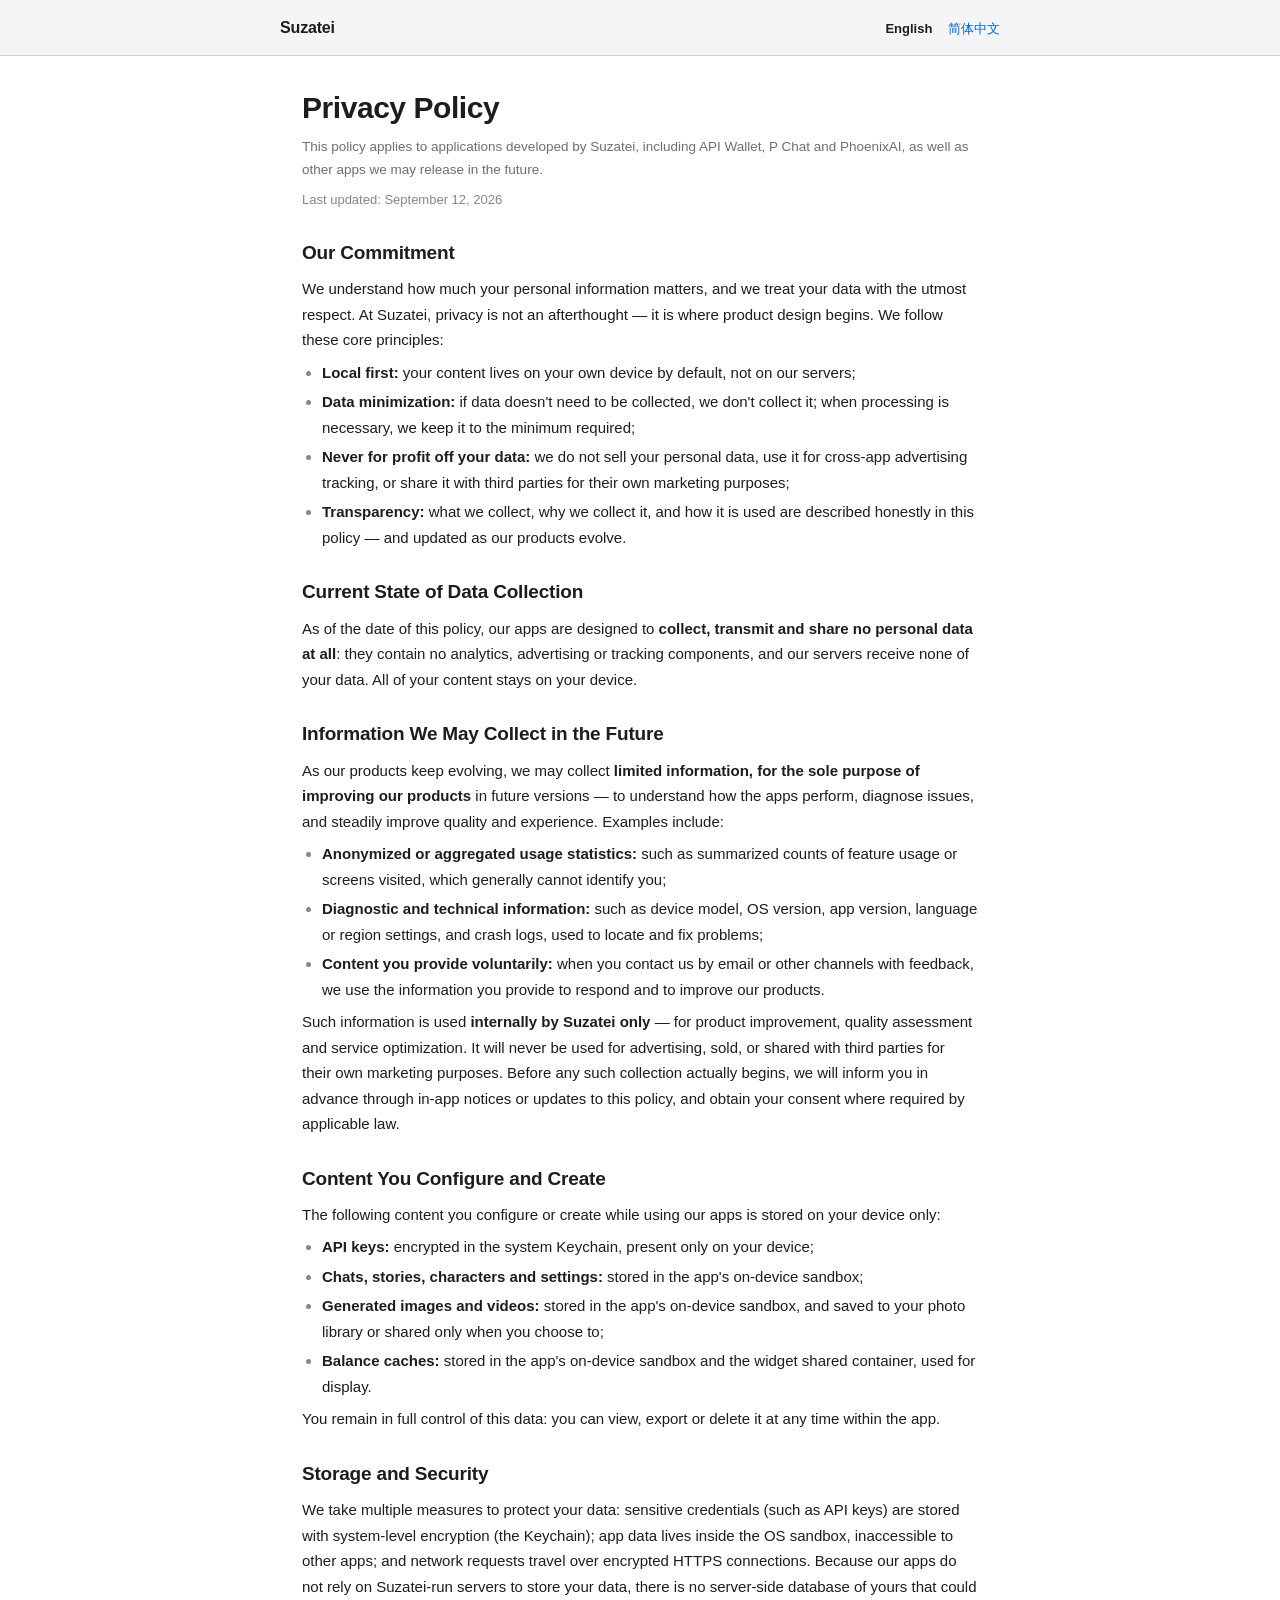
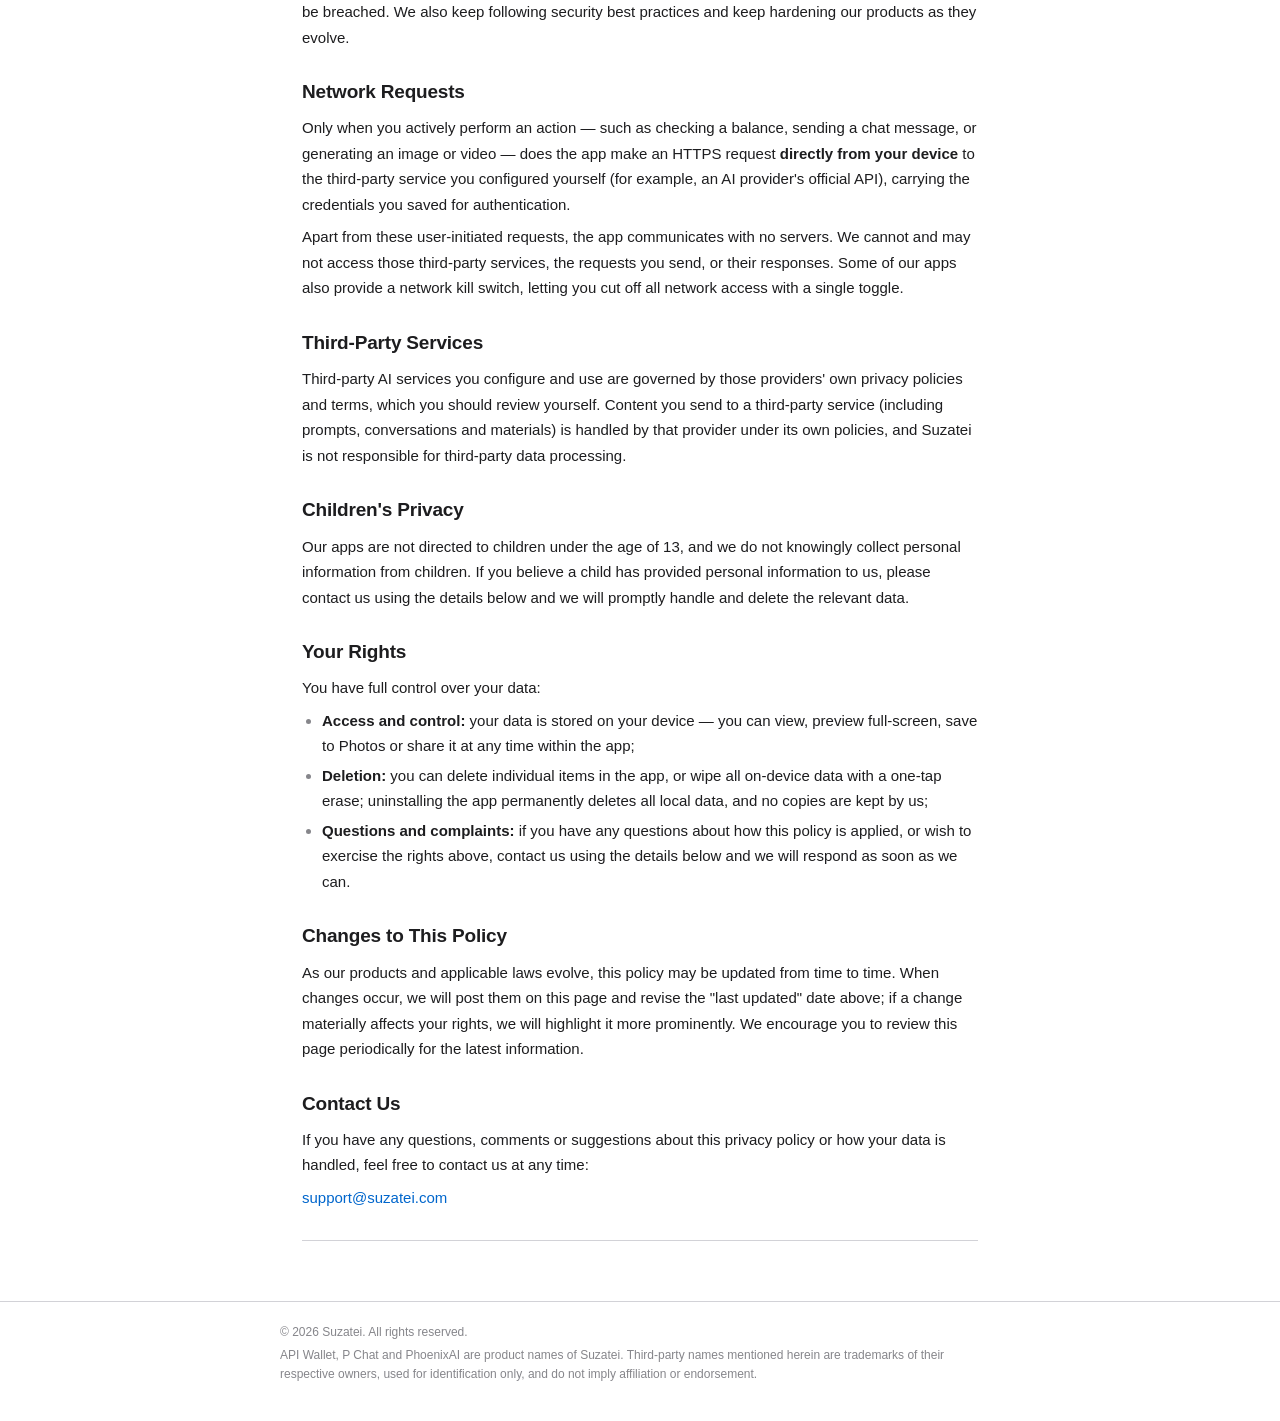
<file: Privacy/privacy_en_US.html>
<!DOCTYPE html>
<html lang="en-US">
<head>
<meta charset="UTF-8">
<meta name="viewport" content="width=device-width, initial-scale=1.0">
<title>Privacy Policy — Suzatei</title>
<meta name="description" content="Suzatei apps (API Wallet, P Chat, PhoenixAI) privacy policy: we take your data privacy seriously, with a local-first, data-minimization approach.">
<meta name="robots" content="all">
<link rel="stylesheet" href="css/style.css">
</head>
<body>

<div class="page-header">
  <div class="inner">
    <span class="brand">Suzatei</span>
    <span class="lang">
      <span class="current">English</span>
      <a href="privacy_zh_CN.html">简体中文</a>
    </span>
  </div>
</div>

<main>
  <h1>Privacy Policy</h1>
  <p class="scope">This policy applies to applications developed by Suzatei, including API Wallet, P Chat and PhoenixAI, as well as other apps we may release in the future.</p>
  <p class="updated">Last updated: September 12, 2026</p>

  <section>
    <h2>Our Commitment</h2>
    <p>We understand how much your personal information matters, and we treat your data with the utmost respect. At Suzatei, privacy is not an afterthought — it is where product design begins. We follow these core principles:</p>
    <ul>
      <li><strong>Local first:</strong> your content lives on your own device by default, not on our servers;</li>
      <li><strong>Data minimization:</strong> if data doesn't need to be collected, we don't collect it; when processing is necessary, we keep it to the minimum required;</li>
      <li><strong>Never for profit off your data:</strong> we do not sell your personal data, use it for cross-app advertising tracking, or share it with third parties for their own marketing purposes;</li>
      <li><strong>Transparency:</strong> what we collect, why we collect it, and how it is used are described honestly in this policy — and updated as our products evolve.</li>
    </ul>
  </section>

  <section>
    <h2>Current State of Data Collection</h2>
    <p>As of the date of this policy, our apps are designed to <strong>collect, transmit and share no personal data at all</strong>: they contain no analytics, advertising or tracking components, and our servers receive none of your data. All of your content stays on your device.</p>
  </section>

  <section>
    <h2>Information We May Collect in the Future</h2>
    <p>As our products keep evolving, we may collect <strong>limited information, for the sole purpose of improving our products</strong> in future versions — to understand how the apps perform, diagnose issues, and steadily improve quality and experience. Examples include:</p>
    <ul>
      <li><strong>Anonymized or aggregated usage statistics:</strong> such as summarized counts of feature usage or screens visited, which generally cannot identify you;</li>
      <li><strong>Diagnostic and technical information:</strong> such as device model, OS version, app version, language or region settings, and crash logs, used to locate and fix problems;</li>
      <li><strong>Content you provide voluntarily:</strong> when you contact us by email or other channels with feedback, we use the information you provide to respond and to improve our products.</li>
    </ul>
    <p>Such information is used <strong>internally by Suzatei only</strong> — for product improvement, quality assessment and service optimization. It will never be used for advertising, sold, or shared with third parties for their own marketing purposes. Before any such collection actually begins, we will inform you in advance through in-app notices or updates to this policy, and obtain your consent where required by applicable law.</p>
  </section>

  <section>
    <h2>Content You Configure and Create</h2>
    <p>The following content you configure or create while using our apps is stored on your device only:</p>
    <ul>
      <li><strong>API keys:</strong> encrypted in the system Keychain, present only on your device;</li>
      <li><strong>Chats, stories, characters and settings:</strong> stored in the app's on-device sandbox;</li>
      <li><strong>Generated images and videos:</strong> stored in the app's on-device sandbox, and saved to your photo library or shared only when you choose to;</li>
      <li><strong>Balance caches:</strong> stored in the app's on-device sandbox and the widget shared container, used for display.</li>
    </ul>
    <p>You remain in full control of this data: you can view, export or delete it at any time within the app.</p>
  </section>

  <section>
    <h2>Storage and Security</h2>
    <p>We take multiple measures to protect your data: sensitive credentials (such as API keys) are stored with system-level encryption (the Keychain); app data lives inside the OS sandbox, inaccessible to other apps; and network requests travel over encrypted HTTPS connections. Because our apps do not rely on Suzatei-run servers to store your data, there is no server-side database of yours that could be breached. We also keep following security best practices and keep hardening our products as they evolve.</p>
  </section>

  <section>
    <h2>Network Requests</h2>
    <p>Only when you actively perform an action — such as checking a balance, sending a chat message, or generating an image or video — does the app make an HTTPS request <strong>directly from your device</strong> to the third-party service you configured yourself (for example, an AI provider's official API), carrying the credentials you saved for authentication.</p>
    <p>Apart from these user-initiated requests, the app communicates with no servers. We cannot and may not access those third-party services, the requests you send, or their responses. Some of our apps also provide a network kill switch, letting you cut off all network access with a single toggle.</p>
  </section>

  <section>
    <h2>Third-Party Services</h2>
    <p>Third-party AI services you configure and use are governed by those providers' own privacy policies and terms, which you should review yourself. Content you send to a third-party service (including prompts, conversations and materials) is handled by that provider under its own policies, and Suzatei is not responsible for third-party data processing.</p>
  </section>

  <section>
    <h2>Children's Privacy</h2>
    <p>Our apps are not directed to children under the age of 13, and we do not knowingly collect personal information from children. If you believe a child has provided personal information to us, please contact us using the details below and we will promptly handle and delete the relevant data.</p>
  </section>

  <section>
    <h2>Your Rights</h2>
    <p>You have full control over your data:</p>
    <ul>
      <li><strong>Access and control:</strong> your data is stored on your device — you can view, preview full-screen, save to Photos or share it at any time within the app;</li>
      <li><strong>Deletion:</strong> you can delete individual items in the app, or wipe all on-device data with a one-tap erase; uninstalling the app permanently deletes all local data, and no copies are kept by us;</li>
      <li><strong>Questions and complaints:</strong> if you have any questions about how this policy is applied, or wish to exercise the rights above, contact us using the details below and we will respond as soon as we can.</li>
    </ul>
  </section>

  <section>
    <h2>Changes to This Policy</h2>
    <p>As our products and applicable laws evolve, this policy may be updated from time to time. When changes occur, we will post them on this page and revise the "last updated" date above; if a change materially affects your rights, we will highlight it more prominently. We encourage you to review this page periodically for the latest information.</p>
  </section>

  <section>
    <h2>Contact Us</h2>
    <p>If you have any questions, comments or suggestions about this privacy policy or how your data is handled, feel free to contact us at any time:</p>
    <p><a href="mailto:support@suzatei.com">support@suzatei.com</a></p>
  </section>

  <hr class="rule">
</main>

<footer>
  <div class="inner">
    <p>© 2026 Suzatei. All rights reserved.</p>
    <p>API Wallet, P Chat and PhoenixAI are product names of Suzatei. Third-party names mentioned herein are trademarks of their respective owners, used for identification only, and do not imply affiliation or endorsement.</p>
  </div>
</footer>

</body>
</html>
</file>
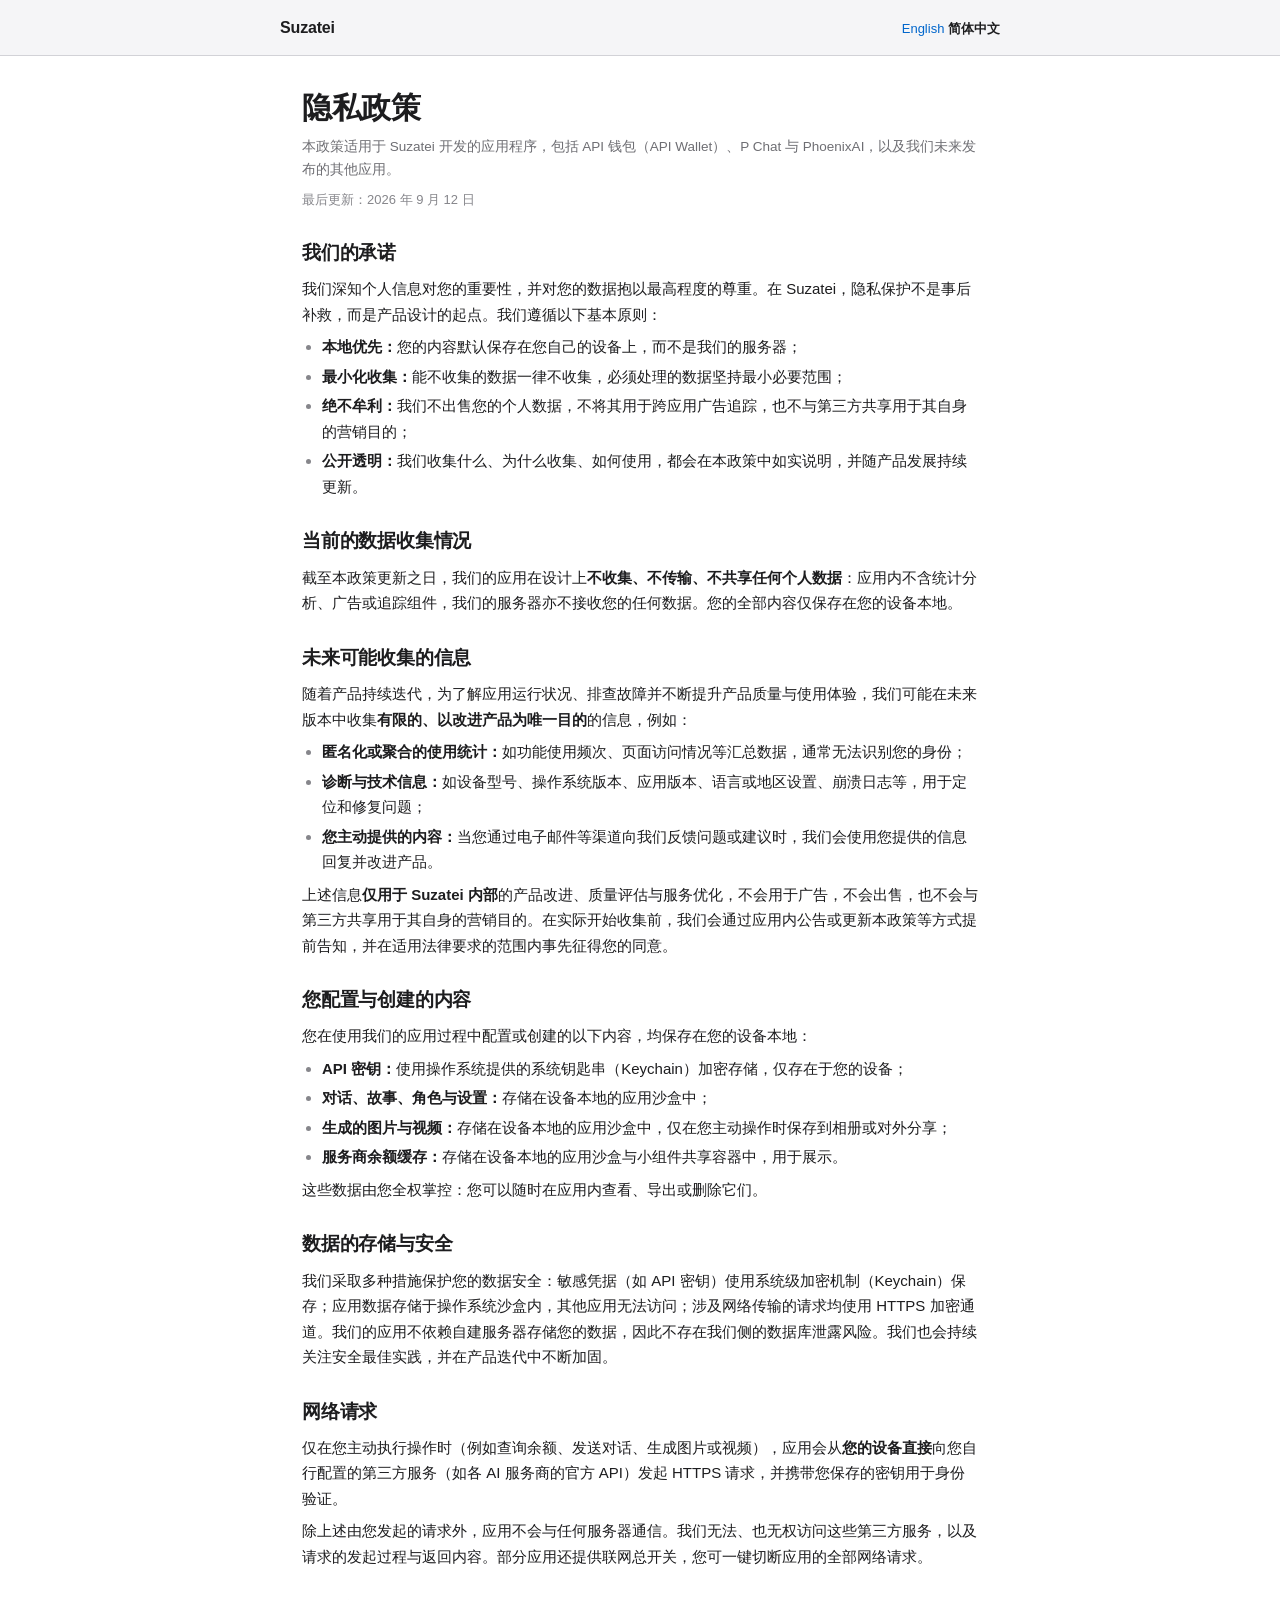
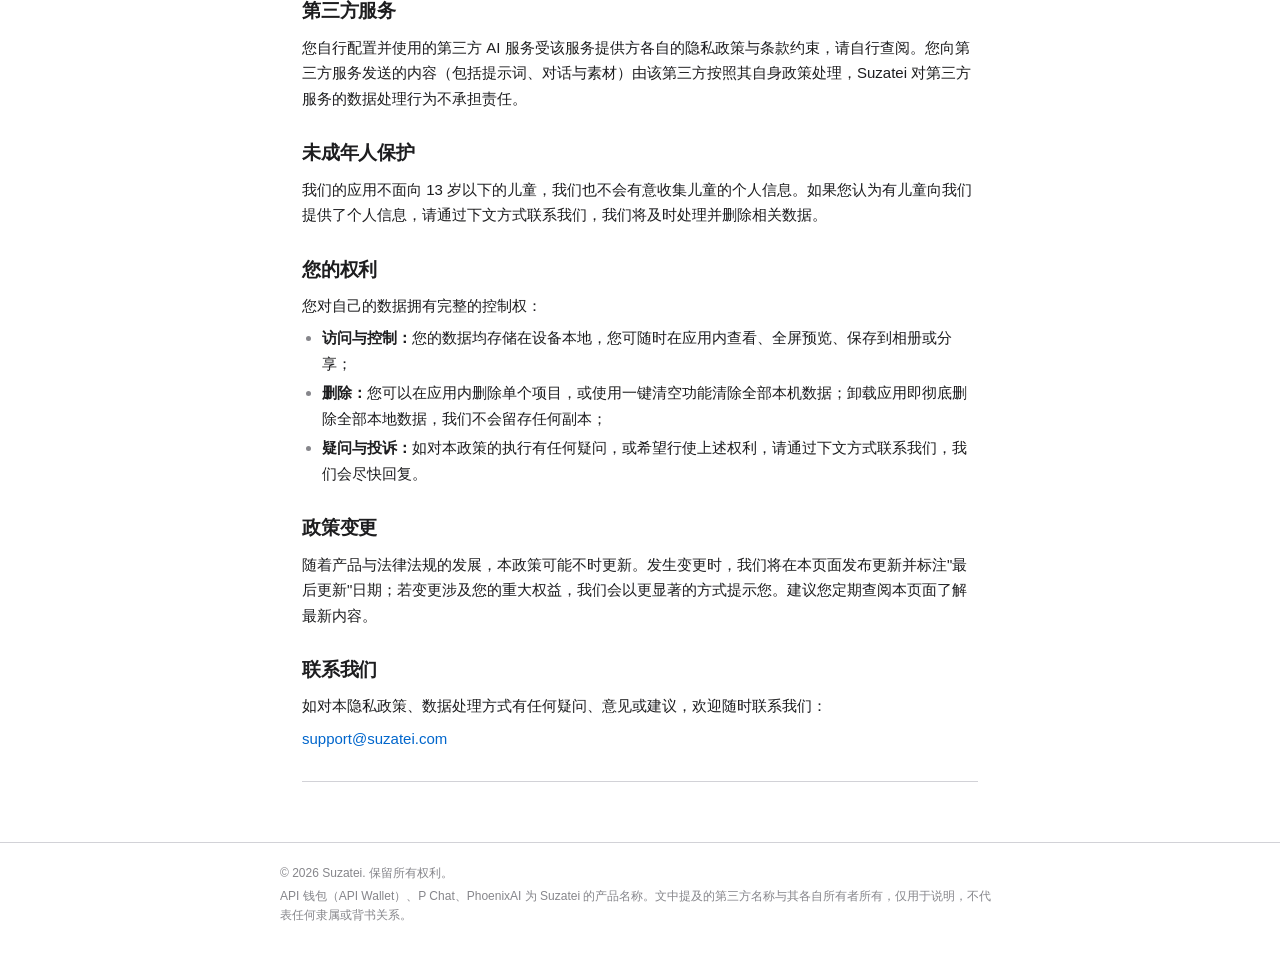
<file: Privacy/privacy_zh_CN.html>
<!DOCTYPE html>
<html lang="zh-CN">
<head>
<meta charset="UTF-8">
<meta name="viewport" content="width=device-width, initial-scale=1.0">
<title>隐私政策 — Suzatei</title>
<meta name="description" content="Suzatei 应用程序（API 钱包、P Chat、PhoenixAI）隐私政策：我们高度重视您的数据隐私，坚持本地优先与最小化收集原则。">
<meta name="robots" content="all">
<link rel="stylesheet" href="css/style.css">
</head>
<body>

<div class="page-header">
  <div class="inner">
    <span class="brand">Suzatei</span>
    <span class="lang">
      <a href="privacy_en_US.html">English</a>
      <span class="current">简体中文</span>
    </span>
  </div>
</div>

<main>
  <h1>隐私政策</h1>
  <p class="scope">本政策适用于 Suzatei 开发的应用程序，包括 API 钱包（API Wallet）、P Chat 与 PhoenixAI，以及我们未来发布的其他应用。</p>
  <p class="updated">最后更新：2026 年 9 月 12 日</p>

  <section>
    <h2>我们的承诺</h2>
    <p>我们深知个人信息对您的重要性，并对您的数据抱以最高程度的尊重。在 Suzatei，隐私保护不是事后补救，而是产品设计的起点。我们遵循以下基本原则：</p>
    <ul>
      <li><strong>本地优先：</strong>您的内容默认保存在您自己的设备上，而不是我们的服务器；</li>
      <li><strong>最小化收集：</strong>能不收集的数据一律不收集，必须处理的数据坚持最小必要范围；</li>
      <li><strong>绝不牟利：</strong>我们不出售您的个人数据，不将其用于跨应用广告追踪，也不与第三方共享用于其自身的营销目的；</li>
      <li><strong>公开透明：</strong>我们收集什么、为什么收集、如何使用，都会在本政策中如实说明，并随产品发展持续更新。</li>
    </ul>
  </section>

  <section>
    <h2>当前的数据收集情况</h2>
    <p>截至本政策更新之日，我们的应用在设计上<strong>不收集、不传输、不共享任何个人数据</strong>：应用内不含统计分析、广告或追踪组件，我们的服务器亦不接收您的任何数据。您的全部内容仅保存在您的设备本地。</p>
  </section>

  <section>
    <h2>未来可能收集的信息</h2>
    <p>随着产品持续迭代，为了解应用运行状况、排查故障并不断提升产品质量与使用体验，我们可能在未来版本中收集<strong>有限的、以改进产品为唯一目的</strong>的信息，例如：</p>
    <ul>
      <li><strong>匿名化或聚合的使用统计：</strong>如功能使用频次、页面访问情况等汇总数据，通常无法识别您的身份；</li>
      <li><strong>诊断与技术信息：</strong>如设备型号、操作系统版本、应用版本、语言或地区设置、崩溃日志等，用于定位和修复问题；</li>
      <li><strong>您主动提供的内容：</strong>当您通过电子邮件等渠道向我们反馈问题或建议时，我们会使用您提供的信息回复并改进产品。</li>
    </ul>
    <p>上述信息<strong>仅用于 Suzatei 内部</strong>的产品改进、质量评估与服务优化，不会用于广告，不会出售，也不会与第三方共享用于其自身的营销目的。在实际开始收集前，我们会通过应用内公告或更新本政策等方式提前告知，并在适用法律要求的范围内事先征得您的同意。</p>
  </section>

  <section>
    <h2>您配置与创建的内容</h2>
    <p>您在使用我们的应用过程中配置或创建的以下内容，均保存在您的设备本地：</p>
    <ul>
      <li><strong>API 密钥：</strong>使用操作系统提供的系统钥匙串（Keychain）加密存储，仅存在于您的设备；</li>
      <li><strong>对话、故事、角色与设置：</strong>存储在设备本地的应用沙盒中；</li>
      <li><strong>生成的图片与视频：</strong>存储在设备本地的应用沙盒中，仅在您主动操作时保存到相册或对外分享；</li>
      <li><strong>服务商余额缓存：</strong>存储在设备本地的应用沙盒与小组件共享容器中，用于展示。</li>
    </ul>
    <p>这些数据由您全权掌控：您可以随时在应用内查看、导出或删除它们。</p>
  </section>

  <section>
    <h2>数据的存储与安全</h2>
    <p>我们采取多种措施保护您的数据安全：敏感凭据（如 API 密钥）使用系统级加密机制（Keychain）保存；应用数据存储于操作系统沙盒内，其他应用无法访问；涉及网络传输的请求均使用 HTTPS 加密通道。我们的应用不依赖自建服务器存储您的数据，因此不存在我们侧的数据库泄露风险。我们也会持续关注安全最佳实践，并在产品迭代中不断加固。</p>
  </section>

  <section>
    <h2>网络请求</h2>
    <p>仅在您主动执行操作时（例如查询余额、发送对话、生成图片或视频），应用会从<strong>您的设备直接</strong>向您自行配置的第三方服务（如各 AI 服务商的官方 API）发起 HTTPS 请求，并携带您保存的密钥用于身份验证。</p>
    <p>除上述由您发起的请求外，应用不会与任何服务器通信。我们无法、也无权访问这些第三方服务，以及请求的发起过程与返回内容。部分应用还提供联网总开关，您可一键切断应用的全部网络请求。</p>
  </section>

  <section>
    <h2>第三方服务</h2>
    <p>您自行配置并使用的第三方 AI 服务受该服务提供方各自的隐私政策与条款约束，请自行查阅。您向第三方服务发送的内容（包括提示词、对话与素材）由该第三方按照其自身政策处理，Suzatei 对第三方服务的数据处理行为不承担责任。</p>
  </section>

  <section>
    <h2>未成年人保护</h2>
    <p>我们的应用不面向 13 岁以下的儿童，我们也不会有意收集儿童的个人信息。如果您认为有儿童向我们提供了个人信息，请通过下文方式联系我们，我们将及时处理并删除相关数据。</p>
  </section>

  <section>
    <h2>您的权利</h2>
    <p>您对自己的数据拥有完整的控制权：</p>
    <ul>
      <li><strong>访问与控制：</strong>您的数据均存储在设备本地，您可随时在应用内查看、全屏预览、保存到相册或分享；</li>
      <li><strong>删除：</strong>您可以在应用内删除单个项目，或使用一键清空功能清除全部本机数据；卸载应用即彻底删除全部本地数据，我们不会留存任何副本；</li>
      <li><strong>疑问与投诉：</strong>如对本政策的执行有任何疑问，或希望行使上述权利，请通过下文方式联系我们，我们会尽快回复。</li>
    </ul>
  </section>

  <section>
    <h2>政策变更</h2>
    <p>随着产品与法律法规的发展，本政策可能不时更新。发生变更时，我们将在本页面发布更新并标注"最后更新"日期；若变更涉及您的重大权益，我们会以更显著的方式提示您。建议您定期查阅本页面了解最新内容。</p>
  </section>

  <section>
    <h2>联系我们</h2>
    <p>如对本隐私政策、数据处理方式有任何疑问、意见或建议，欢迎随时联系我们：</p>
    <p><a href="mailto:support@suzatei.com">support@suzatei.com</a></p>
  </section>

  <hr class="rule">
</main>

<footer>
  <div class="inner">
    <p>© 2026 Suzatei. 保留所有权利。</p>
    <p>API 钱包（API Wallet）、P Chat、PhoenixAI 为 Suzatei 的产品名称。文中提及的第三方名称与其各自所有者所有，仅用于说明，不代表任何隶属或背书关系。</p>
  </div>
</footer>

</body>
</html>
</file>
<file: API-Wallet/css/style.css>
:root {
    --bg: #05070d;
    --bg-2: #0a0f1c;
    --card: rgba(255, 255, 255, .045);
    --card-strong: rgba(255, 255, 255, .07);
    --line: rgba(255, 255, 255, .09);
    --line-strong: rgba(255, 255, 255, .16);
    --text: #f2f5fa;
    --text-2: #a8b3c7;
    --text-3: #6b7688;
    --a1: #5b7cff;
    --a2: #8b5cf6;
    --a3: #22d3ee;
    --ok: #34d399;
    --grad: linear-gradient(120deg, #7da2ff, #a78bfa 55%, #67e8f9);
    --grad-btn: linear-gradient(135deg, #4f6bff, #7c5cf6);
    --radius: 20px;
  }
  * { margin: 0; padding: 0; box-sizing: border-box; }
  html { scroll-behavior: smooth; -webkit-text-size-adjust: 100%; }
  body {
    font-family: -apple-system, BlinkMacSystemFont, "SF Pro SC", "SF Pro Text", "PingFang SC", "Helvetica Neue", "Segoe UI", sans-serif;
    background: var(--bg);
    color: var(--text);
    line-height: 1.65;
    overflow-x: hidden;
    -webkit-font-smoothing: antialiased;
  }
  ::selection { background: rgba(91, 124, 255, .35); }
  a { color: inherit; text-decoration: none; }
  img { display: block; }
  ::-webkit-scrollbar { width: 10px; }
  ::-webkit-scrollbar-thumb { background: rgba(255,255,255,.14); border-radius: 8px; }
  ::-webkit-scrollbar-track { background: transparent; }

  /* ---------- 背景氛围 ---------- */
  .orb { position: absolute; border-radius: 50%; filter: blur(110px); opacity: .5; pointer-events: none; z-index: 0; }
  .orb-1 { width: 560px; height: 560px; background: #2c46c4; top: -180px; left: -140px; animation: drift 16s ease-in-out infinite alternate; }
  .orb-2 { width: 460px; height: 460px; background: #6d28d9; top: -80px; right: -120px; animation: drift 20s ease-in-out infinite alternate-reverse; }
  .orb-3 { width: 320px; height: 320px; background: #0e7490; top: 420px; left: 46%; opacity: .32; animation: drift 24s ease-in-out infinite alternate; }
  @keyframes drift {
    from { transform: translate3d(0, 0, 0) scale(1); }
    to   { transform: translate3d(60px, 50px, 0) scale(1.12); }
  }
  .grid-bg {
    position: absolute; inset: 0; z-index: 0; pointer-events: none;
    background-image:
      linear-gradient(rgba(255,255,255,.05) 1px, transparent 1px),
      linear-gradient(90deg, rgba(255,255,255,.05) 1px, transparent 1px);
    background-size: 56px 56px;
    -webkit-mask-image: radial-gradient(ellipse 90% 70% at 50% 0%, #000 35%, transparent 78%);
            mask-image: radial-gradient(ellipse 90% 70% at 50% 0%, #000 35%, transparent 78%);
  }
  .hero-wrap { position: relative; overflow: hidden; }

  /* ---------- 导航 ---------- */
  nav {
    position: sticky; top: 0; z-index: 50;
    transition: background .3s, border-color .3s;
    border-bottom: 1px solid transparent;
  }
  nav.scrolled {
    background: rgba(5, 7, 13, .72);
    -webkit-backdrop-filter: saturate(160%) blur(18px);
    backdrop-filter: saturate(160%) blur(18px);
    border-bottom-color: var(--line);
  }
  .nav-inner {
    max-width: 1120px; margin: 0 auto; padding: 0 24px; height: 64px;
    display: flex; align-items: center; gap: 28px;
  }
  .brand { display: flex; align-items: center; gap: 10px; font-weight: 700; font-size: 17px; letter-spacing: -.01em; }
  .brand img { width: 30px; height: 30px; border-radius: 8px; box-shadow: 0 2px 10px rgba(91,124,255,.45); }
  .nav-links { display: flex; gap: 26px; margin-left: auto; }
  .nav-links a { font-size: 14px; color: var(--text-2); transition: color .2s; }
  .nav-links a:hover { color: var(--text); }
  .lang-switch {
    display: flex; gap: 2px; padding: 3px;
    border: 1px solid var(--line); border-radius: 999px;
    background: rgba(255,255,255,.04);
  }
  .lang-btn {
    border: 0; background: transparent; color: var(--text-2);
    font: 600 12.5px/1 inherit; font-family: inherit;
    padding: 7px 13px; border-radius: 999px; cursor: pointer;
    transition: color .2s, background .2s;
  }
  .lang-btn:hover { color: var(--text); }
  .lang-btn.active { background: var(--grad-btn); color: #fff; }

  /* ---------- Hero ---------- */
  .hero {
    position: relative; z-index: 1;
    max-width: 1120px; margin: 0 auto; padding: 92px 24px 96px;
    display: grid; grid-template-columns: 1.05fr .95fr; gap: 48px; align-items: center;
  }
  .badge {
    display: inline-flex; align-items: center; gap: 8px;
    font-size: 13px; font-weight: 500; color: var(--text-2);
    border: 1px solid var(--line-strong); border-radius: 999px;
    padding: 7px 14px; background: rgba(255,255,255,.04);
    margin-bottom: 26px;
  }
  .badge .dot { width: 7px; height: 7px; border-radius: 50%; background: var(--ok); box-shadow: 0 0 10px var(--ok); animation: pulse 2.2s ease-in-out infinite; }
  @keyframes pulse { 0%,100% { opacity: 1; } 50% { opacity: .35; } }
  h1 {
    font-size: clamp(40px, 6.4vw, 72px);
    line-height: 1.06; font-weight: 800; letter-spacing: -.025em;
  }
  h1 .grad {
    background: var(--grad);
    -webkit-background-clip: text; background-clip: text;
    -webkit-text-fill-color: transparent; color: transparent;
  }
  .hero-desc { margin-top: 22px; font-size: 18px; color: var(--text-2); max-width: 33em; }
  .hero-cta { margin-top: 34px; display: flex; gap: 14px; flex-wrap: wrap; }
  .btn {
    display: inline-flex; align-items: center; gap: 10px;
    padding: 14px 26px; border-radius: 999px;
    font-size: 15.5px; font-weight: 600; font-family: inherit;
    cursor: pointer; border: 0; transition: transform .2s, box-shadow .2s, opacity .2s;
  }
  .btn svg { flex: 0 0 auto; }
  .btn-primary {
    background: var(--grad-btn); color: #fff;
    box-shadow: 0 8px 28px rgba(91, 99, 255, .38), inset 0 1px 0 rgba(255,255,255,.25);
  }
  .btn-primary:hover { transform: translateY(-2px); box-shadow: 0 12px 34px rgba(91, 99, 255, .5); }
  .btn-primary.soon { filter: saturate(.4) brightness(.8); cursor: default; box-shadow: none; }
  .btn-primary.soon:hover { transform: none; }
  .btn-ghost {
    background: rgba(255,255,255,.05); color: var(--text);
    border: 1px solid var(--line-strong);
  }
  .btn-ghost:hover { transform: translateY(-2px); background: rgba(255,255,255,.09); }
  .hero-meta { margin-top: 26px; display: flex; gap: 22px; flex-wrap: wrap; color: var(--text-3); font-size: 13.5px; }
  .hero-meta span { display: inline-flex; align-items: center; gap: 7px; }
  .hero-meta svg { color: var(--a1); }

  /* ---------- Hero 模拟卡片 ---------- */
  .mock-zone { position: relative; perspective: 1200px; min-height: 480px; }
  .mock { position: relative; height: 480px; transform-style: preserve-3d; transition: transform .35s ease-out; }
  .mock-card {
    position: absolute;
    background: linear-gradient(160deg, var(--card-strong), var(--card));
    border: 1px solid var(--line);
    border-radius: var(--radius);
    padding: 20px 22px;
    box-shadow: 0 20px 50px rgba(0,0,0,.45);
    -webkit-backdrop-filter: blur(6px);
    backdrop-filter: blur(6px);
    animation: floaty 6.5s ease-in-out infinite;
  }
  @keyframes floaty { 0%,100% { transform: translateY(0); } 50% { transform: translateY(-11px); } }
  .mock-main { top: 6px; left: 4%; right: 14%; z-index: 3; }
  .mock-main .label { font-size: 13px; color: var(--text-2); }
  .mock-main .value {
    font-size: 42px; font-weight: 800; letter-spacing: -.02em; margin-top: 4px;
    font-variant-numeric: tabular-nums;
    background: var(--grad);
    -webkit-background-clip: text; background-clip: text;
    -webkit-text-fill-color: transparent; color: transparent;
  }
  .mock-main .sub { font-size: 12.5px; color: var(--text-3); margin-top: 2px; }
  .mock-main svg.spark { margin-top: 14px; width: 100%; height: 54px; }
  .spark-path {
    fill: none; stroke: url(#sparkGrad); stroke-width: 2.5; stroke-linecap: round;
    stroke-dasharray: 620; stroke-dashoffset: 620;
    transition: stroke-dashoffset 1.8s ease-out .3s;
  }
  .in .spark-path { stroke-dashoffset: 0; }
  .mock-b1 { top: 276px; left: 0; z-index: 2; width: 56%; animation-delay: .9s; }
  .mock-b2 { top: 330px; right: 0; z-index: 5; width: 48%; animation-delay: 1.7s; }
  .mock-plan { bottom: 0; right: 6%; left: 10%; z-index: 4; animation-delay: .4s; }
  .mock-row { display: flex; align-items: center; gap: 10px; }
  .p-dot { width: 30px; height: 30px; border-radius: 9px; display: flex; align-items: center; justify-content: center; font-size: 12px; font-weight: 700; color: #fff; flex: 0 0 auto; }
  .p-name { font-size: 14.5px; font-weight: 600; }
  .p-tag { font-size: 12px; color: var(--text-3); }
  .p-val { margin-left: auto; font-weight: 700; font-size: 16px; font-variant-numeric: tabular-nums; }
  .bar { margin-top: 12px; height: 8px; border-radius: 99px; background: rgba(255,255,255,.09); overflow: hidden; }
  .bar i {
    display: block; height: 100%; width: 0; border-radius: 99px;
    background: linear-gradient(90deg, #22d3ee, #5b7cff);
    transition: width 1.4s cubic-bezier(.22,.8,.3,1) .4s;
  }
  .in .bar i.w68 { width: 68%; }
  .mock-chip {
    position: absolute; top: 8px; right: -6px; z-index: 5;
    display: inline-flex; align-items: center; gap: 7px;
    font-size: 12px; font-weight: 600; color: var(--ok);
    background: rgba(52, 211, 153, .1); border: 1px solid rgba(52, 211, 153, .3);
    border-radius: 999px; padding: 7px 13px;
    animation: floaty 6.5s ease-in-out infinite 2.3s;
  }

  /* ---------- Marquee ---------- */
  .marquee-band { padding: 34px 0 38px; border-top: 1px solid var(--line); border-bottom: 1px solid var(--line); background: rgba(255,255,255,.015); position: relative; z-index: 1; }
  .marquee-label { text-align: center; font-size: 13px; letter-spacing: .14em; text-transform: uppercase; color: var(--text-3); margin-bottom: 22px; }
  .marquee { overflow: hidden; -webkit-mask-image: linear-gradient(90deg, transparent, #000 12%, #000 88%, transparent); mask-image: linear-gradient(90deg, transparent, #000 12%, #000 88%, transparent); }
  .marquee-track { display: flex; gap: 14px; width: max-content; animation: scroll 36s linear infinite; }
  .marquee:hover .marquee-track { animation-play-state: paused; }
  @keyframes scroll { to { transform: translateX(-50%); } }
  .chip {
    display: inline-flex; align-items: center; gap: 9px;
    border: 1px solid var(--line); border-radius: 999px;
    padding: 10px 20px; font-size: 14.5px; font-weight: 600; color: var(--text-2);
    background: var(--card); white-space: nowrap;
    transition: border-color .2s, color .2s;
  }
  .chip:hover { border-color: var(--line-strong); color: var(--text); }
  .chip i { width: 8px; height: 8px; border-radius: 50%; }

  /* ---------- 通用版式 ---------- */
  section.block { max-width: 1120px; margin: 0 auto; padding: 96px 24px 0; position: relative; z-index: 1; }
  .eyebrow {
    display: block; text-align: center; font-size: 13px; font-weight: 700;
    letter-spacing: .18em; text-transform: uppercase; margin-bottom: 14px;
    background: var(--grad);
    -webkit-background-clip: text; background-clip: text;
    -webkit-text-fill-color: transparent; color: transparent;
  }
  h2.title { text-align: center; font-size: clamp(30px, 4vw, 44px); font-weight: 800; letter-spacing: -.02em; }
  p.subtitle { text-align: center; color: var(--text-2); font-size: 17px; margin: 14px auto 0; max-width: 40em; }

  /* ---------- 功能卡片 ---------- */
  .grid { margin-top: 54px; display: grid; gap: 18px; grid-template-columns: repeat(3, 1fr); }
  .card {
    position: relative;
    background: var(--card); border: 1px solid var(--line); border-radius: var(--radius);
    padding: 30px 28px; overflow: hidden;
    transition: transform .3s, border-color .3s, background .3s;
  }
  .card::before {
    content: ""; position: absolute; inset: 0;
    background: radial-gradient(420px 160px at 50% -20%, rgba(91,124,255,.14), transparent 70%);
    opacity: 0; transition: opacity .3s;
  }
  .card:hover { transform: translateY(-6px); border-color: rgba(123, 146, 255, .4); background: var(--card-strong); }
  .card:hover::before { opacity: 1; }
  .card .ico {
    width: 48px; height: 48px; border-radius: 14px;
    display: flex; align-items: center; justify-content: center;
    background: linear-gradient(150deg, rgba(91,124,255,.2), rgba(139,92,246,.12));
    border: 1px solid rgba(123, 146, 255, .3); color: #9db4ff;
  }
  .card h3 { margin-top: 20px; font-size: 18.5px; font-weight: 700; letter-spacing: -.01em; }
  .card p { margin-top: 9px; font-size: 14.5px; color: var(--text-2); }
  .card code { font-family: "SF Mono", ui-monospace, Menlo, monospace; font-size: .86em; background: rgba(255,255,255,.08); border: 1px solid var(--line); border-radius: 6px; padding: 1px 6px; color: #9db4ff; }

  /* ---------- 安全带 ---------- */
  .sec-band { margin-top: 96px; border-top: 1px solid var(--line); border-bottom: 1px solid var(--line); background: linear-gradient(180deg, rgba(91,124,255,.05), rgba(139,92,246,.04)); position: relative; z-index: 1; }
  .sec-inner { max-width: 1120px; margin: 0 auto; padding: 72px 24px; display: grid; grid-template-columns: 1.1fr .9fr; gap: 48px; align-items: center; }
  .sec-inner h2 { font-size: clamp(28px, 3.4vw, 38px); font-weight: 800; letter-spacing: -.02em; }
  .sec-inner .desc { margin-top: 14px; color: var(--text-2); font-size: 16.5px; }
  .sec-points { display: grid; gap: 14px; }
  .sec-point {
    display: flex; align-items: center; gap: 14px;
    background: var(--card); border: 1px solid var(--line); border-radius: 16px;
    padding: 18px 20px; font-weight: 600; font-size: 15.5px;
  }
  .sec-point .ic { width: 38px; height: 38px; border-radius: 11px; flex: 0 0 auto; display: flex; align-items: center; justify-content: center; background: rgba(52, 211, 153, .12); border: 1px solid rgba(52,211,153,.3); color: var(--ok); }

  /* ---------- FAQ ---------- */
  .faq-list { margin-top: 50px; display: grid; gap: 13px; max-width: 840px; margin-left: auto; margin-right: auto; }
  details {
    background: var(--card); border: 1px solid var(--line); border-radius: 16px;
    overflow: hidden; transition: border-color .25s, background .25s;
  }
  details[open] { border-color: rgba(123,146,255,.35); background: var(--card-strong); }
  summary {
    cursor: pointer; list-style: none;
    padding: 21px 24px; font-size: 16.5px; font-weight: 600;
    display: flex; justify-content: space-between; align-items: center; gap: 16px;
  }
  summary::-webkit-details-marker { display: none; }
  summary .plus { position: relative; width: 22px; height: 22px; flex: 0 0 auto; }
  summary .plus::before, summary .plus::after {
    content: ""; position: absolute; inset: 0; margin: auto; background: var(--text-2);
    transition: transform .25s;
  }
  summary .plus::before { width: 14px; height: 2px; }
  summary .plus::after { width: 2px; height: 14px; }
  details[open] .plus::after { transform: rotate(90deg); }
  details .answer { padding: 0 24px 22px; color: var(--text-2); font-size: 15px; }
  details .answer p + p { margin-top: 10px; }
  details .answer a { color: #9db4ff; }
  details .answer a:hover { text-decoration: underline; }

  /* ---------- 联系 ---------- */
  .contact-grid { margin-top: 54px; display: grid; grid-template-columns: 1fr 1fr; gap: 18px; }
  .contact-card {
    background: var(--card); border: 1px solid var(--line); border-radius: var(--radius);
    padding: 36px 32px; text-align: center;
    transition: transform .3s, border-color .3s;
  }
  .contact-card:hover { transform: translateY(-6px); border-color: rgba(123,146,255,.4); }
  .contact-card .ic { width: 52px; height: 52px; margin: 0 auto; border-radius: 16px; display: flex; align-items: center; justify-content: center; background: linear-gradient(150deg, rgba(91,124,255,.2), rgba(139,92,246,.14)); border: 1px solid rgba(123,146,255,.3); color: #9db4ff; }
  .contact-card h3 { margin-top: 18px; font-size: 18px; font-weight: 700; }
  .contact-card p { margin-top: 8px; font-size: 14.5px; color: var(--text-2); }
  .contact-card a.mail {
    display: inline-block; margin-top: 18px; font-weight: 600; font-size: 15px;
    padding: 11px 24px; border-radius: 999px;
    background: rgba(255,255,255,.06); border: 1px solid var(--line-strong);
    transition: background .2s, border-color .2s;
  }
  .contact-card a.mail:hover { background: rgba(255,255,255,.1); border-color: rgba(123,146,255,.5); }

  /* ---------- 页脚 ---------- */
  footer { margin-top: 110px; border-top: 1px solid var(--line); padding: 44px 24px 56px; background: rgba(255,255,255,.015); position: relative; z-index: 1; }
  .foot-inner { max-width: 1120px; margin: 0 auto; display: flex; flex-wrap: wrap; gap: 18px; align-items: center; justify-content: space-between; }
  .foot-brand { display: flex; align-items: center; gap: 10px; font-weight: 700; font-size: 15px; }
  .foot-brand img { width: 26px; height: 26px; border-radius: 7px; }
  .foot-links { display: flex; gap: 22px; font-size: 13.5px; color: var(--text-2); }
  .foot-links a:hover { color: var(--text); }
  .foot-note { margin-top: 22px; padding-top: 22px; border-top: 1px solid var(--line); font-size: 12.5px; color: var(--text-3); max-width: 1120px; margin-left: auto; margin-right: auto; }

  /* ---------- 滚动进场 ---------- */
  .reveal { opacity: 0; transform: translateY(28px); transition: opacity .75s cubic-bezier(.22,.8,.3,1), transform .75s cubic-bezier(.22,.8,.3,1); transition-delay: var(--d, 0s); }
  .reveal.in { opacity: 1; transform: none; }

  @media (prefers-reduced-motion: reduce) {
    *, *::before, *::after { animation: none !important; transition: none !important; }
    html { scroll-behavior: auto; }
    .reveal { opacity: 1; transform: none; }
    .spark-path { stroke-dashoffset: 0; }
    .in .bar i.w68 { width: 68%; }
  }

  /* ---------- 响应式 ---------- */
  @media (max-width: 980px) {
    .hero { grid-template-columns: 1fr; padding-top: 64px; gap: 20px; }
    .mock-zone { min-height: 460px; max-width: 560px; margin: 0 auto; width: 100%; }
    .mock { height: 460px; }
    .grid { grid-template-columns: 1fr 1fr; }
    .sec-inner { grid-template-columns: 1fr; gap: 30px; }
  }
  @media (max-width: 640px) {
    .nav-links { display: none; }
    .nav-inner { height: 58px; }
    .hero { padding: 48px 20px 72px; }
    .grid { grid-template-columns: 1fr; }
    .contact-grid { grid-template-columns: 1fr; }
    .mock-zone { min-height: 430px; }
    .mock { height: 430px; }
    .mock-card { padding: 15px 16px; }
    .mock-main .value { font-size: 34px; }
    .mock-main svg.spark { height: 40px; margin-top: 10px; }
    .mock-b1 { top: 232px; }
    .mock-b2 { top: 306px; width: 60%; }
    .p-dot { width: 26px; height: 26px; border-radius: 8px; font-size: 11px; }
    .p-val { font-size: 14px; }
    .section-pad { padding-top: 72px !important; }
  }
</file>
<file: P-Chat/css/style.css>
:root {
    --bg: #0b0705;
    --bg-2: #150d08;
    --card: rgba(255, 244, 235, .045);
    --card-strong: rgba(255, 244, 235, .075);
    --line: rgba(255, 220, 195, .1);
    --line-strong: rgba(255, 220, 195, .2);
    --text: #f7efe8;
    --text-2: #c4b3a5;
    --text-3: #8a7a6d;
    --a1: #ff7162;
    --a2: #ffbc5f;
    --grad: linear-gradient(115deg, #ff8a70, #ffb56b 55%, #ffd08a);
    --grad-btn: linear-gradient(135deg, #ff7162, #ffbc5f);
    --radius: 20px;
  }
  * { margin: 0; padding: 0; box-sizing: border-box; }
  html { scroll-behavior: smooth; -webkit-text-size-adjust: 100%; }
  body {
    font-family: -apple-system, BlinkMacSystemFont, "SF Pro SC", "SF Pro Text", "PingFang SC", "Helvetica Neue", "Segoe UI", sans-serif;
    background: var(--bg);
    color: var(--text);
    line-height: 1.65;
    overflow-x: hidden;
    -webkit-font-smoothing: antialiased;
  }
  ::selection { background: rgba(255, 113, 98, .35); }
  a { color: inherit; text-decoration: none; }
  img { display: block; }
  ::-webkit-scrollbar { width: 10px; }
  ::-webkit-scrollbar-thumb { background: rgba(255, 235, 220, .14); border-radius: 8px; }
  ::-webkit-scrollbar-track { background: transparent; }

  /* ---------- 背景氛围 ---------- */
  .orb { position: absolute; border-radius: 50%; filter: blur(110px); opacity: .45; pointer-events: none; z-index: 0; }
  .orb-1 { width: 560px; height: 560px; background: #a3301c; top: -160px; left: -160px; animation: drift 17s ease-in-out infinite alternate; }
  .orb-2 { width: 480px; height: 480px; background: #b45309; top: -60px; right: -140px; animation: drift 21s ease-in-out infinite alternate-reverse; }
  .orb-3 { width: 340px; height: 340px; background: #7c2d12; top: 460px; left: 42%; opacity: .3; animation: drift 25s ease-in-out infinite alternate; }
  @keyframes drift {
    from { transform: translate3d(0, 0, 0) scale(1); }
    to   { transform: translate3d(60px, 46px, 0) scale(1.12); }
  }
  .grid-bg {
    position: absolute; inset: 0; z-index: 0; pointer-events: none;
    background-image:
      linear-gradient(rgba(255, 224, 195, .045) 1px, transparent 1px),
      linear-gradient(90deg, rgba(255, 224, 195, .045) 1px, transparent 1px);
    background-size: 56px 56px;
    -webkit-mask-image: radial-gradient(ellipse 90% 70% at 50% 0%, #000 35%, transparent 78%);
            mask-image: radial-gradient(ellipse 90% 70% at 50% 0%, #000 35%, transparent 78%);
  }
  .ember { position: absolute; width: 6px; height: 6px; border-radius: 50%; background: #ffb56b; box-shadow: 0 0 14px 3px rgba(255, 150, 80, .75); opacity: 0; animation: rise 8s linear infinite; pointer-events: none; z-index: 0; }
  @keyframes rise {
    0% { transform: translateY(0) scale(1); opacity: 0; }
    8% { opacity: .9; }
    100% { transform: translateY(-360px) scale(.4); opacity: 0; }
  }
  .hero-wrap { position: relative; overflow: hidden; }

  /* ---------- 导航 ---------- */
  nav { position: sticky; top: 0; z-index: 50; transition: background .3s, border-color .3s; border-bottom: 1px solid transparent; }
  nav.scrolled {
    background: rgba(11, 7, 5, .72);
    -webkit-backdrop-filter: saturate(160%) blur(18px);
    backdrop-filter: saturate(160%) blur(18px);
    border-bottom-color: var(--line);
  }
  .nav-inner { max-width: 1120px; margin: 0 auto; padding: 0 24px; height: 64px; display: flex; align-items: center; gap: 28px; }
  .brand { display: flex; align-items: center; gap: 10px; font-weight: 700; font-size: 17px; letter-spacing: -.01em; }
  .brand img { width: 30px; height: 30px; border-radius: 8px; box-shadow: 0 2px 10px rgba(255, 113, 98, .5); }
  .nav-links { display: flex; gap: 26px; margin-left: auto; }
  .nav-links a { font-size: 14px; color: var(--text-2); transition: color .2s; }
  .nav-links a:hover { color: var(--text); }
  .lang-switch { display: flex; gap: 2px; padding: 3px; border: 1px solid var(--line); border-radius: 999px; background: rgba(255,255,255,.04); }
  .lang-btn {
    border: 0; background: transparent; color: var(--text-2);
    font: 600 12.5px/1 inherit; font-family: inherit;
    padding: 7px 13px; border-radius: 999px; cursor: pointer;
    transition: color .2s, background .2s;
  }
  .lang-btn:hover { color: var(--text); }
  .lang-btn.active { background: var(--grad-btn); color: #1c0d06; }

  /* ---------- Hero ---------- */
  .hero {
    position: relative; z-index: 1;
    max-width: 1120px; margin: 0 auto; padding: 92px 24px 110px;
    display: grid; grid-template-columns: 1.02fr .98fr; gap: 40px; align-items: center;
  }
  .badge {
    display: inline-flex; align-items: center; gap: 8px;
    font-size: 13px; font-weight: 500; color: var(--text-2);
    border: 1px solid var(--line-strong); border-radius: 999px;
    padding: 7px 14px; background: rgba(255,255,255,.04);
    margin-bottom: 26px;
  }
  .badge .dot { width: 7px; height: 7px; border-radius: 50%; background: var(--a1); box-shadow: 0 0 10px var(--a1); animation: pulse 2.2s ease-in-out infinite; }
  @keyframes pulse { 0%,100% { opacity: 1; } 50% { opacity: .35; } }
  h1 { font-size: clamp(40px, 6.4vw, 72px); line-height: 1.06; font-weight: 800; letter-spacing: -.025em; }
  h1 .grad {
    background: var(--grad);
    -webkit-background-clip: text; background-clip: text;
    -webkit-text-fill-color: transparent; color: transparent;
  }
  .hero-desc { margin-top: 22px; font-size: 18px; color: var(--text-2); max-width: 33em; }
  .hero-cta { margin-top: 34px; display: flex; gap: 14px; flex-wrap: wrap; }
  .btn {
    display: inline-flex; align-items: center; gap: 10px;
    padding: 14px 26px; border-radius: 999px;
    font-size: 15.5px; font-weight: 600; font-family: inherit;
    cursor: pointer; border: 0; transition: transform .2s, box-shadow .2s, opacity .2s;
  }
  .btn svg { flex: 0 0 auto; }
  .btn-primary {
    background: var(--grad-btn); color: #1c0d06;
    box-shadow: 0 8px 28px rgba(255, 120, 80, .4), inset 0 1px 0 rgba(255,255,255,.35);
  }
  .btn-primary:hover { transform: translateY(-2px); box-shadow: 0 12px 34px rgba(255, 120, 80, .52); }
  .btn-primary.soon { filter: saturate(.4) brightness(.8); cursor: default; box-shadow: none; color: #3a2417; }
  .btn-primary.soon:hover { transform: none; }
  .btn-ghost { background: rgba(255,255,255,.05); color: var(--text); border: 1px solid var(--line-strong); }
  .btn-ghost:hover { transform: translateY(-2px); background: rgba(255,255,255,.09); }
  .hero-meta { margin-top: 26px; display: flex; gap: 22px; flex-wrap: wrap; color: var(--text-3); font-size: 13.5px; }
  .hero-meta span { display: inline-flex; align-items: center; gap: 7px; }
  .hero-meta svg { color: var(--a1); }

  /* ---------- Hero 模拟群聊 ---------- */
  .mock-zone { position: relative; min-height: 600px; perspective: 1200px; }
  .girl {
    position: absolute; top: -66px; right: -26px; width: 348px; z-index: 1;
    filter: drop-shadow(0 26px 60px rgba(255, 113, 98, .38));
    -webkit-mask-image: linear-gradient(#000 72%, transparent 97%);
            mask-image: linear-gradient(#000 72%, transparent 97%);
    animation: floaty 7s ease-in-out infinite;
    pointer-events: none;
  }
  @keyframes floaty { 0%,100% { transform: translateY(0); } 50% { transform: translateY(-12px); } }
  .chat-card {
    position: absolute; left: 0; right: 4%; top: 208px; z-index: 2;
    background: linear-gradient(165deg, var(--card-strong), var(--card));
    border: 1px solid var(--line); border-radius: 22px;
    padding: 22px 22px 20px;
    box-shadow: 0 24px 60px rgba(0,0,0,.5);
    -webkit-backdrop-filter: blur(8px); backdrop-filter: blur(8px);
    animation: floaty 6.5s ease-in-out infinite 1.2s;
  }
  .chat-head { display: flex; align-items: center; gap: 10px; padding-bottom: 14px; border-bottom: 1px solid var(--line); }
  .chat-head .grp { width: 34px; height: 34px; border-radius: 11px; background: var(--grad-btn); display: flex; align-items: center; justify-content: center; color: #1c0d06; flex: 0 0 auto; }
  .chat-head .t { font-size: 14.5px; font-weight: 700; }
  .chat-head .s { font-size: 12px; color: var(--text-3); }
  .narr {
    margin: 16px 0 4px; padding: 12px 15px; border-radius: 13px;
    background: rgba(255, 188, 95, .08); border: 1px solid rgba(255, 188, 95, .18);
    font-size: 13.5px; font-style: italic; color: #ffd9a3; line-height: 1.6;
  }
  .narr .who { display: block; font-style: normal; font-weight: 700; font-size: 11.5px; letter-spacing: .08em; color: var(--a2); margin-bottom: 3px; }
  .msg { display: flex; gap: 11px; margin-top: 15px; }
  .ava {
    width: 36px; height: 36px; border-radius: 50%; flex: 0 0 auto;
    display: flex; align-items: center; justify-content: center;
    font-size: 14px; font-weight: 800; color: #fff;
    box-shadow: 0 4px 12px rgba(0,0,0,.4);
  }
  .bubble { background: rgba(255,255,255,.06); border: 1px solid var(--line); border-radius: 4px 16px 16px 16px; padding: 10px 14px; max-width: 78%; }
  .bubble .nm { font-size: 12px; font-weight: 700; color: var(--a2); }
  .bubble .tx { font-size: 14px; margin-top: 2px; color: var(--text); }
  .typing { display: inline-flex; gap: 5px; align-items: center; padding: 12px 15px; }
  .typing i { width: 6px; height: 6px; border-radius: 50%; background: #ffb56b; animation: blink 1.2s infinite; }
  .typing i:nth-child(2) { animation-delay: .18s; }
  .typing i:nth-child(3) { animation-delay: .36s; }
  @keyframes blink { 0%,70%,100% { opacity: .25; transform: translateY(0); } 35% { opacity: 1; transform: translateY(-3px); } }
  .float-chip {
    position: absolute; z-index: 3;
    display: inline-flex; align-items: center; gap: 8px;
    font-size: 12.5px; font-weight: 600;
    background: linear-gradient(165deg, var(--card-strong), var(--card));
    border: 1px solid var(--line-strong); border-radius: 999px;
    padding: 9px 15px; color: var(--text-2);
    box-shadow: 0 14px 34px rgba(0,0,0,.45);
    -webkit-backdrop-filter: blur(6px); backdrop-filter: blur(6px);
  }
  .float-chip.strategy { top: 176px; right: 0; animation: floaty 5.6s ease-in-out infinite .6s; }
  .float-chip.strategy b { color: var(--a2); }
  .float-chip.join { bottom: 4px; right: 10%; animation: floaty 6.2s ease-in-out infinite 2s; }
  .float-chip .mini { width: 22px; height: 22px; border-radius: 50%; display: flex; align-items: center; justify-content: center; font-size: 10px; font-weight: 800; color: #fff; }

  /* ---------- Marquee ---------- */
  .marquee-band { padding: 34px 0 38px; border-top: 1px solid var(--line); border-bottom: 1px solid var(--line); background: rgba(255,255,255,.015); position: relative; z-index: 1; }
  .marquee-label { text-align: center; font-size: 13px; letter-spacing: .14em; text-transform: uppercase; color: var(--text-3); margin-bottom: 22px; }
  .marquee { overflow: hidden; -webkit-mask-image: linear-gradient(90deg, transparent, #000 12%, #000 88%, transparent); mask-image: linear-gradient(90deg, transparent, #000 12%, #000 88%, transparent); }
  .marquee-track { display: flex; gap: 14px; width: max-content; animation: scroll 34s linear infinite; }
  .marquee:hover .marquee-track { animation-play-state: paused; }
  @keyframes scroll { to { transform: translateX(-50%); } }
  .chip {
    display: inline-flex; align-items: center; gap: 9px;
    border: 1px solid var(--line); border-radius: 999px;
    padding: 10px 20px; font-size: 14.5px; font-weight: 600; color: var(--text-2);
    background: var(--card); white-space: nowrap;
    transition: border-color .2s, color .2s;
  }
  .chip:hover { border-color: var(--line-strong); color: var(--text); }
  .chip i { width: 8px; height: 8px; border-radius: 50%; }

  /* ---------- 通用版式 ---------- */
  section.block { max-width: 1120px; margin: 0 auto; padding: 96px 24px 0; position: relative; z-index: 1; }
  .eyebrow {
    display: block; text-align: center; font-size: 13px; font-weight: 700;
    letter-spacing: .18em; text-transform: uppercase; margin-bottom: 14px;
    background: var(--grad);
    -webkit-background-clip: text; background-clip: text;
    -webkit-text-fill-color: transparent; color: transparent;
  }
  h2.title { text-align: center; font-size: clamp(30px, 4vw, 44px); font-weight: 800; letter-spacing: -.02em; }
  p.subtitle { text-align: center; color: var(--text-2); font-size: 17px; margin: 14px auto 0; max-width: 40em; }

  /* ---------- 功能卡片 ---------- */
  .grid { margin-top: 54px; display: grid; gap: 18px; grid-template-columns: repeat(3, 1fr); }
  .card {
    position: relative; background: var(--card); border: 1px solid var(--line);
    border-radius: var(--radius); padding: 30px 28px; overflow: hidden;
    transition: transform .3s, border-color .3s, background .3s;
  }
  .card::before {
    content: ""; position: absolute; inset: 0;
    background: radial-gradient(420px 160px at 50% -20%, rgba(255, 140, 90, .13), transparent 70%);
    opacity: 0; transition: opacity .3s;
  }
  .card:hover { transform: translateY(-6px); border-color: rgba(255, 160, 110, .4); background: var(--card-strong); }
  .card:hover::before { opacity: 1; }
  .card .ico {
    width: 48px; height: 48px; border-radius: 14px;
    display: flex; align-items: center; justify-content: center;
    background: linear-gradient(150deg, rgba(255, 113, 98, .2), rgba(255, 188, 95, .12));
    border: 1px solid rgba(255, 160, 110, .32); color: #ffb98a;
  }
  .card h3 { margin-top: 20px; font-size: 18.5px; font-weight: 700; letter-spacing: -.01em; }
  .card p { margin-top: 9px; font-size: 14.5px; color: var(--text-2); }

  /* ---------- 群聊演绎展示 ---------- */
  .show-band { margin-top: 96px; border-top: 1px solid var(--line); border-bottom: 1px solid var(--line); background: linear-gradient(180deg, rgba(255, 113, 98, .05), rgba(255, 188, 95, .04)); position: relative; z-index: 1; }
  .show-inner { max-width: 1120px; margin: 0 auto; padding: 78px 24px 84px; }
  .st-row { margin-top: 40px; display: flex; flex-wrap: wrap; gap: 12px; justify-content: center; }
  .st-chip {
    display: inline-flex; align-items: center; gap: 9px;
    padding: 13px 24px; border-radius: 999px;
    border: 1px solid var(--line-strong); background: var(--card);
    font-size: 15px; font-weight: 600; color: var(--text-2);
    transition: transform .25s, border-color .25s, color .25s;
  }
  .st-chip:hover { transform: translateY(-3px); border-color: rgba(255,160,110,.5); color: var(--text); }
  .st-chip.hot { border-color: rgba(255, 160, 110, .55); background: linear-gradient(150deg, rgba(255,113,98,.16), rgba(255,188,95,.1)); color: var(--text); }
  .st-chip .n { width: 7px; height: 7px; border-radius: 50%; background: var(--a2); box-shadow: 0 0 8px var(--a2); }
  .show-note { text-align: center; margin-top: 22px; font-size: 14px; color: var(--text-3); }
  .chars { margin-top: 46px; display: grid; gap: 16px; grid-template-columns: repeat(4, 1fr); }
  .char {
    background: var(--card); border: 1px solid var(--line); border-radius: 18px;
    padding: 26px 22px; text-align: center;
    transition: transform .3s, border-color .3s, background .3s;
  }
  .char:hover { transform: translateY(-6px); border-color: rgba(255,160,110,.4); background: var(--card-strong); }
  .char .ava { width: 62px; height: 62px; margin: 0 auto; font-size: 22px; border-radius: 20px; }
  img.ava, img.mini { object-fit: cover; display: block; }
  .char h4 { margin-top: 16px; font-size: 16.5px; font-weight: 700; }
  .char p { margin-top: 6px; font-size: 13px; color: var(--text-2); }

  /* ---------- FAQ ---------- */
  .faq-list { margin-top: 50px; display: grid; gap: 13px; max-width: 840px; margin-left: auto; margin-right: auto; }
  details { background: var(--card); border: 1px solid var(--line); border-radius: 16px; overflow: hidden; transition: border-color .25s, background .25s; }
  details[open] { border-color: rgba(255,160,110,.4); background: var(--card-strong); }
  summary {
    cursor: pointer; list-style: none;
    padding: 21px 24px; font-size: 16.5px; font-weight: 600;
    display: flex; justify-content: space-between; align-items: center; gap: 16px;
  }
  summary::-webkit-details-marker { display: none; }
  summary .plus { position: relative; width: 22px; height: 22px; flex: 0 0 auto; }
  summary .plus::before, summary .plus::after { content: ""; position: absolute; inset: 0; margin: auto; background: var(--text-2); transition: transform .25s; }
  summary .plus::before { width: 14px; height: 2px; }
  summary .plus::after { width: 2px; height: 14px; }
  details[open] .plus::after { transform: rotate(90deg); }
  details .answer { padding: 0 24px 22px; color: var(--text-2); font-size: 15px; }
  details .answer p + p { margin-top: 10px; }

  /* ---------- 联系 ---------- */
  .contact-grid { margin-top: 54px; display: grid; grid-template-columns: 1fr 1fr; gap: 18px; }
  .contact-card {
    background: var(--card); border: 1px solid var(--line); border-radius: var(--radius);
    padding: 36px 32px; text-align: center;
    transition: transform .3s, border-color .3s;
  }
  .contact-card:hover { transform: translateY(-6px); border-color: rgba(255,160,110,.4); }
  .contact-card .ic {
    width: 52px; height: 52px; margin: 0 auto; border-radius: 16px;
    display: flex; align-items: center; justify-content: center;
    background: linear-gradient(150deg, rgba(255,113,98,.2), rgba(255,188,95,.14));
    border: 1px solid rgba(255,160,110,.32); color: #ffb98a;
  }
  .contact-card h3 { margin-top: 18px; font-size: 18px; font-weight: 700; }
  .contact-card p { margin-top: 8px; font-size: 14.5px; color: var(--text-2); }
  .contact-card a.mail {
    display: inline-block; margin-top: 18px; font-weight: 600; font-size: 15px;
    padding: 11px 24px; border-radius: 999px;
    background: rgba(255,255,255,.06); border: 1px solid var(--line-strong);
    transition: background .2s, border-color .2s;
  }
  .contact-card a.mail:hover { background: rgba(255,255,255,.1); border-color: rgba(255,160,110,.5); }

  /* ---------- 页脚 ---------- */
  footer { margin-top: 110px; border-top: 1px solid var(--line); padding: 44px 24px 56px; background: rgba(255,255,255,.015); position: relative; z-index: 1; }
  .foot-inner { max-width: 1120px; margin: 0 auto; display: flex; flex-wrap: wrap; gap: 18px; align-items: center; justify-content: space-between; }
  .foot-brand { display: flex; align-items: center; gap: 10px; font-weight: 700; font-size: 15px; }
  .foot-brand img { width: 26px; height: 26px; border-radius: 7px; }
  .foot-links { display: flex; gap: 22px; font-size: 13.5px; color: var(--text-2); }
  .foot-links a:hover { color: var(--text); }
  .foot-note { margin-top: 22px; padding-top: 22px; border-top: 1px solid var(--line); font-size: 12.5px; color: var(--text-3); max-width: 1120px; margin-left: auto; margin-right: auto; }

  /* ---------- 滚动进场 ---------- */
  .reveal { opacity: 0; transform: translateY(28px); transition: opacity .75s cubic-bezier(.22,.8,.3,1), transform .75s cubic-bezier(.22,.8,.3,1); transition-delay: var(--d, 0s); }
  .reveal.in { opacity: 1; transform: none; }

  @media (prefers-reduced-motion: reduce) {
    *, *::before, *::after { animation: none !important; transition: none !important; }
    html { scroll-behavior: auto; }
    .reveal { opacity: 1; transform: none; }
  }

  /* ---------- 响应式 ---------- */
  @media (max-width: 980px) {
    .hero { grid-template-columns: 1fr; padding-top: 64px; gap: 12px; }
    .mock-zone { max-width: 560px; margin: 20px auto 0; width: 100%; min-height: 560px; }
    .girl { width: 280px; top: -40px; right: -10px; }
    .chat-card { top: 180px; }
    .grid { grid-template-columns: 1fr 1fr; }
    .chars { grid-template-columns: 1fr 1fr; }
  }
  @media (max-width: 640px) {
    .nav-links { display: none; }
    .nav-inner { height: 58px; }
    .hero { padding: 48px 20px 72px; }
    .grid { grid-template-columns: 1fr; }
    .contact-grid { grid-template-columns: 1fr; }
    .mock-zone { min-height: 500px; }
    .girl { width: 216px; top: -26px; right: -6px; }
    .chat-card { top: 150px; padding: 16px 16px 14px; }
    .bubble .tx { font-size: 13px; }
    .narr { font-size: 12.5px; }
    .section-pad { padding-top: 72px !important; }
  }
</file>
<file: PhoenixAI/css/style.css>
:root {
    --bg: #070609;
    --bg-2: #0d0b16;
    --card: rgba(240, 238, 255, .045);
    --card-strong: rgba(240, 238, 255, .075);
    --line: rgba(220, 215, 255, .1);
    --line-strong: rgba(220, 215, 255, .2);
    --text: #f3f1fa;
    --text-2: #aca6c4;
    --text-3: #716b8a;
    --a1: #5d62f2;
    --a2: #a855f7;
    --fire: #ff7a45;
    --grad: linear-gradient(115deg, #8b8dff, #c084fc 52%, #ff9d6b);
    --grad-btn: linear-gradient(135deg, #5d62f2, #9333ea);
    --radius: 20px;
  }
  * { margin: 0; padding: 0; box-sizing: border-box; }
  html { scroll-behavior: smooth; -webkit-text-size-adjust: 100%; }
  body {
    font-family: -apple-system, BlinkMacSystemFont, "SF Pro SC", "SF Pro Text", "PingFang SC", "Helvetica Neue", "Segoe UI", sans-serif;
    background: var(--bg);
    color: var(--text);
    line-height: 1.65;
    overflow-x: hidden;
    -webkit-font-smoothing: antialiased;
  }
  ::selection { background: rgba(93, 98, 242, .4); }
  a { color: inherit; text-decoration: none; }
  img { display: block; }
  ::-webkit-scrollbar { width: 10px; }
  ::-webkit-scrollbar-thumb { background: rgba(235,230,255,.14); border-radius: 8px; }
  ::-webkit-scrollbar-track { background: transparent; }

  /* ---------- 背景氛围 ---------- */
  .orb { position: absolute; border-radius: 50%; filter: blur(110px); opacity: .45; pointer-events: none; z-index: 0; }
  .orb-1 { width: 560px; height: 560px; background: #3730a3; top: -170px; left: -150px; animation: drift 17s ease-in-out infinite alternate; }
  .orb-2 { width: 470px; height: 470px; background: #7e22ce; top: -60px; right: -130px; animation: drift 21s ease-in-out infinite alternate-reverse; }
  .orb-3 { width: 340px; height: 340px; background: #c2410c; top: 430px; left: 44%; opacity: .25; animation: drift 25s ease-in-out infinite alternate; }
  @keyframes drift {
    from { transform: translate3d(0, 0, 0) scale(1); }
    to   { transform: translate3d(56px, 48px, 0) scale(1.12); }
  }
  .grid-bg {
    position: absolute; inset: 0; z-index: 0; pointer-events: none;
    background-image:
      linear-gradient(rgba(220, 215, 255, .05) 1px, transparent 1px),
      linear-gradient(90deg, rgba(220, 215, 255, .05) 1px, transparent 1px);
    background-size: 56px 56px;
    -webkit-mask-image: radial-gradient(ellipse 90% 70% at 50% 0%, #000 35%, transparent 78%);
            mask-image: radial-gradient(ellipse 90% 70% at 50% 0%, #000 35%, transparent 78%);
  }
  .hero-wrap { position: relative; overflow: hidden; }

  /* ---------- 导航 ---------- */
  nav { position: sticky; top: 0; z-index: 50; transition: background .3s, border-color .3s; border-bottom: 1px solid transparent; }
  nav.scrolled {
    background: rgba(7, 6, 9, .72);
    -webkit-backdrop-filter: saturate(160%) blur(18px);
    backdrop-filter: saturate(160%) blur(18px);
    border-bottom-color: var(--line);
  }
  .nav-inner { max-width: 1120px; margin: 0 auto; padding: 0 24px; height: 64px; display: flex; align-items: center; gap: 28px; }
  .brand { display: flex; align-items: center; gap: 10px; font-weight: 700; font-size: 17px; letter-spacing: -.01em; }
  .brand img { width: 30px; height: 30px; border-radius: 8px; box-shadow: 0 2px 10px rgba(93, 98, 242, .55); }
  .nav-links { display: flex; gap: 26px; margin-left: auto; }
  .nav-links a { font-size: 14px; color: var(--text-2); transition: color .2s; }
  .nav-links a:hover { color: var(--text); }
  .lang-switch { display: flex; gap: 2px; padding: 3px; border: 1px solid var(--line); border-radius: 999px; background: rgba(255,255,255,.04); }
  .lang-btn {
    border: 0; background: transparent; color: var(--text-2);
    font: 600 12.5px/1 inherit; font-family: inherit;
    padding: 7px 13px; border-radius: 999px; cursor: pointer;
    transition: color .2s, background .2s;
  }
  .lang-btn:hover { color: var(--text); }
  .lang-btn.active { background: var(--grad-btn); color: #fff; }

  /* ---------- Hero ---------- */
  .hero {
    position: relative; z-index: 1;
    max-width: 1120px; margin: 0 auto; padding: 92px 24px 100px;
    display: grid; grid-template-columns: 1.02fr .98fr; gap: 44px; align-items: center;
  }
  .badge {
    display: inline-flex; align-items: center; gap: 8px;
    font-size: 13px; font-weight: 500; color: var(--text-2);
    border: 1px solid var(--line-strong); border-radius: 999px;
    padding: 7px 14px; background: rgba(255,255,255,.04);
    margin-bottom: 26px;
  }
  .badge .dot { width: 7px; height: 7px; border-radius: 50%; background: var(--fire); box-shadow: 0 0 10px var(--fire); animation: pulse 2.2s ease-in-out infinite; }
  @keyframes pulse { 0%,100% { opacity: 1; } 50% { opacity: .35; } }
  h1 { font-size: clamp(38px, 6vw, 66px); line-height: 1.08; font-weight: 800; letter-spacing: -.025em; }
  h1 .grad {
    background: var(--grad);
    -webkit-background-clip: text; background-clip: text;
    -webkit-text-fill-color: transparent; color: transparent;
  }
  .hero-desc { margin-top: 22px; font-size: 18px; color: var(--text-2); max-width: 33em; }
  .rot-chip {
    display: inline-flex; align-items: center; gap: 9px;
    margin-top: 20px; padding: 9px 17px; border-radius: 999px;
    border: 1px solid rgba(139, 141, 255, .3); background: rgba(93, 98, 242, .1);
    font-size: 13.5px; font-weight: 600; color: #b9bcff;
  }
  .rot-chip svg { color: var(--fire); flex: 0 0 auto; }
  #rot-word { display: inline-block; min-width: 15em; transition: opacity .3s, transform .3s; }
  #rot-word.out { opacity: 0; transform: translateY(-7px); }
  .hero-cta { margin-top: 30px; display: flex; gap: 14px; flex-wrap: wrap; }
  .btn {
    display: inline-flex; align-items: center; gap: 10px;
    padding: 14px 26px; border-radius: 999px;
    font-size: 15.5px; font-weight: 600; font-family: inherit;
    cursor: pointer; border: 0; transition: transform .2s, box-shadow .2s, opacity .2s;
  }
  .btn svg { flex: 0 0 auto; }
  .btn-primary {
    background: var(--grad-btn); color: #fff;
    box-shadow: 0 8px 28px rgba(105, 92, 242, .42), inset 0 1px 0 rgba(255,255,255,.25);
  }
  .btn-primary:hover { transform: translateY(-2px); box-shadow: 0 12px 34px rgba(105, 92, 242, .55); }
  .btn-primary.soon { filter: saturate(.4) brightness(.8); cursor: default; box-shadow: none; }
  .btn-primary.soon:hover { transform: none; }
  .btn-ghost { background: rgba(255,255,255,.05); color: var(--text); border: 1px solid var(--line-strong); }
  .btn-ghost:hover { transform: translateY(-2px); background: rgba(255,255,255,.09); }
  .hero-meta { margin-top: 24px; display: flex; gap: 22px; flex-wrap: wrap; color: var(--text-3); font-size: 13.5px; }
  .hero-meta span { display: inline-flex; align-items: center; gap: 7px; }
  .hero-meta svg { color: var(--a1); }

  /* ---------- Hero 三面板 ---------- */
  .panels { position: relative; min-height: 560px; perspective: 1300px; }
  .panel {
    position: absolute;
    background: linear-gradient(165deg, var(--card-strong), var(--card));
    border: 1px solid var(--line); border-radius: 20px;
    padding: 15px 16px;
    box-shadow: 0 22px 55px rgba(0,0,0,.5);
    -webkit-backdrop-filter: blur(8px); backdrop-filter: blur(8px);
    animation: floaty 7s ease-in-out infinite;
  }
  @keyframes floaty { 0%,100% { transform: translateY(0) rotate(var(--r, 0deg)); } 50% { transform: translateY(-12px) rotate(var(--r, 0deg)); } }
  .panel-head { display: flex; align-items: center; gap: 9px; margin-bottom: 12px; }
  .panel-head .ic { width: 26px; height: 26px; border-radius: 8px; display: flex; align-items: center; justify-content: center; flex: 0 0 auto; }
  .panel-head .nm { font-size: 13px; font-weight: 700; }
  .panel-head .tag { margin-left: auto; font-size: 10.5px; font-weight: 600; color: var(--text-2); border: 1px solid var(--line); border-radius: 999px; padding: 3px 9px; white-space: nowrap; }
  .panel-chat { top: 14px; left: 0; width: 60%; --r: -2deg; z-index: 2; }
  .panel-img { top: 0; right: 0; width: 45%; --r: 2.5deg; z-index: 3; animation-delay: 1.1s; }
  .panel-vid { bottom: 12px; right: 5%; width: 64%; --r: 1.2deg; z-index: 4; animation-delay: 2s; }
  .p-chat-user {
    margin-left: auto; max-width: 86%; width: fit-content;
    background: var(--grad-btn); color: #fff;
    border-radius: 15px 15px 4px 15px; padding: 8px 13px; font-size: 12.5px;
  }
  .p-chat-ai {
    margin-top: 10px; max-width: 92%;
    background: rgba(255,255,255,.055); border: 1px solid var(--line);
    border-radius: 4px 15px 15px 15px; padding: 9px 13px; font-size: 12.5px; color: var(--text);
  }
  .p-tiles { display: grid; grid-template-columns: 1fr 1fr; gap: 7px; }
  .p-tile { aspect-ratio: 1; border-radius: 11px; position: relative; overflow: hidden; }
  .p-tile::after {
    content: ""; position: absolute; inset: 0;
    background: linear-gradient(105deg, transparent 30%, rgba(255,255,255,.35) 50%, transparent 70%);
    transform: translateX(-120%);
    animation: shimmer 2.8s ease-in-out infinite;
  }
  .p-tile:nth-child(2)::after { animation-delay: .5s; }
  .p-tile:nth-child(3)::after { animation-delay: 1s; }
  .p-tile:nth-child(4)::after { animation-delay: 1.5s; }
  @keyframes shimmer { 0%, 55% { transform: translateX(-120%); } 100% { transform: translateX(120%); } }
  .t1 { background: linear-gradient(140deg, #6d28d9, #c084fc); }
  .t2 { background: linear-gradient(140deg, #ea580c, #fbbf24); }
  .t3 { background: linear-gradient(140deg, #0e7490, #67e8f9); }
  .t4 { background: linear-gradient(140deg, #4338ca, #818cf8); }
  .p-vid-frame {
    aspect-ratio: 16/9; border-radius: 12px; position: relative; overflow: hidden;
    background: linear-gradient(120deg, #7c3aed 0%, #db2777 55%, #f97316 100%);
  }
  .p-vid-frame .play {
    position: absolute; inset: 0; margin: auto; width: 42px; height: 42px;
    background: rgba(255,255,255,.22); border-radius: 50%;
    -webkit-backdrop-filter: blur(4px); backdrop-filter: blur(4px);
  }
  .p-vid-frame .play::after {
    content: ""; position: absolute; inset: 0; margin: auto;
    width: 0; height: 0; border-style: solid;
    border-width: 8px 0 8px 13px; border-color: transparent transparent transparent #fff;
    transform: translateX(2px);
  }
  .p-vid-bar { margin-top: 11px; height: 7px; border-radius: 99px; background: rgba(255,255,255,.09); overflow: hidden; }
  .p-vid-bar i { display: block; height: 100%; width: 0; border-radius: 99px; background: linear-gradient(90deg, #5d62f2, #ff7a45); transition: width 1.6s cubic-bezier(.22,.8,.3,1) .4s; }
  .in .p-vid-bar i { width: 78%; }
  .p-vid-meta { margin-top: 8px; font-size: 11.5px; color: var(--text-2); display: flex; justify-content: space-between; }
  .p-vid-meta b { color: #ffb38a; font-weight: 600; }

  /* ---------- Marquee ---------- */
  .marquee-band { padding: 34px 0 38px; border-top: 1px solid var(--line); border-bottom: 1px solid var(--line); background: rgba(255,255,255,.015); position: relative; z-index: 1; }
  .marquee-label { text-align: center; font-size: 13px; letter-spacing: .14em; text-transform: uppercase; color: var(--text-3); margin-bottom: 22px; }
  .marquee { overflow: hidden; -webkit-mask-image: linear-gradient(90deg, transparent, #000 12%, #000 88%, transparent); mask-image: linear-gradient(90deg, transparent, #000 12%, #000 88%, transparent); }
  .marquee-track { display: flex; gap: 14px; width: max-content; animation: scroll 34s linear infinite; }
  .marquee:hover .marquee-track { animation-play-state: paused; }
  @keyframes scroll { to { transform: translateX(-50%); } }
  .chip {
    display: inline-flex; align-items: center; gap: 9px;
    border: 1px solid var(--line); border-radius: 999px;
    padding: 10px 20px; font-size: 14.5px; font-weight: 600; color: var(--text-2);
    background: var(--card); white-space: nowrap;
    transition: border-color .2s, color .2s;
  }
  .chip:hover { border-color: var(--line-strong); color: var(--text); }
  .chip i { width: 8px; height: 8px; border-radius: 50%; }
  .chip .k { font-size: 10.5px; color: var(--text-3); border: 1px solid var(--line); border-radius: 5px; padding: 1px 6px; font-weight: 600; }

  /* ---------- 通用版式 ---------- */
  section.block { max-width: 1120px; margin: 0 auto; padding: 96px 24px 0; position: relative; z-index: 1; }
  .eyebrow {
    display: block; text-align: center; font-size: 13px; font-weight: 700;
    letter-spacing: .18em; text-transform: uppercase; margin-bottom: 14px;
    background: var(--grad);
    -webkit-background-clip: text; background-clip: text;
    -webkit-text-fill-color: transparent; color: transparent;
  }
  h2.title { text-align: center; font-size: clamp(30px, 4vw, 44px); font-weight: 800; letter-spacing: -.02em; }
  p.subtitle { text-align: center; color: var(--text-2); font-size: 17px; margin: 14px auto 0; max-width: 40em; }

  /* ---------- 功能卡片 ---------- */
  .grid { margin-top: 54px; display: grid; gap: 18px; grid-template-columns: repeat(3, 1fr); }
  .card {
    position: relative; background: var(--card); border: 1px solid var(--line);
    border-radius: var(--radius); padding: 30px 28px; overflow: hidden;
    transition: transform .3s, border-color .3s, background .3s;
  }
  .card::before {
    content: ""; position: absolute; inset: 0;
    background: radial-gradient(420px 160px at 50% -20%, rgba(139, 141, 255, .14), transparent 70%);
    opacity: 0; transition: opacity .3s;
  }
  .card:hover { transform: translateY(-6px); border-color: rgba(139, 141, 255, .42); background: var(--card-strong); }
  .card:hover::before { opacity: 1; }
  .card .ico {
    width: 48px; height: 48px; border-radius: 14px;
    display: flex; align-items: center; justify-content: center;
    background: linear-gradient(150deg, rgba(93,98,242,.22), rgba(168,85,247,.14));
    border: 1px solid rgba(139, 141, 255, .32); color: #a5a8ff;
  }
  .card h3 { margin-top: 20px; font-size: 18.5px; font-weight: 700; letter-spacing: -.01em; }
  .card p { margin-top: 9px; font-size: 14.5px; color: var(--text-2); }

  /* ---------- 安全带 ---------- */
  .sec-band { margin-top: 96px; border-top: 1px solid var(--line); border-bottom: 1px solid var(--line); background: linear-gradient(180deg, rgba(93,98,242,.05), rgba(168,85,247,.04)); position: relative; z-index: 1; }
  .sec-inner { max-width: 1120px; margin: 0 auto; padding: 72px 24px; display: grid; grid-template-columns: 1.1fr .9fr; gap: 48px; align-items: center; }
  .sec-inner h2 { font-size: clamp(28px, 3.4vw, 38px); font-weight: 800; letter-spacing: -.02em; }
  .sec-inner .desc { margin-top: 14px; color: var(--text-2); font-size: 16.5px; }
  .sec-points { display: grid; gap: 14px; }
  .sec-point {
    display: flex; align-items: center; gap: 14px;
    background: var(--card); border: 1px solid var(--line); border-radius: 16px;
    padding: 18px 20px; font-weight: 600; font-size: 15.5px;
  }
  .sec-point .ic { width: 38px; height: 38px; border-radius: 11px; flex: 0 0 auto; display: flex; align-items: center; justify-content: center; background: rgba(52, 211, 153, .12); border: 1px solid rgba(52,211,153,.3); color: var(--ok, #34d399); color: #34d399; }

  /* ---------- FAQ ---------- */
  .faq-list { margin-top: 50px; display: grid; gap: 13px; max-width: 840px; margin-left: auto; margin-right: auto; }
  details { background: var(--card); border: 1px solid var(--line); border-radius: 16px; overflow: hidden; transition: border-color .25s, background .25s; }
  details[open] { border-color: rgba(139,141,255,.4); background: var(--card-strong); }
  summary {
    cursor: pointer; list-style: none;
    padding: 21px 24px; font-size: 16.5px; font-weight: 600;
    display: flex; justify-content: space-between; align-items: center; gap: 16px;
  }
  summary::-webkit-details-marker { display: none; }
  summary .plus { position: relative; width: 22px; height: 22px; flex: 0 0 auto; }
  summary .plus::before, summary .plus::after { content: ""; position: absolute; inset: 0; margin: auto; background: var(--text-2); transition: transform .25s; }
  summary .plus::before { width: 14px; height: 2px; }
  summary .plus::after { width: 2px; height: 14px; }
  details[open] .plus::after { transform: rotate(90deg); }
  details .answer { padding: 0 24px 22px; color: var(--text-2); font-size: 15px; }
  details .answer p + p { margin-top: 10px; }

  /* ---------- 联系 ---------- */
  .contact-grid { margin-top: 54px; display: grid; grid-template-columns: 1fr 1fr; gap: 18px; }
  .contact-card {
    background: var(--card); border: 1px solid var(--line); border-radius: var(--radius);
    padding: 36px 32px; text-align: center;
    transition: transform .3s, border-color .3s;
  }
  .contact-card:hover { transform: translateY(-6px); border-color: rgba(139,141,255,.42); }
  .contact-card .ic {
    width: 52px; height: 52px; margin: 0 auto; border-radius: 16px;
    display: flex; align-items: center; justify-content: center;
    background: linear-gradient(150deg, rgba(93,98,242,.22), rgba(168,85,247,.16));
    border: 1px solid rgba(139,141,255,.32); color: #a5a8ff;
  }
  .contact-card h3 { margin-top: 18px; font-size: 18px; font-weight: 700; }
  .contact-card p { margin-top: 8px; font-size: 14.5px; color: var(--text-2); }
  .contact-card a.mail {
    display: inline-block; margin-top: 18px; font-weight: 600; font-size: 15px;
    padding: 11px 24px; border-radius: 999px;
    background: rgba(255,255,255,.06); border: 1px solid var(--line-strong);
    transition: background .2s, border-color .2s;
  }
  .contact-card a.mail:hover { background: rgba(255,255,255,.1); border-color: rgba(139,141,255,.5); }

  /* ---------- 页脚 ---------- */
  footer { margin-top: 110px; border-top: 1px solid var(--line); padding: 44px 24px 56px; background: rgba(255,255,255,.015); position: relative; z-index: 1; }
  .foot-inner { max-width: 1120px; margin: 0 auto; display: flex; flex-wrap: wrap; gap: 18px; align-items: center; justify-content: space-between; }
  .foot-brand { display: flex; align-items: center; gap: 10px; font-weight: 700; font-size: 15px; }
  .foot-brand img { width: 26px; height: 26px; border-radius: 7px; }
  .foot-links { display: flex; gap: 22px; font-size: 13.5px; color: var(--text-2); }
  .foot-links a:hover { color: var(--text); }
  .foot-note { margin-top: 22px; padding-top: 22px; border-top: 1px solid var(--line); font-size: 12.5px; color: var(--text-3); max-width: 1120px; margin-left: auto; margin-right: auto; }

  /* ---------- 滚动进场 ---------- */
  .reveal { opacity: 0; transform: translateY(28px); transition: opacity .75s cubic-bezier(.22,.8,.3,1), transform .75s cubic-bezier(.22,.8,.3,1); transition-delay: var(--d, 0s); }
  .reveal.in { opacity: 1; transform: none; }
  .panels.reveal { transform: translateY(28px) scale(.97); }
  .panels.reveal.in { transform: none; }

  @media (prefers-reduced-motion: reduce) {
    *, *::before, *::after { animation: none !important; transition: none !important; }
    html { scroll-behavior: auto; }
    .reveal { opacity: 1; transform: none; }
    .in .p-vid-bar i { width: 78%; }
  }

  /* ---------- 响应式 ---------- */
  @media (max-width: 980px) {
    .hero { grid-template-columns: 1fr; padding-top: 64px; gap: 16px; }
    .panels { max-width: 560px; margin: 24px auto 0; width: 100%; min-height: 540px; }
    .grid { grid-template-columns: 1fr 1fr; }
    .sec-inner { grid-template-columns: 1fr; gap: 30px; }
  }
  @media (max-width: 640px) {
    .nav-links { display: none; }
    .nav-inner { height: 58px; }
    .hero { padding: 48px 20px 72px; }
    .grid { grid-template-columns: 1fr; }
    .contact-grid { grid-template-columns: 1fr; }
    .panels { min-height: 470px; }
    .panel-chat { width: 62%; }
    .panel-img { width: 48%; }
    .panel-vid { width: 70%; right: 0; }
    #rot-word { min-width: 0; }
    .section-pad { padding-top: 72px !important; }
  }
</file>
<file: Privacy/css/style.css>
:root {
    --text: #1d1d1f;
    --text-secondary: #6e6e73;
    --text-tertiary: #86868b;
    --link: #0066cc;
    --rule: #d2d2d7;
    --band: #f5f5f7;
  }
  * { margin: 0; padding: 0; box-sizing: border-box; }
  html { -webkit-text-size-adjust: 100%; }
  body {
    font-family: -apple-system, BlinkMacSystemFont, "SF Pro SC", "SF Pro Text", "PingFang SC", "Helvetica Neue", "Segoe UI", Arial, sans-serif;
    color: var(--text);
    background: #fff;
    line-height: 1.7;
    font-size: 15px;
    -webkit-font-smoothing: antialiased;
    text-rendering: optimizeLegibility;
  }
  a { color: var(--link); text-decoration: none; }
  a:hover { text-decoration: underline; }

  .page-header {
    background: var(--band);
    border-bottom: 1px solid var(--rule);
    padding: 14px 22px;
  }
  .page-header .inner {
    max-width: 720px; margin: 0 auto;
    display: flex; align-items: baseline; justify-content: space-between; gap: 16px;
  }
  .page-header .brand { font-size: 16px; font-weight: 600; letter-spacing: -.01em; }
  .page-header .lang { font-size: 13px; color: var(--text-secondary); white-space: nowrap; }
  .page-header .lang a { margin-left: 12px; }
  .page-header .lang .current { color: var(--text); font-weight: 600; }

  main { max-width: 720px; margin: 0 auto; padding: 34px 22px 20px; }

  h1 { font-size: 30px; font-weight: 700; letter-spacing: -.015em; line-height: 1.2; }
  .scope { margin-top: 10px; font-size: 13.5px; color: var(--text-secondary); }
  .updated { margin-top: 4px; font-size: 13px; color: var(--text-tertiary); }

  section { margin-top: 26px; }
  h2 { font-size: 19px; font-weight: 700; letter-spacing: -.01em; margin-bottom: 7px; }
  p { margin: 7px 0; color: var(--text); }
  p.secondary { color: var(--text-secondary); }
  ul { margin: 7px 0 7px 20px; }
  li { margin: 4px 0; }
  li::marker { color: var(--text-tertiary); }
  strong { font-weight: 600; }

  .rule { border: 0; border-top: 1px solid var(--rule); margin: 30px 0 0; }

  footer {
    border-top: 1px solid var(--rule);
    margin-top: 40px;
    padding: 18px 22px 34px;
    font-size: 12px;
    color: var(--text-tertiary);
  }
  footer .inner { max-width: 720px; margin: 0 auto; }
  footer p { margin: 3px 0; color: var(--text-tertiary); font-size: 12px; line-height: 1.6; }

  @media (max-width: 600px) {
    h1 { font-size: 26px; }
    body { font-size: 14.5px; }
    .page-header .lang { font-size: 12.5px; }
  }
</file>
